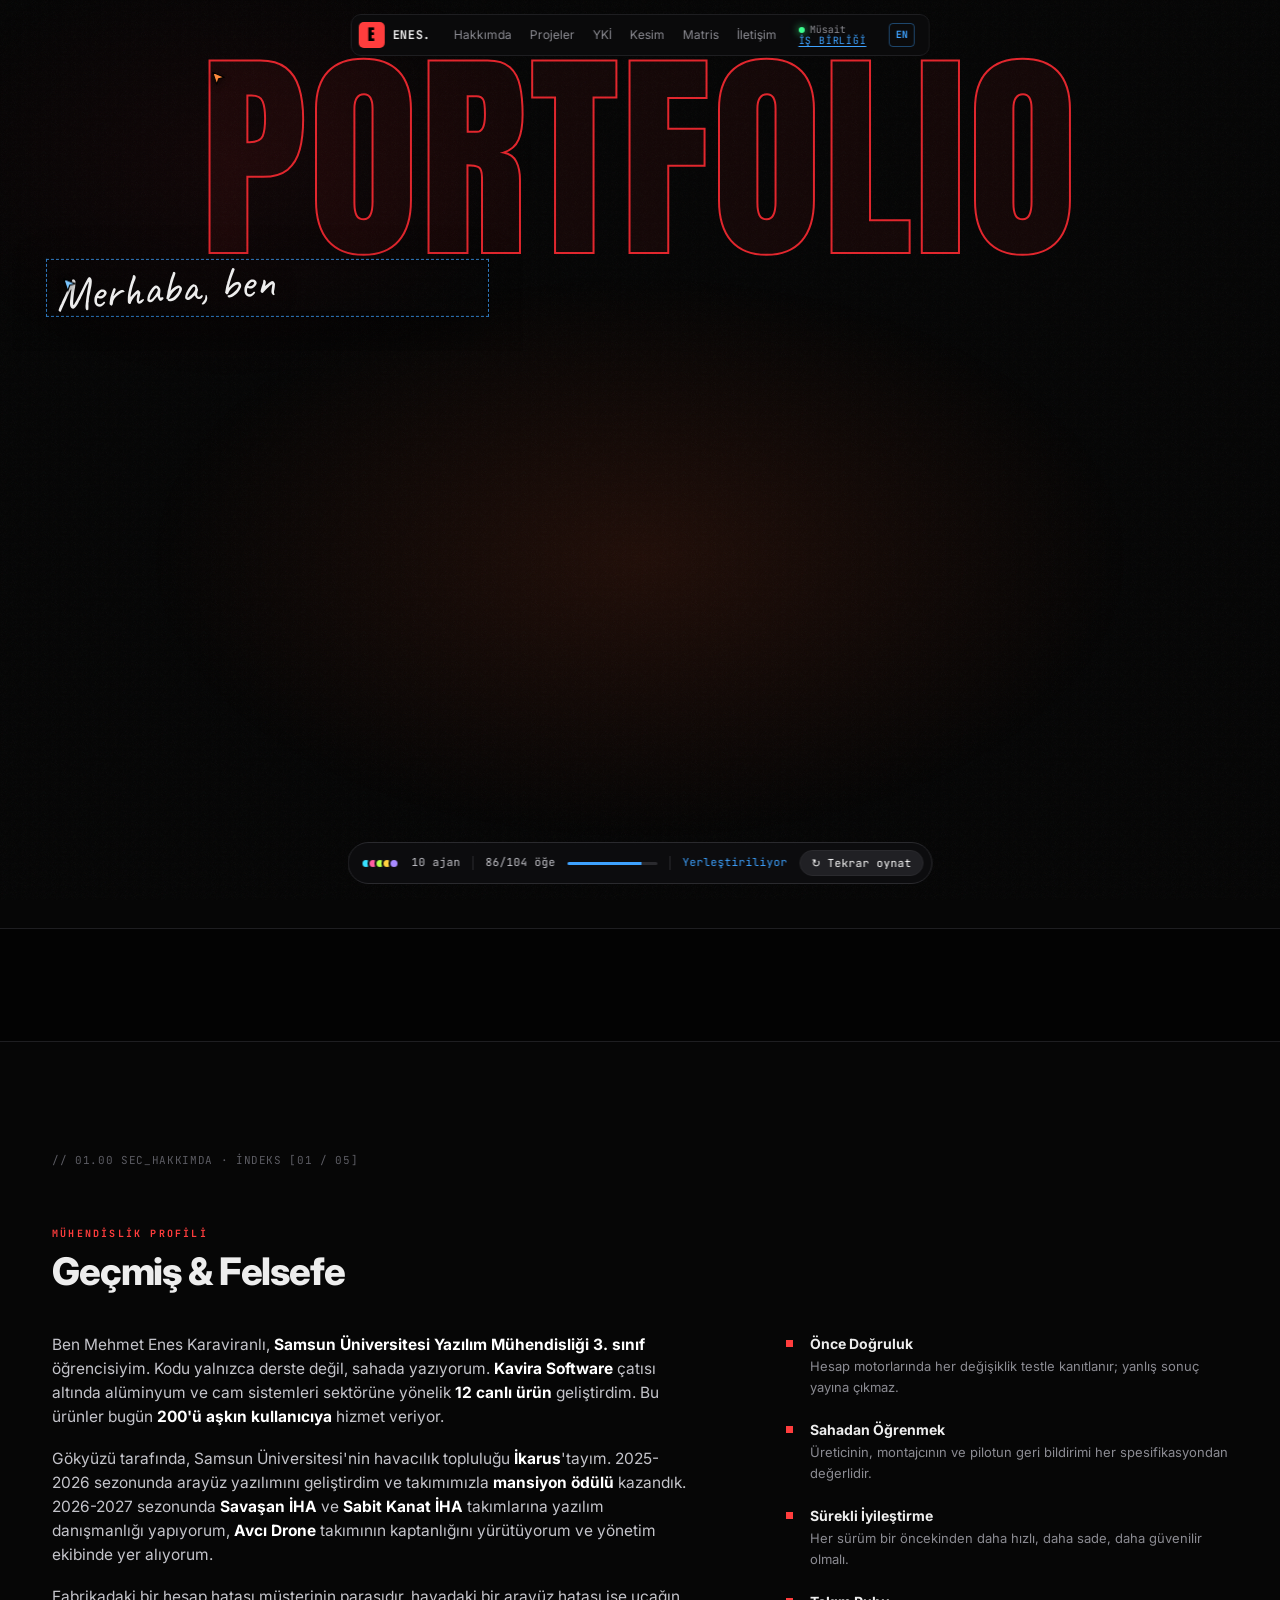
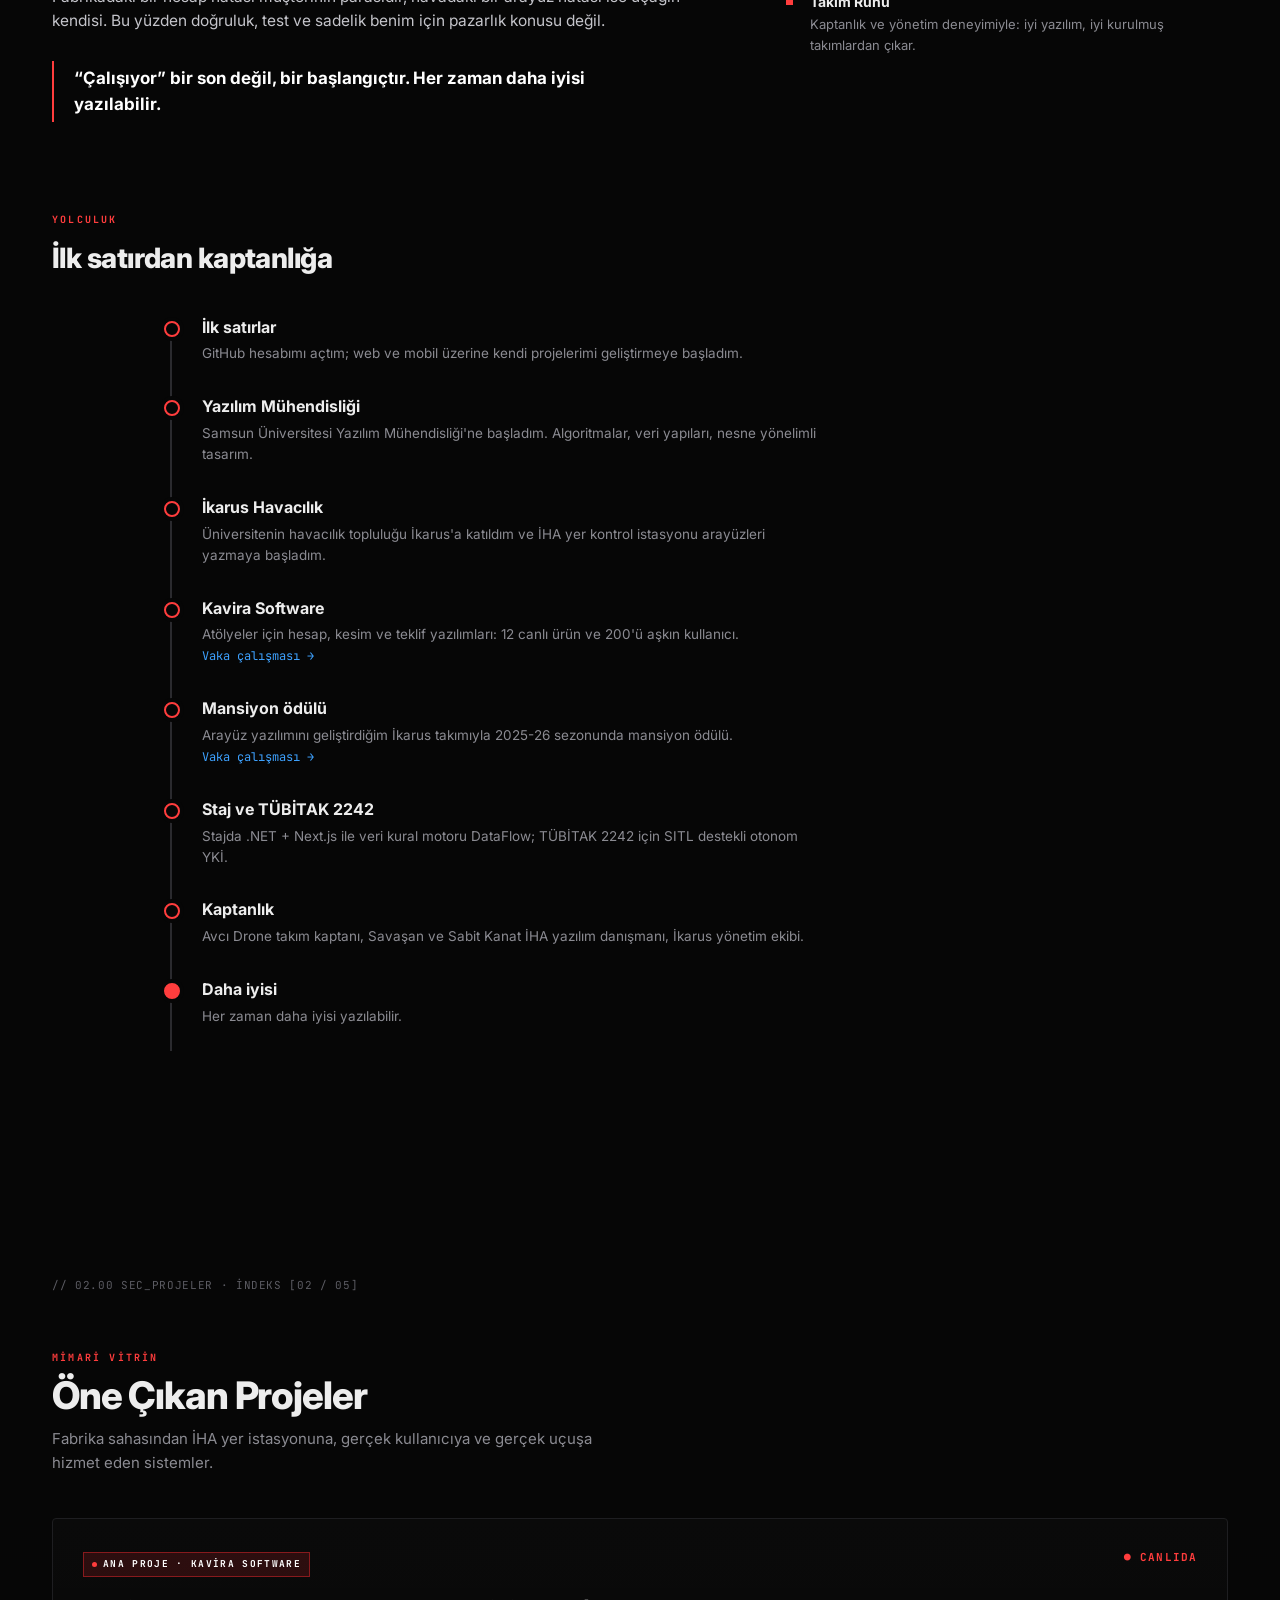
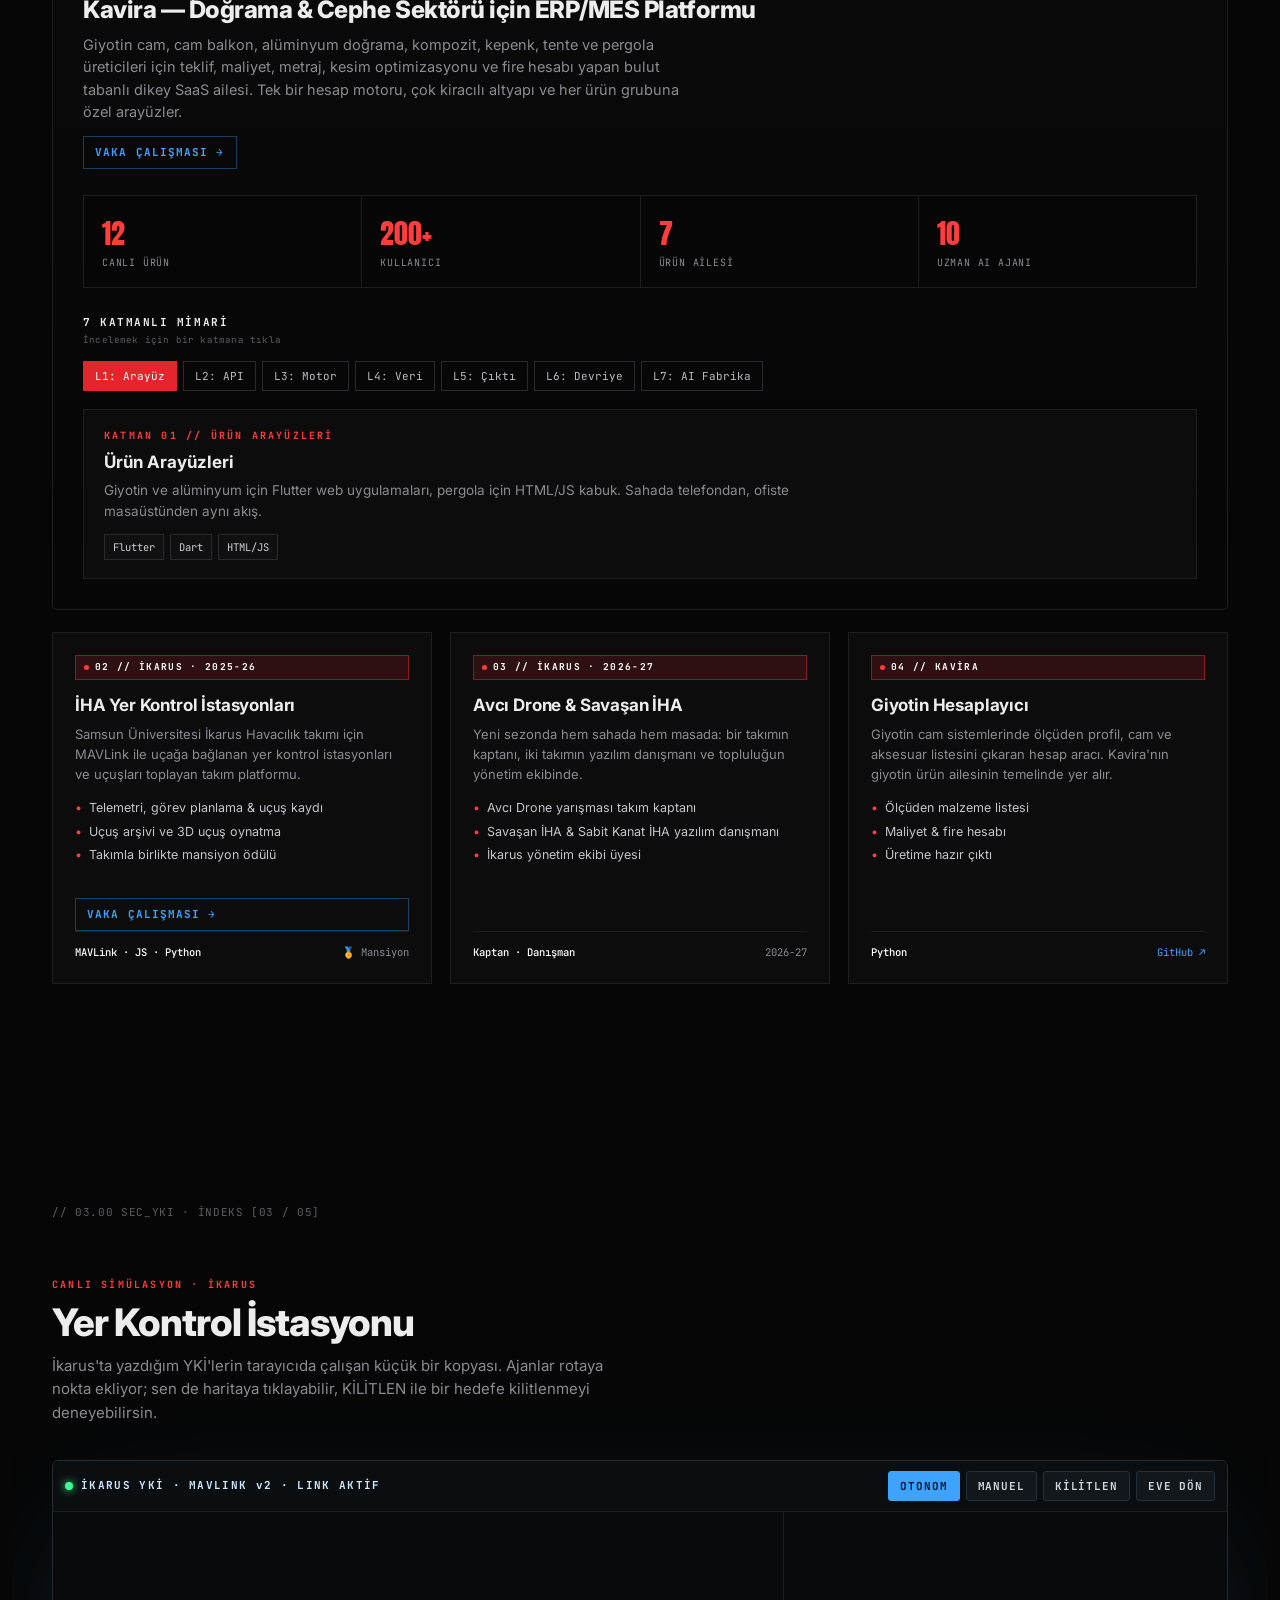
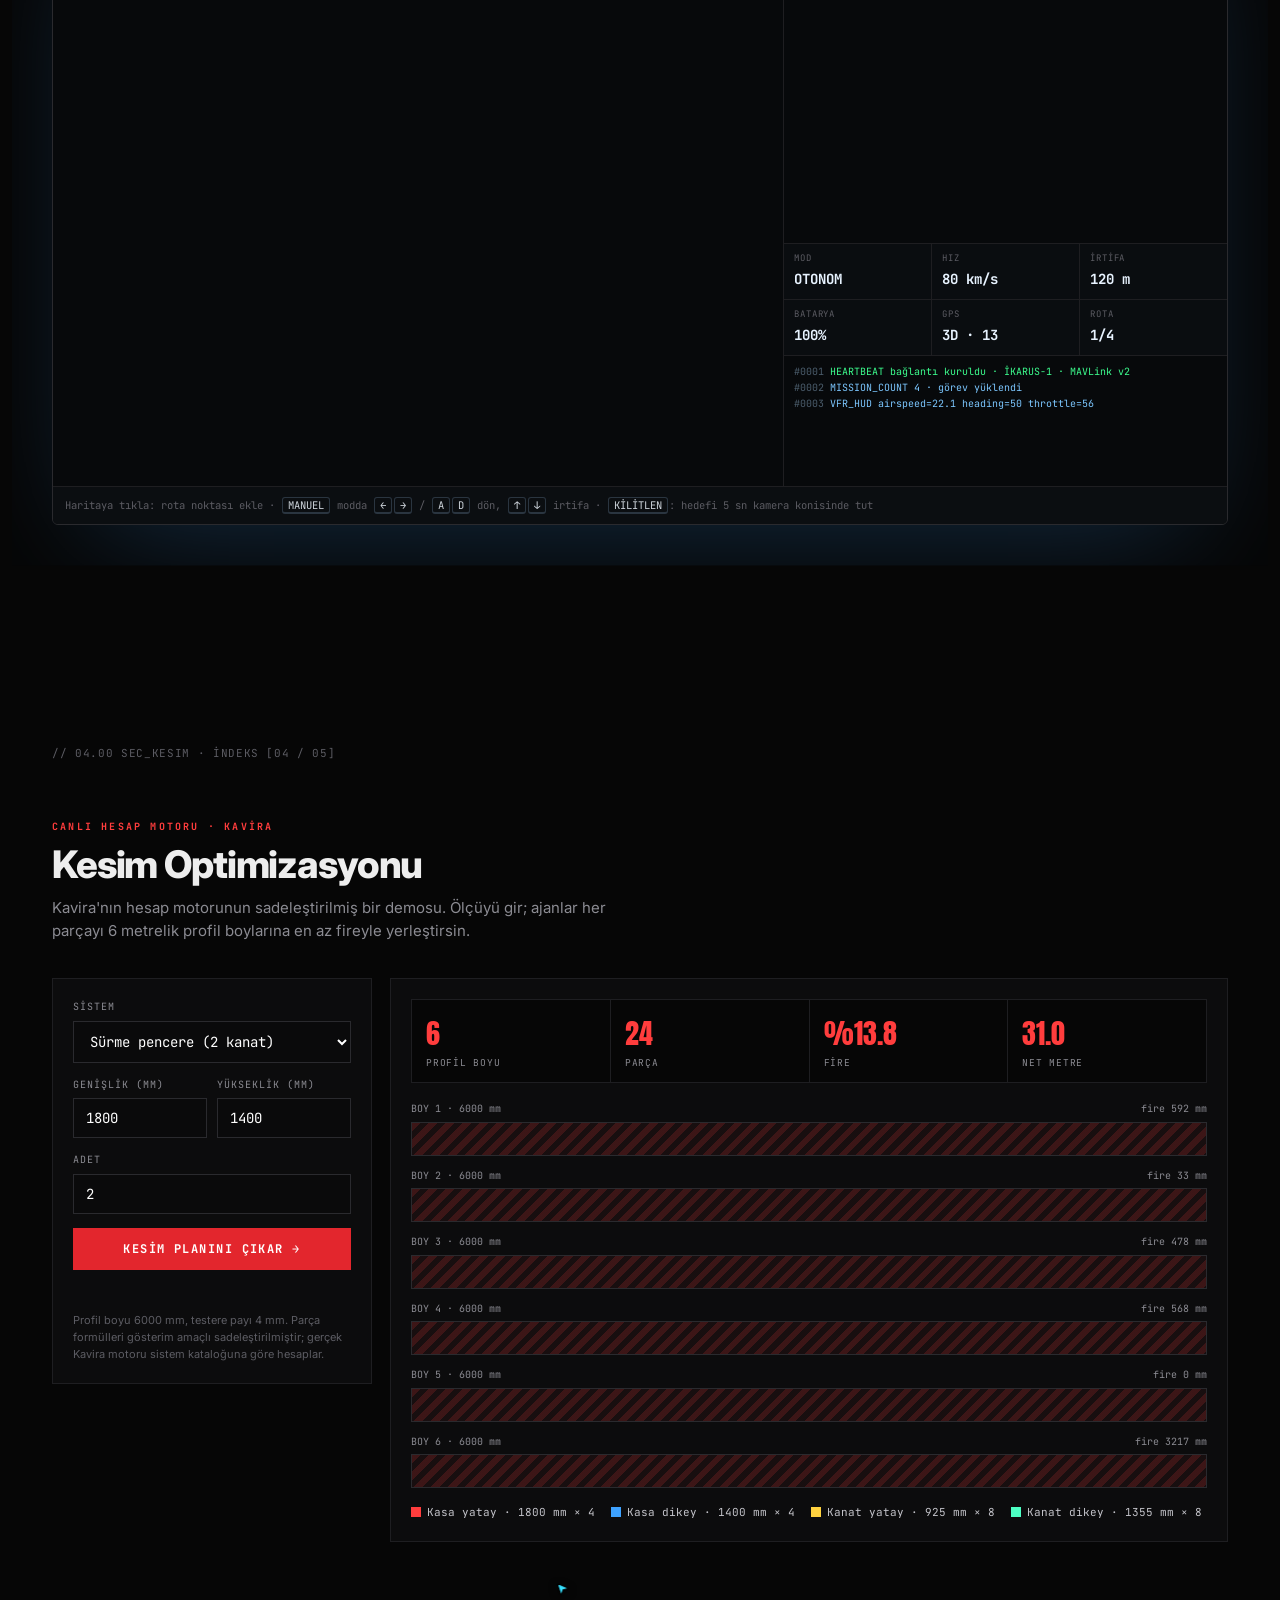
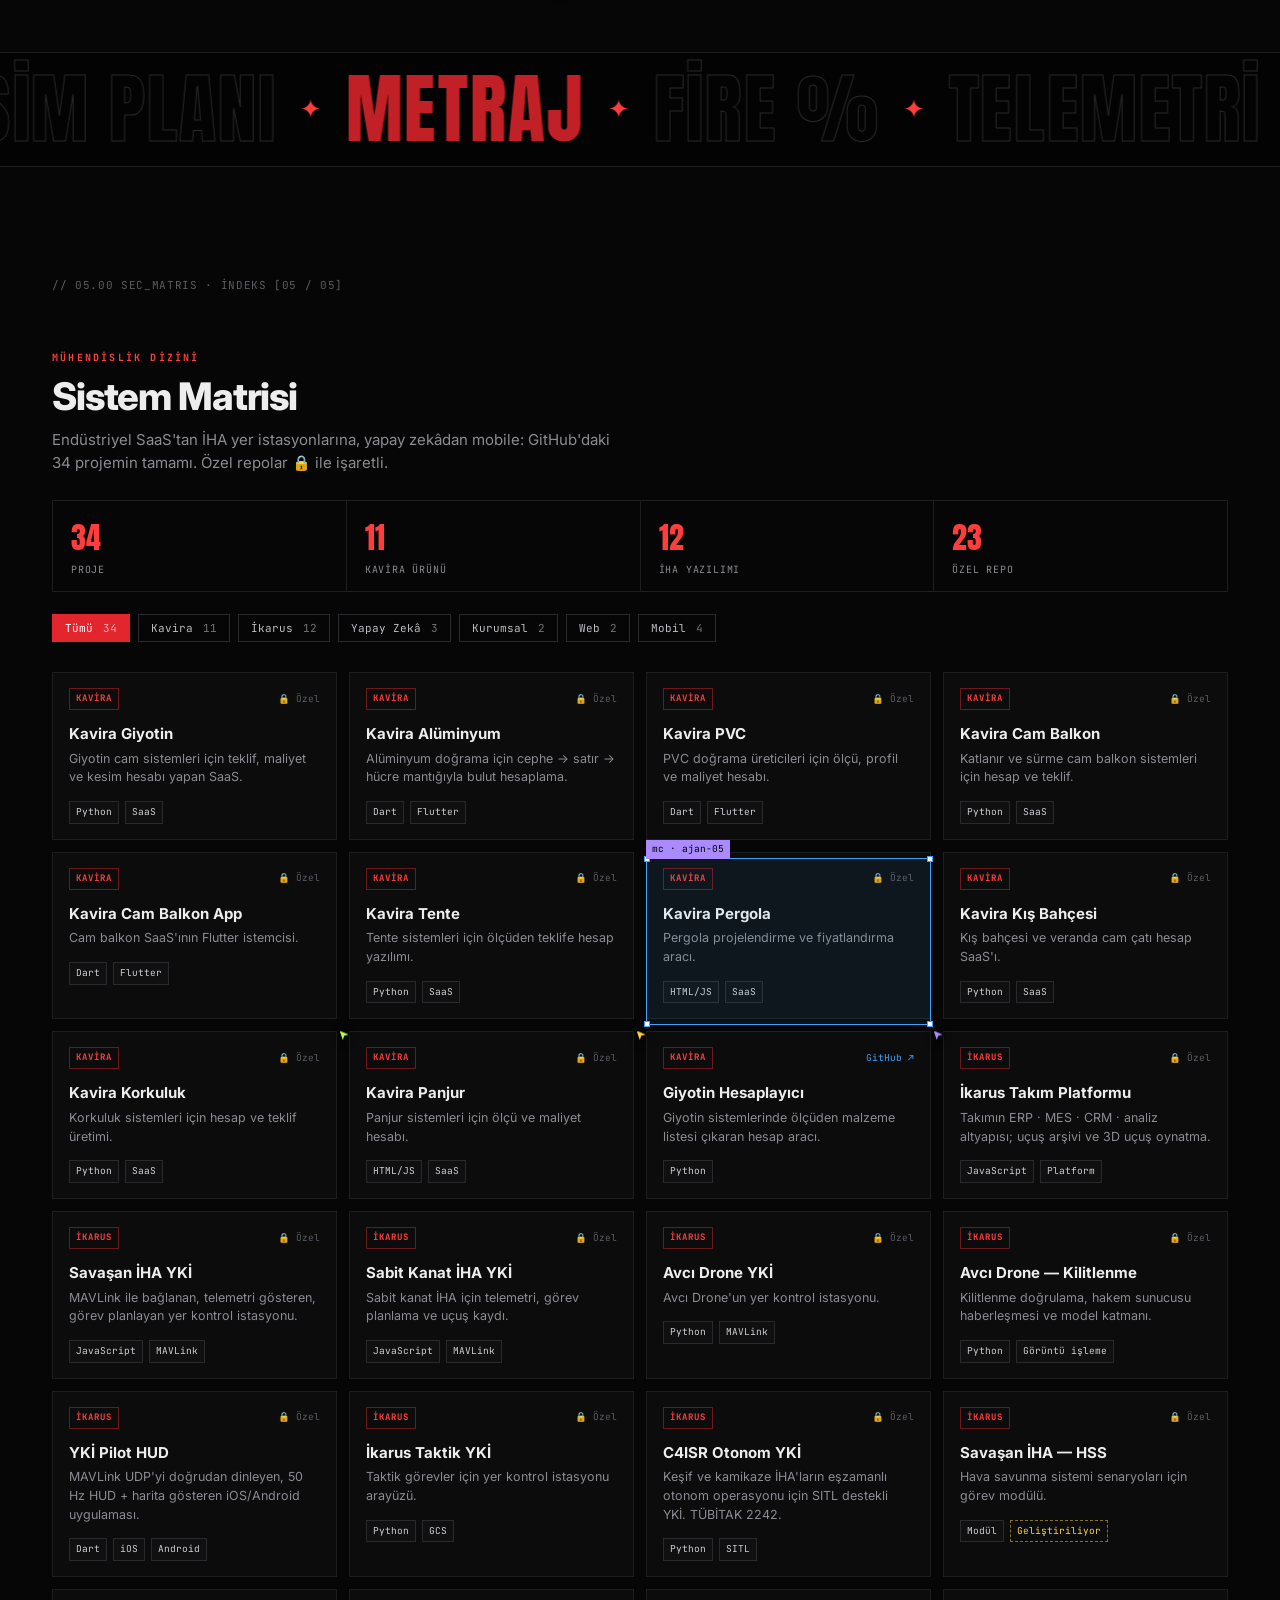
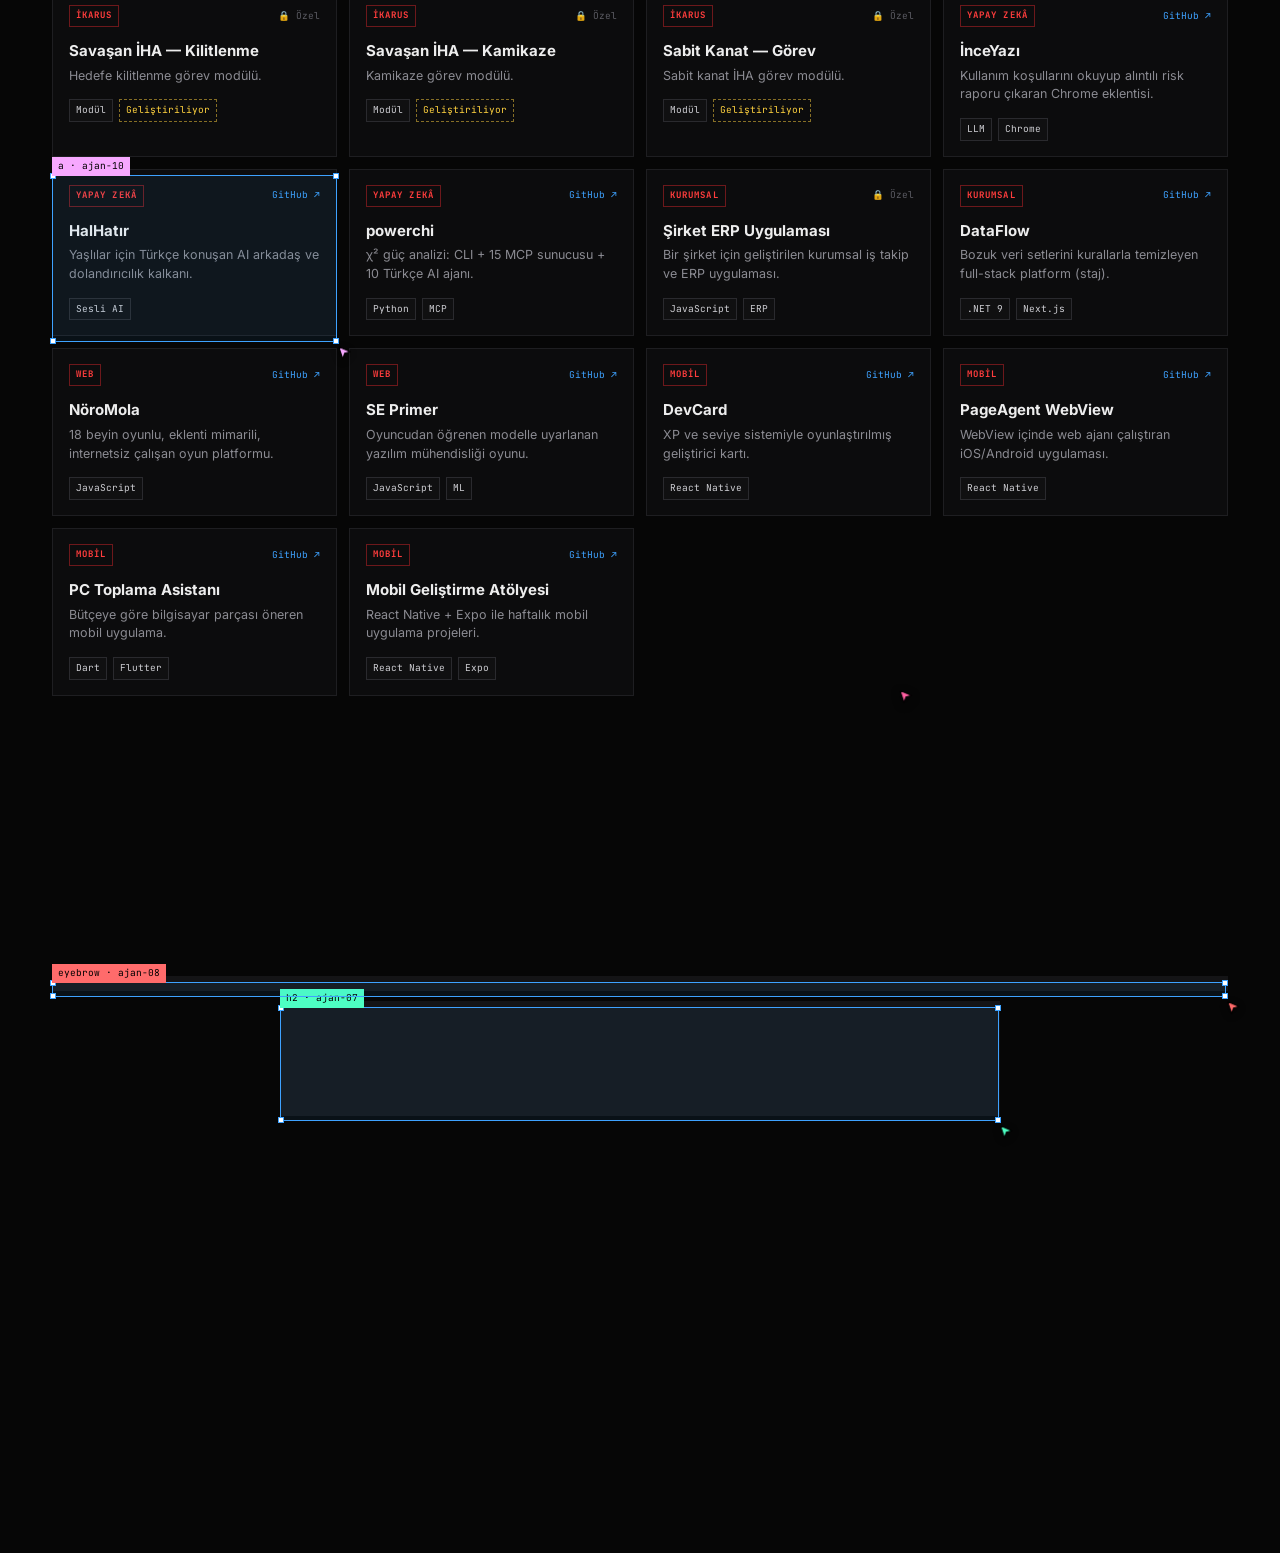
<file: index.html>
<!doctype html>
<html lang="tr">
<head>
<meta charset="utf-8">
<meta name="viewport" content="width=device-width,initial-scale=1">
<title>Mehmet Enes Karaviranlı — Yazılım Mühendisi</title>
<meta name="description" content="Mehmet Enes Karaviranlı — Yazılım Mühendisi. Kavira Software ERP/MES ürünleri, İkarus İHA arayüz yazılımları, mobil ve web uygulamaları.">
<link rel="canonical" href="https://eneskaraviranli.codes/">
<link rel="alternate" hreflang="tr" href="https://eneskaraviranli.codes/">
<link rel="alternate" hreflang="en" href="https://eneskaraviranli.codes/en/">
<link rel="alternate" hreflang="x-default" href="https://eneskaraviranli.codes/">
<meta name="author" content="Mehmet Enes Karaviranlı">
<meta name="robots" content="index, follow">
<meta property="og:type" content="profile">
<meta property="og:locale" content="tr_TR">
<meta property="og:site_name" content="Mehmet Enes Karaviranlı">
<meta property="og:title" content="Mehmet Enes Karaviranlı — Yazılım Mühendisi">
<meta property="og:description" content="Kavira Software ile 12 canlı ERP/MES ürünü, İkarus İHA yer kontrol istasyonları, mobil ve web uygulamaları.">
<meta property="og:url" content="https://eneskaraviranli.codes/">
<meta property="og:image" content="https://eneskaraviranli.codes/og-image.png">
<meta property="og:image:width" content="1200">
<meta property="og:image:height" content="630">
<meta property="og:image:alt" content="Mehmet Enes Karaviranlı — Yazılım Mühendisi portfolyosu">
<meta property="profile:first_name" content="Mehmet Enes">
<meta property="profile:last_name" content="Karaviranlı">
<meta name="twitter:card" content="summary_large_image">
<meta name="twitter:title" content="Mehmet Enes Karaviranlı — Yazılım Mühendisi">
<meta name="twitter:description" content="Kavira Software ile 12 canlı ERP/MES ürünü, İkarus İHA yer kontrol istasyonları, mobil ve web uygulamaları.">
<meta name="twitter:image" content="https://eneskaraviranli.codes/og-image.png">
<script type="application/ld+json">
{
  "@context": "https://schema.org",
  "@type": "ProfilePage",
  "url": "https://eneskaraviranli.codes/",
  "name": "Mehmet Enes Karaviranlı — Yazılım Mühendisi",
  "inLanguage": "tr",
  "mainEntity": {
    "@type": "Person",
    "name": "Mehmet Enes Karaviranlı",
    "alternateName": ["Enes Karaviranlı", "Enes"],
    "url": "https://eneskaraviranli.codes/",
    "image": "https://eneskaraviranli.codes/og-image.png",
    "jobTitle": "Yazılım Mühendisi",
    "email": "mailto:m.eneskaraviranli@gmail.com",
    "worksFor": { "@type": "Organization", "name": "Kavira Software" },
    "affiliation": [
      { "@type": "CollegeOrUniversity", "name": "Samsun Üniversitesi" },
      { "@type": "Organization", "name": "İkarus Havacılık" }
    ],
    "knowsAbout": ["Yazılım Mühendisliği", "ERP", "MES", "SaaS", "İHA Yer Kontrol İstasyonu", "MAVLink", "Python", "FastAPI", "Flutter", "React", "React Native", "TypeScript", "C#", ".NET", "Yapay Zekâ"],
    "sameAs": [
      "https://github.com/Karaviranli",
      "https://www.linkedin.com/in/enes-karaviranl%C4%B1/"
    ]
  }
}
</script>
<link rel="icon" href="favicon.svg" type="image/svg+xml">
<link rel="icon" href="favicon-32.png" sizes="32x32" type="image/png">
<link rel="apple-touch-icon" href="apple-touch-icon.png">
<meta name="theme-color" content="#060606">
<script>
  // Arama motoru ve önizleme botlarına animasyonsuz, tamamen açık sayfa göster
  window.__STATIC = /bot|crawl|spider|slurp|bingpreview|lighthouse|facebookexternalhit|whatsapp|telegram|discord|linkedin|twitter|embedly|quora|pinterest|vkshare|skype/i.test(navigator.userAgent);
  if (!window.__STATIC) document.documentElement.classList.add('js');
</script>
<link rel="preconnect" href="https://fonts.googleapis.com">
<link rel="preconnect" href="https://fonts.gstatic.com" crossorigin>
<link href="https://fonts.googleapis.com/css2?family=Anton&family=Caveat:wght@700&family=Inter:wght@400;500;600;700;800&family=JetBrains+Mono:wght@400;500;700&display=swap" rel="stylesheet">
<style id="css-boot">
/* Açılış sırasında da çalışması gereken stiller (ana CSS kapalıyken: ajanlar, durum çubuğu, perde) */
:root{--bg:#060606;--line:#1e1e21;--line2:#2a2a2e;--mute:#8b8b92;--dim:#5c5c63;--red:#ff3d3d;--red2:#e3262d;--blue:#3ea2ff;--green:#3dff8f;--mono:'JetBrains Mono',ui-monospace,monospace}
body{transition:background-color 1.1s ease,color 1.1s ease}
html.boot #codeport{display:none}
html.raw-fade main,html.raw-fade nav{opacity:0;transition:opacity .3s ease}
.ruler{display:none!important}
.grabbed{outline:1px dashed rgba(62,162,255,.75);outline-offset:5px;box-shadow:0 24px 60px rgba(0,0,0,.45)}
.status{transition:opacity .5s}.status.idle{opacity:.35}.status.idle:hover{opacity:1}
#curtain{position:fixed;left:0;right:0;bottom:0;top:0;background:#fff;z-index:50;pointer-events:none;display:none}
html.boot #curtain{display:block}
#curtain::before{content:"";position:absolute;left:0;right:0;top:-2px;height:2px;background:var(--blue);box-shadow:0 0 16px var(--blue)}
html.boot-blank #curtain::before{display:none}
#boot-term{position:fixed;left:16px;bottom:64px;z-index:72;font:500 12px/1.75 var(--mono);color:#333;pointer-events:none;white-space:pre;transition:opacity .8s ease .6s,color 1s,background-color 1s,border-color 1s;background:rgba(255,255,255,.94);border:1px solid #ddd;padding:8px 12px;border-radius:4px}
#boot-term:empty{display:none}
html:not(.boot) #boot-term{background:rgba(14,14,16,.9);border-color:#2a2a2e;opacity:0}
#boot-term .ok{color:#0a8a3a;font-weight:700}#boot-term .req{color:#1f6fd1;font-weight:700}
html:not(.boot) #boot-term{color:#c4c4ca}
html.boot-done #boot-term{opacity:0}
#agents{position:absolute;inset:0;pointer-events:none;z-index:60;overflow:hidden}
.agent{position:absolute;left:0;top:0;width:18px;height:18px;will-change:transform;filter:drop-shadow(0 2px 4px rgba(0,0,0,.55))}
.selbox{position:absolute;border:1px solid var(--blue);background:rgba(62,162,255,.07);transition:opacity .25s;pointer-events:none}
.selbox i{position:absolute;width:6px;height:6px;background:#fff;border:1px solid var(--blue)}
.selbox i:nth-child(1){left:-3px;top:-3px}.selbox i:nth-child(2){right:-3px;top:-3px}
.selbox i:nth-child(3){left:-3px;bottom:-3px}.selbox i:nth-child(4){right:-3px;bottom:-3px}
.selbox em{position:absolute;left:-1px;top:-19px;font-style:normal;font-family:var(--mono);font-size:9.5px;color:#fff;background:var(--blue);padding:2px 6px;white-space:nowrap}
.ripple{position:absolute;width:30px;height:30px;margin:-15px 0 0 -15px;border:2px solid;border-radius:50%;pointer-events:none;animation:rip .55s ease-out forwards}
.peer{position:absolute;left:0;top:0;z-index:61;pointer-events:none;will-change:transform;transition:opacity .5s;filter:drop-shadow(0 2px 6px rgba(0,0,0,.6))}
.peer em{position:absolute;left:15px;top:15px;font:700 9.5px/1 var(--mono);font-style:normal;color:#000;padding:3px 6px;border-radius:3px;white-space:nowrap}
.st-live{color:var(--green);font-weight:700}
@keyframes rip{from{transform:scale(.2);opacity:1}to{transform:scale(1.6);opacity:0}}
.status{position:fixed;left:50%;bottom:16px;transform:translateX(-50%);z-index:70;display:flex;align-items:center;gap:12px;
  font-family:var(--mono);font-size:11px;color:#c4c4ca;background:rgba(14,14,16,.88);backdrop-filter:blur(10px);-webkit-backdrop-filter:blur(10px);
  border:1px solid var(--line2);border-radius:999px;padding:7px 8px 7px 12px;white-space:nowrap}
.dots{display:flex}
.dots span{width:11px;height:11px;border-radius:50%;border:2px solid #0e0e10;margin-left:-4px}
.dots span:first-child{margin-left:0}
.bar{width:90px;height:3px;background:var(--line2);border-radius:3px;overflow:hidden}
.bar i{display:block;height:100%;width:0;background:var(--blue);transition:width .3s}
.st-state{color:var(--blue)}
.replay{font-family:var(--mono);font-size:11px;color:#fff;background:#202024;border:1px solid var(--line2);border-radius:999px;padding:5px 11px;cursor:pointer}
.sep{width:1px;height:14px;background:var(--line2)}
.caret{display:inline-block;width:2px;height:1.05em;background:var(--blue);vertical-align:-.15em;margin-left:1px;animation:blink .7s steps(1) infinite}
@keyframes blink{50%{opacity:.2}}
@media (max-width:700px){.status{font-size:10px;gap:8px}.status .bar,.status .sep.s2,.status .dots{display:none}#boot-term{font-size:10px;bottom:60px}}
@media (prefers-reduced-motion:reduce){#agents{display:none}}
</style>
<style id="css-main">
:root{
  --bg:#060606; --panel:#0c0c0d; --panel2:#111113; --line:#1e1e21; --line2:#2a2a2e;
  --text:#ededed; --mute:#8b8b92; --dim:#5c5c63;
  --red:#ff3d3d; --red2:#e3262d; --blue:#3ea2ff; --green:#3dff8f;
  --mono:'JetBrains Mono',ui-monospace,monospace; --sans:'Inter',system-ui,sans-serif;
  --cond:'Anton',Impact,sans-serif; --script:'Caveat',cursive;
}
*{box-sizing:border-box;margin:0;padding:0}
html{scroll-behavior:smooth;overflow-x:clip}
body{background:var(--bg);color:var(--text);font-family:var(--sans);line-height:1.55;position:relative;overflow-x:clip;-webkit-font-smoothing:antialiased}
body::before{content:"";position:fixed;inset:0;pointer-events:none;z-index:0;
  background:radial-gradient(55% 45% at 50% 62%,rgba(255,90,40,.11),transparent 70%),
             radial-gradient(35% 35% at 18% 18%,rgba(255,40,60,.05),transparent 70%)}
body::after{content:"";position:fixed;inset:0;pointer-events:none;z-index:0;opacity:.05;
  background-image:url("data:image/svg+xml,%3Csvg xmlns='http://www.w3.org/2000/svg' width='160' height='160'%3E%3Cfilter id='n'%3E%3CfeTurbulence baseFrequency='.9' numOctaves='2'/%3E%3C/filter%3E%3Crect width='100%25' height='100%25' filter='url(%23n)'/%3E%3C/svg%3E")}
a{color:inherit;text-decoration:none}
b,strong{color:#fff;font-weight:700}
.wrap{max-width:1240px;margin:0 auto;padding:0 32px;position:relative;z-index:1}
.mono{font-family:var(--mono)}

/* ---------- NAV ---------- */
nav{position:fixed;top:14px;left:50%;transform:translateX(-50%);z-index:50;display:flex;align-items:center;gap:22px;
  padding:7px 14px 7px 7px;background:rgba(12,12,13,.78);backdrop-filter:blur(12px);-webkit-backdrop-filter:blur(12px);
  border:1px solid var(--line);border-radius:10px;font-size:12px;white-space:nowrap}
.logo{display:flex;align-items:center;gap:8px;font-family:var(--mono);font-weight:700;letter-spacing:.06em}
.logo i{width:26px;height:26px;border-radius:5px;background:var(--red);display:grid;place-items:center;font-style:normal;font-family:var(--cond);font-size:15px;color:#000}
nav .links{display:flex;gap:18px;color:var(--mute)}
nav .links a:hover{color:#fff}
.avail{display:flex;flex-direction:column;line-height:1.1;font-family:var(--mono);font-size:10px}
.avail span{color:var(--mute);display:flex;align-items:center;gap:5px}
.avail span::before{content:"";width:6px;height:6px;border-radius:50%;background:var(--green);box-shadow:0 0 8px var(--green)}
.avail a{color:var(--blue);text-decoration:underline;text-underline-offset:2px;letter-spacing:.08em}

/* ---------- HERO ---------- */
.hero{position:relative;min-height:100vh;padding:78px 0 70px}
.giant{position:absolute;left:50%;top:58px;transform:translateX(-50%);font-family:var(--cond);font-size:clamp(84px,17.5vw,252px);
  line-height:.9;letter-spacing:.01em;color:rgba(227,38,45,.07);-webkit-text-stroke:2px var(--red2);white-space:nowrap;
  pointer-events:none;user-select:none;z-index:0}
.hero-grid{position:relative;z-index:1;display:grid;grid-template-columns:1.1fr .78fr .92fr;gap:40px;align-items:start;padding-top:clamp(130px,14.5vw,205px)}
.hello{font-family:var(--script);font-size:46px;line-height:1;transform:rotate(-4deg);display:inline-block;margin-left:4px;text-shadow:0 2px 20px rgba(0,0,0,.6)}
.name{display:block;width:max-content;margin:6px 0 18px;background:var(--red2);color:#fff;font-family:var(--cond);font-size:clamp(56px,6vw,82px);line-height:1;padding:8px 18px 6px;letter-spacing:.01em}
.role{display:inline-flex;align-items:center;gap:10px;font-family:var(--mono);font-size:11px;font-weight:700;letter-spacing:.12em;text-transform:uppercase;
  border:1px solid var(--line2);background:rgba(255,255,255,.02);padding:7px 12px}
.role::before{content:"";width:7px;height:7px;border-radius:50%;background:var(--red);box-shadow:0 0 10px var(--red)}
.lead{font-size:18px;color:#cfcfd4;max-width:470px;margin:30px 0 30px}
.btns{display:flex;flex-direction:column;align-items:flex-start;gap:12px}
.btn{font-family:var(--mono);font-size:12px;font-weight:700;letter-spacing:.14em;text-transform:uppercase;padding:13px 18px;border:1px solid transparent;cursor:pointer;transition:.2s}
.btn-blue{color:var(--blue);border-color:rgba(62,162,255,.35);background:rgba(62,162,255,.06)}
.btn-blue:hover{background:rgba(62,162,255,.15)}
.btn-ghost{color:#fff;background:#18181b;border-color:var(--line2)}
.btn-ghost:hover{border-color:#fff}
.stats{display:flex;gap:30px;margin-top:38px}
.stat b{font-family:var(--cond);font-size:30px;color:var(--red);font-weight:400;letter-spacing:.02em}
.stat small{display:block;font-family:var(--mono);font-size:10px;color:var(--mute);letter-spacing:.08em;text-transform:uppercase;margin-top:-2px}

.portrait{position:relative;margin-top:110px;aspect-ratio:4/5;background:var(--red2);overflow:hidden;box-shadow:0 30px 80px -20px rgba(227,38,45,.35)}
.portrait .ph{position:absolute;inset:0;display:grid;place-items:center;font-family:var(--cond);font-size:150px;color:rgba(0,0,0,.82);letter-spacing:-.02em}
.portrait img{position:absolute;inset:0;width:100%;height:100%;object-fit:cover;filter:grayscale(1) contrast(1.25) brightness(1.05);mix-blend-mode:multiply}
.portrait::after{content:"";position:absolute;inset:0;background:repeating-linear-gradient(0deg,rgba(0,0,0,.08) 0 1px,transparent 1px 3px);pointer-events:none}
.portrait canvas{position:absolute;inset:0;width:100%;height:100%;display:block;cursor:crosshair}
.badge{position:absolute;left:-10px;bottom:16px;z-index:2;font-family:var(--mono);font-size:10px;font-weight:700;letter-spacing:.12em;text-transform:uppercase;
  background:#0a0a0a;border:1px solid var(--red2);padding:6px 10px;display:flex;align-items:center;gap:7px}
.badge::before{content:"";width:6px;height:6px;border-radius:50%;background:var(--red);animation:blink 1.4s infinite}
@keyframes blink{50%{opacity:.2}}

.caps{margin-top:40px}
.cap{border-top:1px solid var(--line);padding:14px 0 16px}
.cap-h{display:flex;justify-content:space-between;font-family:var(--mono);font-size:10px;letter-spacing:.1em;text-transform:uppercase}
.cap-h span:first-child{color:var(--red);font-weight:700}
.cap-h span:last-child{color:var(--dim)}
.cap h3{font-size:16px;font-weight:700;margin:6px 0 3px;letter-spacing:-.01em}
.cap p{font-size:13px;color:var(--mute)}
.chips{display:flex;flex-wrap:wrap;gap:6px;margin-top:6px}
.chip{font-family:var(--mono);font-size:10.5px;color:#cfcfd4;border:1px solid var(--line2);padding:4px 8px;background:rgba(255,255,255,.015)}

/* ---------- SECTIONS ---------- */
section{position:relative;padding:110px 0}
.secidx{font-family:var(--mono);font-size:11px;color:var(--dim);letter-spacing:.06em;margin-bottom:56px}
.eyebrow{font-family:var(--mono);font-size:10px;font-weight:700;color:var(--red);letter-spacing:.22em;text-transform:uppercase;margin-bottom:10px}
h2{font-size:clamp(28px,3.2vw,38px);font-weight:800;letter-spacing:-.03em;line-height:1.1}
.sub{color:var(--mute);font-size:15px;max-width:560px;margin-top:10px}

.about{display:grid;grid-template-columns:1.5fr 1fr;gap:70px;margin-top:40px}
.about p{color:#c4c4ca;font-size:15.5px;margin-bottom:18px;max-width:640px}
blockquote{border-left:2px solid var(--red);padding:4px 0 4px 20px;margin-top:28px;font-size:17px;font-weight:700;color:#fff;max-width:600px}
.princ{display:flex;flex-direction:column;gap:22px}
.pr{display:grid;grid-template-columns:12px 1fr;gap:12px}
.pr::before{content:"";width:7px;height:7px;background:var(--red);margin-top:7px}
.pr h4{font-size:14px;font-weight:700}
.pr p{font-size:13px;color:var(--mute);margin:2px 0 0}

/* flagship */
.flag{margin-top:44px;border:1px solid var(--line);background:linear-gradient(180deg,rgba(255,255,255,.02),transparent);padding:30px;border-radius:4px}
.pill{display:inline-flex;align-items:center;gap:6px;font-family:var(--mono);font-size:9.5px;font-weight:700;letter-spacing:.14em;text-transform:uppercase;
  color:#fff;background:rgba(227,38,45,.16);border:1px solid rgba(227,38,45,.5);padding:4px 8px}
.pill::before{content:"";width:5px;height:5px;border-radius:50%;background:var(--red)}
.flag-top{display:flex;justify-content:space-between;gap:20px;align-items:flex-start}
.flag h3{font-size:24px;font-weight:800;letter-spacing:-.02em;margin:14px 0 6px}
.flag p.d{color:var(--mute);max-width:620px;font-size:14.5px}
.live{font-family:var(--mono);font-size:11px;color:var(--red);font-weight:700;letter-spacing:.1em}
.fstats{display:grid;grid-template-columns:repeat(4,1fr);gap:1px;background:var(--line);border:1px solid var(--line);margin:26px 0}
.fstats div{background:var(--bg);padding:16px 18px}
.fstats b{font-family:var(--cond);font-size:28px;color:var(--red);font-weight:400}
.fstats small{display:block;font-family:var(--mono);font-size:10px;color:var(--mute);text-transform:uppercase;letter-spacing:.08em}
.stack-h{font-family:var(--mono);font-size:11px;font-weight:700;letter-spacing:.14em}
.stack-h small{display:block;font-weight:400;color:var(--dim);letter-spacing:.02em;margin-top:2px}
.tabs{display:flex;flex-wrap:wrap;gap:6px;margin:14px 0 18px}
.tab{font-family:var(--mono);font-size:11px;color:#bdbdc3;background:transparent;border:1px solid var(--line2);padding:7px 11px;cursor:pointer;transition:.15s}
.tab:hover{border-color:#777;color:#fff}
.tab.on{background:var(--red2);border-color:var(--red2);color:#fff}
.layer{border:1px solid var(--line);background:var(--panel);padding:18px 20px}
.layer h4{font-size:17px;font-weight:700;margin:6px 0 4px}
.layer p{color:var(--mute);font-size:13.5px;max-width:760px}

.cards3{display:grid;grid-template-columns:repeat(3,1fr);gap:18px;margin-top:22px}
.pc{border:1px solid var(--line);background:var(--panel);padding:22px;display:flex;flex-direction:column;transition:border-color .2s,transform .2s}
.pc:hover{border-color:rgba(227,38,45,.6);transform:translateY(-2px)}
.pc h3{font-size:17px;font-weight:700;margin:12px 0 6px;letter-spacing:-.01em}
.pc p{font-size:13px;color:var(--mute)}
.pc ul{list-style:none;margin:14px 0 18px;font-size:12.5px;color:#c4c4ca}
.pc li{padding-left:14px;position:relative;margin-bottom:4px}
.pc li::before{content:"•";position:absolute;left:0;color:var(--red)}
.pc .ft{margin-top:auto;display:flex;justify-content:space-between;align-items:center;border-top:1px solid var(--line);padding-top:12px;font-family:var(--mono);font-size:10.5px;color:var(--mute)}
.pc .ft b{color:#fff;font-weight:500}

/* matrix */
.filters{display:flex;flex-wrap:wrap;gap:8px;margin:22px 0 30px}
.flt{font-family:var(--mono);font-size:11px;padding:6px 12px;border:1px solid var(--line2);background:transparent;color:#bdbdc3;cursor:pointer}
.flt.on{background:var(--red2);border-color:var(--red2);color:#fff}
.grid4{display:grid;grid-template-columns:repeat(4,1fr);gap:16px}
.mc{border:1px solid var(--line);background:var(--panel);padding:18px;transition:border-color .2s, opacity .3s}
.mc:hover{border-color:rgba(227,38,45,.6)}
.mc.hide{display:none}
a.mc{display:block;color:inherit}
.grid4{gap:12px}
.mc{padding:15px 16px}
.mc h4{font-size:14px;margin:12px 0 5px}
.mc p{font-size:12px;margin-bottom:12px;line-height:1.5}
.mc .chip{font-size:9.5px;padding:3px 6px}
.lock{font-family:var(--mono);font-size:9.5px;color:var(--dim)}
.gh{font-family:var(--mono);font-size:9.5px;color:var(--blue)}
.wip{font-family:var(--mono);font-size:9.5px;color:#ffd23f;border:1px dashed rgba(255,210,63,.5);padding:3px 6px}
.flt i{font-style:normal;opacity:.6;margin-left:3px}
.mstrip{display:grid;grid-template-columns:repeat(4,1fr);gap:1px;background:var(--line);border:1px solid var(--line);margin-top:26px}
.mstrip div{background:var(--bg);padding:14px 18px}
.mstrip b{font-family:var(--cond);font-size:30px;color:var(--red);font-weight:400}
.mstrip small{display:block;font-family:var(--mono);font-size:10px;color:var(--mute);text-transform:uppercase;letter-spacing:.08em}
@media (max-width:700px){.mstrip{grid-template-columns:1fr 1fr}}
.pc .ft a{color:var(--blue)}
.pc .ft a:hover{text-decoration:underline}
.mc-h{display:flex;justify-content:space-between;align-items:center}
.cat{font-family:var(--mono);font-size:9px;font-weight:700;letter-spacing:.12em;text-transform:uppercase;color:var(--red);border:1px solid rgba(227,38,45,.45);padding:3px 6px}
.yr{font-family:var(--mono);font-size:10px;color:var(--dim)}
.mc h4{font-size:15px;font-weight:700;margin:14px 0 6px;line-height:1.3}
.mc p{font-size:12.5px;color:var(--mute);margin-bottom:14px}

/* contact */
.contact{text-align:center;padding:170px 0 150px}
.contact h2{font-size:clamp(32px,4.4vw,52px);max-width:720px;margin:0 auto}
.contact .sub{margin:16px auto 0}
.mail-row{display:flex;justify-content:center;align-items:center;gap:14px;margin-top:34px;flex-wrap:wrap}
.mail{font-family:var(--mono);font-weight:700;font-size:15px}
.copy{font-family:var(--mono);font-size:11px;font-weight:700;letter-spacing:.06em;background:var(--red2);color:#fff;border:0;padding:10px 14px;cursor:pointer;display:flex;gap:7px;align-items:center}
.copy:hover{background:var(--red)}
.socials{display:flex;justify-content:center;gap:26px;margin-top:30px;font-family:var(--mono);font-size:12px;color:#c4c4ca;flex-wrap:wrap}
.socials a{display:flex;align-items:center;gap:7px}
.socials a:hover{color:#fff}
.socials svg{width:15px;height:15px}
footer{margin-top:70px;font-family:var(--mono);font-size:10.5px;color:var(--dim);line-height:1.8}

/* ---------- BUILD / AGENTS ---------- */
.js [data-b]{opacity:0;transform:translateY(6px);clip-path:inset(0 100% 0 0);transition:opacity .45s ease,transform .45s ease,clip-path .55s cubic-bezier(.6,0,.2,1)}
.js [data-b].built{opacity:1;transform:none;clip-path:inset(-40px -40px -40px -40px)}
.js .giant[data-b]{transform:translateX(-50%) translateY(6px)}
.js .giant[data-b].built{transform:translateX(-50%)}
#agents{position:absolute;inset:0;pointer-events:none;z-index:60;overflow:hidden}
.agent{position:absolute;left:0;top:0;width:18px;height:18px;will-change:transform;filter:drop-shadow(0 2px 4px rgba(0,0,0,.7))}
.selbox{position:absolute;border:1px solid var(--blue);background:rgba(62,162,255,.07);transition:opacity .25s}
.selbox i{position:absolute;width:6px;height:6px;background:#fff;border:1px solid var(--blue)}
.selbox i:nth-child(1){left:-3px;top:-3px}.selbox i:nth-child(2){right:-3px;top:-3px}
.selbox i:nth-child(3){left:-3px;bottom:-3px}.selbox i:nth-child(4){right:-3px;bottom:-3px}
.selbox em{position:absolute;left:-1px;top:-19px;font-style:normal;font-family:var(--mono);font-size:9.5px;color:#fff;background:var(--blue);padding:2px 6px;white-space:nowrap}

.status{position:fixed;left:50%;bottom:16px;transform:translateX(-50%);z-index:70;display:flex;align-items:center;gap:12px;
  font-family:var(--mono);font-size:11px;color:#c4c4ca;background:rgba(14,14,16,.88);backdrop-filter:blur(10px);-webkit-backdrop-filter:blur(10px);
  border:1px solid var(--line2);border-radius:999px;padding:7px 8px 7px 12px;white-space:nowrap}
.dots{display:flex}
.dots span{width:11px;height:11px;border-radius:50%;border:2px solid #0e0e10;margin-left:-4px}
.dots span:first-child{margin-left:0}
.bar{width:90px;height:3px;background:var(--line2);border-radius:3px;overflow:hidden}
.bar i{display:block;height:100%;width:0;background:var(--blue);transition:width .3s}
.st-state{color:var(--blue)}
.replay{font-family:var(--mono);font-size:11px;color:#fff;background:#202024;border:1px solid var(--line2);border-radius:999px;padding:5px 11px;cursor:pointer}
.replay:hover{border-color:#fff}
.sep{width:1px;height:14px;background:var(--line2)}

/* tel kafes (wireframe) aşaması */
.js [data-b]{transition:opacity .45s ease,transform .45s ease,clip-path .55s cubic-bezier(.6,0,.2,1),background-color .5s ease,color .5s ease}
.js [data-b].wire{opacity:1;transform:none;clip-path:none;background-color:rgba(150,150,162,.10)!important;color:transparent!important;
  -webkit-text-stroke-color:transparent!important;box-shadow:none!important;border-color:transparent!important;outline:none}
.js .giant[data-b].wire{transform:translateX(-50%)}
.js [data-b].wire *{visibility:hidden}
.caret{display:inline-block;width:2px;height:1.05em;background:var(--blue);vertical-align:-.15em;margin-left:1px;animation:blink .7s steps(1) infinite}
.js nav{opacity:0;transition:opacity .5s}
.js nav.on{opacity:1}

#canvas{position:fixed;inset:0;z-index:0;pointer-events:none;opacity:0;transition:opacity 1.1s ease;
  background:radial-gradient(70% 60% at 50% 45%,#3a3a3f,#26262a)}
#canvas.on{opacity:1}
#loader{position:fixed;left:50%;top:50%;transform:translate(-50%,-50%);z-index:65;display:flex;flex-direction:column;align-items:center;gap:12px;
  font-family:var(--mono);font-size:10px;color:var(--mute);letter-spacing:.08em;transition:opacity .45s,transform .45s;pointer-events:none}
#loader.off{opacity:0;transform:translate(-50%,-50%) scale(.85)}
.lbox{width:30px;height:30px;border:1px solid var(--line2);background:#131315;border-radius:6px;display:grid;place-items:center}
.lbox i{width:8px;height:8px;background:var(--red);border-radius:2px;animation:blink 1s infinite}
.cross{position:absolute;width:13px;height:13px;margin:-6px 0 0 -6px;pointer-events:none;animation:pop .28s cubic-bezier(.3,1.6,.5,1)}
.cross::before,.cross::after{content:"";position:absolute;background:#bfe0ff}
.cross::before{left:6px;top:0;width:1px;height:13px}.cross::after{top:6px;left:0;height:1px;width:13px}
@keyframes pop{from{transform:scale(0)}}

/* kaydırırken beliren cetveller */
.ruler{position:fixed;z-index:55;pointer-events:none;opacity:0;transition:opacity .35s;background-color:rgba(7,10,12,.88)}
html.scrolling .ruler{opacity:1}
#ruler-top{left:0;right:0;top:0;height:16px;border-bottom:1px solid rgba(40,200,220,.55);
  background-image:repeating-linear-gradient(90deg,rgba(40,200,220,.75) 0 1px,transparent 1px 10px),repeating-linear-gradient(90deg,rgba(40,200,220,1) 0 1px,transparent 1px 100px);
  background-size:100% 5px,100% 16px;background-repeat:repeat-x;background-position:0 100%,0 0}
#ruler-left{left:0;top:0;bottom:0;width:16px;border-right:1px solid rgba(40,200,220,.55);
  background-image:repeating-linear-gradient(180deg,rgba(40,200,220,.75) 0 1px,transparent 1px 10px),repeating-linear-gradient(180deg,rgba(40,200,220,1) 0 1px,transparent 1px 100px);
  background-size:5px 100%,16px 100%;background-repeat:repeat-y;background-position:100% 0,0 0}
.ruler span{position:absolute;font:500 8px/1 var(--mono);color:rgba(140,230,240,.95)}
#ruler-top span{top:2px;margin-left:3px}
#ruler-left span{left:2px;margin-top:3px;writing-mode:vertical-rl;transform:rotate(180deg)}
#guide{left:26px;top:0;bottom:0;width:1px;background:var(--red2)!important}
#ruler-mark{left:0;width:16px;height:4px;background:var(--red)!important;box-shadow:0 0 10px var(--red)}


.lang{font-family:var(--mono);font-size:10px;font-weight:700;color:var(--blue);text-decoration:none;border:1px solid rgba(62,162,255,.4);padding:3px 6px;border-radius:4px}
.lang:hover{background:rgba(62,162,255,.12)}

/* ---------- ZAMAN ÇİZELGESİ ---------- */
.tl-head{margin-top:90px}
.tl-title{font-size:clamp(22px,2.4vw,28px);font-weight:800;letter-spacing:-.02em}
.tl{position:relative;margin-top:34px;padding-left:150px}
.tl-line{position:absolute;left:118px;top:6px;bottom:6px;width:2px;background:var(--line2)}
.tl-line i{position:absolute;left:0;top:0;width:100%;height:0;background:linear-gradient(var(--red),var(--red2));box-shadow:0 0 12px var(--red)}
.tl-item{position:relative;display:flex;gap:0;padding:0 0 30px}
.tl-item::before{content:"";position:absolute;left:-38px;top:6px;width:12px;height:12px;border-radius:50%;background:var(--bg);border:2px solid var(--red);box-shadow:0 0 0 4px var(--bg)}
.tl-item.now::before{background:var(--red);animation:blink 1.4s infinite}
.tl-y{position:absolute;left:-150px;width:96px;text-align:right;font-family:var(--cond);font-size:24px;line-height:1;color:var(--red)}
.tl-item.now .tl-y{font-size:18px;color:var(--mute);padding-top:3px}
.tl-c h4{font-size:16px;font-weight:700;margin-bottom:4px}
.tl-c p{font-size:13.5px;color:var(--mute);max-width:620px;margin:0}
.tl-c a{color:var(--blue);font-family:var(--mono);font-size:12px;white-space:nowrap}
.case-link{display:inline-block;margin-top:12px;font-family:var(--mono);font-size:11px;font-weight:700;letter-spacing:.1em;color:var(--blue);border:1px solid rgba(62,162,255,.35);padding:7px 11px}
.case-link:hover{background:rgba(62,162,255,.12)}
@media (max-width:700px){.tl{padding-left:34px}.tl-line{left:6px}.tl-item::before{left:-34px}.tl-y{position:static;display:block;width:auto;text-align:left;font-size:20px;margin-bottom:6px}.tl-item{flex-direction:column}}

/* ---------- KAYAN BANTLAR ---------- */
.marquee{position:relative;z-index:1;overflow:hidden;border-top:1px solid var(--line);border-bottom:1px solid var(--line);padding:18px 0;background:rgba(0,0,0,.35)}
.mq-track{display:flex;align-items:center;width:max-content;will-change:transform;white-space:nowrap}
.mq-track span{font-family:var(--cond);font-size:clamp(40px,6vw,78px);line-height:1;letter-spacing:.02em;color:transparent;-webkit-text-stroke:1px rgba(255,255,255,.16);padding:0 24px}
.mq-track span.f{color:rgba(227,38,45,.85);-webkit-text-stroke:0}
.mq-track i{font-style:normal;color:var(--red);font-size:26px}
#scrollbar{position:fixed;left:0;top:0;height:2px;width:0;background:var(--red);z-index:58;box-shadow:0 0 10px var(--red);pointer-events:none}

/* ---------- YKİ ---------- */
.gcs{margin-top:36px;border:1px solid var(--line2);background:#07090b;border-radius:6px;overflow:hidden;position:relative;box-shadow:0 40px 120px -40px rgba(62,162,255,.25)}
.gcs-top{display:flex;flex-wrap:wrap;gap:10px;align-items:center;justify-content:space-between;padding:10px 12px;border-bottom:1px solid var(--line);background:#0b0e11}
.gcs-brand{font-family:var(--mono);font-size:11px;font-weight:700;letter-spacing:.12em;color:#cfe8ff;display:flex;align-items:center;gap:8px}
.gcs-brand::before{content:"";width:8px;height:8px;border-radius:50%;background:var(--green);box-shadow:0 0 8px var(--green);animation:blink 1.6s infinite}
.gcs-modes{display:flex;gap:6px;flex-wrap:wrap}
.gcs-btn{font-family:var(--mono);font-size:11px;font-weight:700;letter-spacing:.08em;color:#cfd6dd;background:#12171c;border:1px solid #243039;padding:7px 11px;cursor:pointer;border-radius:3px;transition:background .15s,border-color .15s,color .15s}
.gcs-btn:hover{border-color:#5b7183;color:#fff}
.gcs-btn.on{background:var(--blue);border-color:var(--blue);color:#001426}
.gcs-btn.lock.on{background:var(--red2);border-color:var(--red2);color:#fff}
.gcs-body{display:grid;grid-template-columns:1.65fr 1fr;min-height:460px}
.gcs-map{position:relative;border-right:1px solid var(--line);min-height:300px}
.gcs-map canvas,.gcs-pfd canvas{position:absolute;inset:0;width:100%;height:100%;display:block}
.gcs-map canvas{cursor:crosshair}
.gcs-side{display:flex;flex-direction:column;min-width:0}
.gcs-pfd{position:relative;aspect-ratio:4/3;border-bottom:1px solid var(--line)}
.gcs-tele{display:grid;grid-template-columns:repeat(3,1fr);gap:1px;background:var(--line);border-bottom:1px solid var(--line)}
.gcs-tele div{background:#0a0d10;padding:8px 10px}
.gcs-tele small{display:block;font-family:var(--mono);font-size:9px;color:var(--dim);letter-spacing:.1em}
.gcs-tele b{font-family:var(--mono);font-size:14px;color:#e8f3ff;font-weight:700}
.gcs-log{flex:1;min-height:130px;font-family:var(--mono);font-size:10px;line-height:1.6;padding:8px 10px;color:#7f98ad;overflow:hidden;white-space:nowrap}
.gcs-log .k{color:#7cc7ff}.gcs-log .w{color:#ffd23f}.gcs-log .r{color:#ff6b6b}.gcs-log .g{color:#3dff8f}.gcs-log .d{color:#4b5d6c}
.gcs-hint{font-family:var(--mono);font-size:10.5px;color:var(--dim);padding:9px 12px;border-top:1px solid var(--line);background:#0b0e11;line-height:1.9}
.gcs-hint kbd{font-family:var(--mono);border:1px solid #2a3540;border-bottom-width:2px;padding:0 5px;border-radius:3px;color:#cfd6dd;margin:0 1px}
.gcs-toast{position:absolute;left:50%;top:62px;transform:translate(-50%,-10px);opacity:0;transition:.3s;font-family:var(--mono);font-weight:700;font-size:12px;letter-spacing:.1em;background:var(--red2);color:#fff;padding:10px 16px;z-index:3;pointer-events:none;box-shadow:0 10px 40px rgba(227,38,45,.5);white-space:nowrap}
.gcs-toast.on{opacity:1;transform:translate(-50%,0)}
.gcs-toast.ok{background:#12a454;box-shadow:0 10px 40px rgba(18,164,84,.45)}

/* ---------- KESİM ---------- */
.kesim{display:grid;grid-template-columns:320px 1fr;gap:18px;margin-top:36px;align-items:start}
.k-form{border:1px solid var(--line);background:var(--panel);padding:20px;display:flex;flex-direction:column;gap:14px}
.k-form label{font-family:var(--mono);font-size:10px;color:var(--mute);letter-spacing:.1em;text-transform:uppercase;display:flex;flex-direction:column;gap:6px}
.k-form input,.k-form select{font-family:var(--mono);font-size:14px;color:#fff;background:#0a0a0b;border:1px solid var(--line2);padding:10px 12px;outline:none;border-radius:0;width:100%}
.k-form input:focus,.k-form select:focus{border-color:var(--red)}
.k-row{display:grid;grid-template-columns:1fr 1fr;gap:10px}
.k-go{font-family:var(--mono);font-weight:700;font-size:12px;letter-spacing:.12em;text-transform:uppercase;background:var(--red2);color:#fff;border:0;padding:13px;cursor:pointer}
.k-go:hover{background:var(--red)}
.k-note{font-size:11px;color:var(--dim);line-height:1.55}
.k-err{font-family:var(--mono);font-size:11px;color:#ff8080;min-height:14px}
.k-out{border:1px solid var(--line);background:var(--panel);padding:20px;min-width:0}
.k-stats{display:grid;grid-template-columns:repeat(4,1fr);gap:1px;background:var(--line);border:1px solid var(--line);margin-bottom:18px}
.k-stats div{background:var(--bg);padding:12px 14px}
.k-stats b{font-family:var(--cond);font-size:28px;color:var(--red);font-weight:400}
.k-stats small{display:block;font-family:var(--mono);font-size:9.5px;color:var(--mute);letter-spacing:.08em;text-transform:uppercase}
.k-bars{display:flex;flex-direction:column;gap:12px}
.kbar-h{display:flex;justify-content:space-between;font-family:var(--mono);font-size:10px;color:var(--mute);margin-bottom:5px}
.kbar-t{position:relative;height:34px;background:repeating-linear-gradient(135deg,rgba(255,61,61,.2) 0 6px,rgba(255,61,61,.05) 6px 12px);border:1px solid var(--line2)}
.kp{position:absolute;top:0;bottom:0;display:flex;align-items:center;justify-content:center;font-family:var(--mono);font-size:10px;font-weight:700;color:#0a0a0a;overflow:hidden;white-space:nowrap;box-shadow:inset -2px 0 0 #060606;transition:opacity .3s,transform .4s cubic-bezier(.3,1.6,.5,1)}
.kp.pend{opacity:0;transform:scaleY(.15)}
.k-legend{display:flex;flex-wrap:wrap;gap:8px 16px;margin-top:16px;font-family:var(--mono);font-size:11px;color:#c4c4ca}
.k-legend i{display:inline-block;width:10px;height:10px;margin-right:6px;vertical-align:-1px}
@media (max-width:1020px){.gcs-body{grid-template-columns:1fr}.gcs-pfd{aspect-ratio:auto;height:300px}.gcs-map{min-height:340px;border-right:0;border-bottom:1px solid var(--line)}.kesim{grid-template-columns:1fr}.k-stats{grid-template-columns:1fr 1fr}}
@media (max-width:700px){.gcs-tele{grid-template-columns:1fr 1fr}.gcs-pfd{height:240px}.gcs-map{min-height:260px}}

/* ---------- RESPONSIVE ---------- */
@media (max-width:1020px){
  .hero-grid{grid-template-columns:1fr 1fr}
  .caps{grid-column:1/-1;margin-top:10px}
  .portrait{margin-top:40px;max-width:340px}
  .about{grid-template-columns:1fr;gap:40px}
  .cards3{grid-template-columns:1fr 1fr}
  .grid4{grid-template-columns:1fr 1fr}
  .fstats{grid-template-columns:1fr 1fr}
}
@media (max-width:700px){
  .wrap{padding:0 16px}
  nav{gap:12px}
  nav .links{display:none}
  .giant{top:66px}
  .hero-grid{grid-template-columns:1fr;padding-top:22vw;gap:10px}
  .portrait{margin:30px 0 0;max-width:340px}
  .cards3,.grid4{grid-template-columns:1fr}
  .flag{padding:20px}
  .flag-top{flex-direction:column}
  section{padding:80px 0}
  .stats{gap:22px;flex-wrap:wrap}
  .status{font-size:10px;gap:8px}
  .status .bar,.status .sep.s2,.status .dots{display:none}
  .replay{padding:5px 9px}
}
@media (prefers-reduced-motion:reduce){
  html{scroll-behavior:auto}
  .js [data-b]{opacity:1;transform:none;clip-path:none;transition:none}
  .js .giant[data-b]{transform:translateX(-50%)}
  #agents{display:none}
}
</style>
<script>
  // Açılış: ana CSS'i kapat, sayfa çıplak HTML olarak başlasın (ajanlar CSS'i sonra "uygular")
  window.__BOOT = document.documentElement.classList.contains('js') && !matchMedia('(prefers-reduced-motion: reduce)').matches;
  if (window.__BOOT) { document.getElementById('css-main').media = 'not all'; document.documentElement.classList.add('boot', 'boot-blank'); }
</script>
</head>
<body>

<div id="curtain" aria-hidden="true"></div>
<div id="boot-term" aria-hidden="true"></div>
<div id="agents" aria-hidden="true"></div>
<div id="scrollbar" aria-hidden="true"></div>
<div class="ruler" id="ruler-top" aria-hidden="true"></div>
<div class="ruler" id="ruler-left" aria-hidden="true"></div>
<div class="ruler" id="guide" aria-hidden="true"></div>
<div class="ruler" id="ruler-mark" aria-hidden="true"></div>

<!-- NAV -->
<nav>
  <a href="#top" class="logo" data-b><i>E</i>ENES.</a>
  <div class="links" data-b>
    <a href="#hakkimda">Hakkımda</a><a href="#projeler">Projeler</a><a href="#yki">YKİ</a><a href="#kesim">Kesim</a><a href="#matris">Matris</a><a href="#iletisim">İletişim</a>
  </div>
  <div class="avail" data-b><span>Müsait</span><a href="#iletisim">İŞ BİRLİĞİ</a></div>
  <a class="lang" href="en/" hreflang="en" data-b>EN</a>
</nav>

<main id="top">
<!-- HERO -->
<header class="hero" data-sec>
  <div class="giant" data-b>PORTFOLIO</div>
  <div class="wrap hero-grid">
    <div>
      <div data-b><span class="hello">Merhaba, ben</span></div>
      <h1 class="name" data-b>ENES.</h1>
      <div class="role" data-b>Yazılım Mühendisi · Kavira Software</div>
      <p class="lead" data-b>Fabrikadan gökyüzüne yazılım geliştiriyorum. <b>ERP/MES sistemleri</b>, <b>İHA yer istasyonu arayüzleri</b> ve <b>mobil &amp; web uygulamaları</b>; 12 canlı üründe 200'ü aşkın kullanıcıya hizmet ediyor.</p>
      <div class="btns" data-b>
        <a href="#iletisim" class="btn btn-blue">İletişime geç →</a>
        <a href="#projeler" class="btn btn-ghost">Projeleri keşfet</a>
      </div>
      <div class="stats" data-b>
        <div class="stat"><b>12</b><small>Canlı ürün</small></div>
        <div class="stat"><b>200+</b><small>Kullanıcı</small></div>
        <div class="stat"><b>Mansiyon</b><small>İkarus 2025-26</small></div>
      </div>
    </div>

    <div>
      <div class="portrait" data-b>
        <canvas id="codeport" role="img" aria-label="Mehmet Enes Karaviranlı'nın kod karakterleriyle çizilmiş portresi"></canvas>
        <div class="badge">Sistem aktif</div>
      </div>
    </div>

    <div class="caps">
      <div class="cap" data-b>
        <div class="cap-h"><span>01.</span><span>Endüstri</span></div>
        <h3>ERP &amp; MES Sistemleri</h3>
        <p>Teklif, maliyet, metraj ve kesim optimizasyonundan üretim hattına uzanan uçtan uca işletme yazılımları.</p>
      </div>
      <div class="cap" data-b>
        <div class="cap-h"><span>02.</span><span>Havacılık</span></div>
        <h3>İHA Arayüz Geliştirme</h3>
        <p>Savaşan, sabit kanat ve avcı İHA'lar için yer istasyonu ve görev arayüzü yazılımları.</p>
      </div>
      <div class="cap" data-b>
        <div class="cap-h"><span>03.</span><span>Ürün</span></div>
        <h3>Uygulama Geliştirme</h3>
        <p>iOS, Android ve web için fikirden mağazaya, uçtan uca uygulamalar.</p>
      </div>
      <div class="cap" data-b>
        <div class="chips">
          <span class="chip">Python</span><span class="chip">FastAPI</span><span class="chip">SQLAlchemy</span><span class="chip">Dart</span>
          <span class="chip">Flutter</span><span class="chip">TypeScript</span><span class="chip">JavaScript</span><span class="chip">React</span>
          <span class="chip">Next.js</span><span class="chip">React Native</span><span class="chip">Expo</span><span class="chip">C#</span>
          <span class="chip">.NET</span><span class="chip">EF Core</span><span class="chip">Java</span><span class="chip">SQL</span>
          <span class="chip">SQLite</span><span class="chip">Node.js</span><span class="chip">HTML/CSS</span><span class="chip">Git</span>
          <span class="chip">MAVLink</span><span class="chip">SITL</span><span class="chip">MCP</span><span class="chip">AI Ajanları</span>
        </div>
      </div>
    </div>
  </div>
</header>

<div class="marquee" data-sec data-dir="1" aria-hidden="true"><div class="mq-in" data-b><div class="mq-track"><span>ERP</span><i>✦</i><span class="f">MES</span><i>✦</i><span>MAVLINK</span><i>✦</i><span>FLUTTER</span><i>✦</i><span class="f">FASTAPI</span><i>✦</i><span>REACT</span><i>✦</i><span>İHA</span><i>✦</i><span class="f">YKİ</span><i>✦</i><span>SAAS</span><i>✦</i><span>AI AJANLARI</span><i>✦</i></div></div></div>

<!-- ABOUT -->
<section id="hakkimda" data-sec>
  <div class="wrap">
    <div class="secidx" data-b>// 01.00 SEC_HAKKIMDA · İNDEKS [01 / 05]</div>
    <div class="eyebrow" data-b>Mühendislik profili</div>
    <h2 data-b>Geçmiş &amp; Felsefe</h2>
    <div class="about">
      <div>
        <p data-b>Ben Mehmet Enes Karaviranlı, <b>Samsun Üniversitesi Yazılım Mühendisliği 3. sınıf</b> öğrencisiyim. Kodu yalnızca derste değil, sahada yazıyorum. <b>Kavira Software</b> çatısı altında alüminyum ve cam sistemleri sektörüne yönelik <b>12 canlı ürün</b> geliştirdim. Bu ürünler bugün <b>200'ü aşkın kullanıcıya</b> hizmet veriyor.</p>
        <p data-b>Gökyüzü tarafında, Samsun Üniversitesi'nin havacılık topluluğu <b>İkarus</b>'tayım. 2025-2026 sezonunda arayüz yazılımını geliştirdim ve takımımızla <b>mansiyon ödülü</b> kazandık. 2026-2027 sezonunda <b>Savaşan İHA</b> ve <b>Sabit Kanat İHA</b> takımlarına yazılım danışmanlığı yapıyorum, <b>Avcı Drone</b> takımının kaptanlığını yürütüyorum ve yönetim ekibinde yer alıyorum.</p>
        <p data-b>Fabrikadaki bir hesap hatası müşterinin parasıdır, havadaki bir arayüz hatası ise uçağın kendisi. Bu yüzden doğruluk, test ve sadelik benim için pazarlık konusu değil.</p>
        <blockquote data-b>“Çalışıyor” bir son değil, bir başlangıçtır. Her zaman daha iyisi yazılabilir.</blockquote>
      </div>
      <div class="princ">
        <div class="pr" data-b><div><h4>Önce Doğruluk</h4><p>Hesap motorlarında her değişiklik testle kanıtlanır; yanlış sonuç yayına çıkmaz.</p></div></div>
        <div class="pr" data-b><div><h4>Sahadan Öğrenmek</h4><p>Üreticinin, montajcının ve pilotun geri bildirimi her spesifikasyondan değerlidir.</p></div></div>
        <div class="pr" data-b><div><h4>Sürekli İyileştirme</h4><p>Her sürüm bir öncekinden daha hızlı, daha sade, daha güvenilir olmalı.</p></div></div>
        <div class="pr" data-b><div><h4>Takım Ruhu</h4><p>Kaptanlık ve yönetim deneyimiyle: iyi yazılım, iyi kurulmuş takımlardan çıkar.</p></div></div>
      </div>
    </div>

    <div class="tl-head">
      <div class="eyebrow" data-b>Yolculuk</div>
      <h3 class="tl-title" data-b>İlk satırdan kaptanlığa</h3>
    </div>
    <div class="tl" id="tl">
      <div class="tl-line" aria-hidden="true"><i id="tl-fill"></i></div>
      <div class="tl-item" data-b><span class="tl-y">2023</span><div class="tl-c"><h4>İlk satırlar</h4><p>GitHub hesabımı açtım; web ve mobil üzerine kendi projelerimi geliştirmeye başladım.</p></div></div>
      <div class="tl-item" data-b><span class="tl-y">2024</span><div class="tl-c"><h4>Yazılım Mühendisliği</h4><p>Samsun Üniversitesi Yazılım Mühendisliği'ne başladım. Algoritmalar, veri yapıları, nesne yönelimli tasarım.</p></div></div>
      <div class="tl-item" data-b><span class="tl-y">2025</span><div class="tl-c"><h4>İkarus Havacılık</h4><p>Üniversitenin havacılık topluluğu İkarus'a katıldım ve İHA yer kontrol istasyonu arayüzleri yazmaya başladım.</p></div></div>
      <div class="tl-item" data-b><span class="tl-y">2026</span><div class="tl-c"><h4>Kavira Software</h4><p>Atölyeler için hesap, kesim ve teklif yazılımları: 12 canlı ürün ve 200'ü aşkın kullanıcı. <a href="kavira.html">Vaka çalışması →</a></p></div></div>
      <div class="tl-item" data-b><span class="tl-y">2026</span><div class="tl-c"><h4>Mansiyon ödülü</h4><p>Arayüz yazılımını geliştirdiğim İkarus takımıyla 2025-26 sezonunda mansiyon ödülü. <a href="ikarus.html">Vaka çalışması →</a></p></div></div>
      <div class="tl-item" data-b><span class="tl-y">2026</span><div class="tl-c"><h4>Staj ve TÜBİTAK 2242</h4><p>Stajda .NET + Next.js ile veri kural motoru DataFlow; TÜBİTAK 2242 için SITL destekli otonom YKİ.</p></div></div>
      <div class="tl-item" data-b><span class="tl-y">2026–27</span><div class="tl-c"><h4>Kaptanlık</h4><p>Avcı Drone takım kaptanı, Savaşan ve Sabit Kanat İHA yazılım danışmanı, İkarus yönetim ekibi.</p></div></div>
      <div class="tl-item now" data-b><span class="tl-y">Sırada</span><div class="tl-c"><h4>Daha iyisi</h4><p>Her zaman daha iyisi yazılabilir.</p></div></div>
    </div>
  </div>
</section>

<!-- FLAGSHIP -->
<section id="projeler" data-sec>
  <div class="wrap">
    <div class="secidx" data-b>// 02.00 SEC_PROJELER · İNDEKS [02 / 05]</div>
    <div class="eyebrow" data-b>Mimari vitrin</div>
    <h2 data-b>Öne Çıkan Projeler</h2>
    <p class="sub" data-b>Fabrika sahasından İHA yer istasyonuna, gerçek kullanıcıya ve gerçek uçuşa hizmet eden sistemler.</p>

    <div class="flag" data-b>
      <div class="flag-top">
        <div>
          <span class="pill">Ana proje · Kavira Software</span>
          <h3>Kavira — Doğrama &amp; Cephe Sektörü için ERP/MES Platformu</h3>
          <p class="d">Giyotin cam, cam balkon, alüminyum doğrama, kompozit, kepenk, tente ve pergola üreticileri için teklif, maliyet, metraj, kesim optimizasyonu ve fire hesabı yapan bulut tabanlı dikey SaaS ailesi. Tek bir hesap motoru, çok kiracılı altyapı ve her ürün grubuna özel arayüzler.</p>
          <a class="case-link" href="kavira.html">VAKA ÇALIŞMASI →</a>
        </div>
        <span class="live">● CANLIDA</span>
      </div>
      <div class="fstats">
        <div><b>12</b><small>Canlı ürün</small></div>
        <div><b>200+</b><small>Kullanıcı</small></div>
        <div><b>7</b><small>Ürün ailesi</small></div>
        <div><b>10</b><small>Uzman AI ajanı</small></div>
      </div>
      <div class="stack-h">7 KATMANLI MİMARİ<small>İncelemek için bir katmana tıkla</small></div>
      <div class="tabs" id="tabs"></div>
      <div class="layer" id="layer"></div>
    </div>

    <div class="cards3">
      <article class="pc" data-b>
        <span class="pill">02 // İkarus · 2025-26</span>
        <h3>İHA Yer Kontrol İstasyonları</h3>
        <p>Samsun Üniversitesi İkarus Havacılık takımı için MAVLink ile uçağa bağlanan yer kontrol istasyonları ve uçuşları toplayan takım platformu.</p>
        <ul><li>Telemetri, görev planlama &amp; uçuş kaydı</li><li>Uçuş arşivi ve 3D uçuş oynatma</li><li>Takımla birlikte mansiyon ödülü</li></ul>
        <a class="case-link" href="ikarus.html">VAKA ÇALIŞMASI →</a>
        <div class="ft"><b>MAVLink · JS · Python</b><span>🏅 Mansiyon</span></div>
      </article>
      <article class="pc" data-b>
        <span class="pill">03 // İkarus · 2026-27</span>
        <h3>Avcı Drone &amp; Savaşan İHA</h3>
        <p>Yeni sezonda hem sahada hem masada: bir takımın kaptanı, iki takımın yazılım danışmanı ve topluluğun yönetim ekibinde.</p>
        <ul><li>Avcı Drone yarışması takım kaptanı</li><li>Savaşan İHA &amp; Sabit Kanat İHA yazılım danışmanı</li><li>İkarus yönetim ekibi üyesi</li></ul>
        <div class="ft"><b>Kaptan · Danışman</b><span>2026-27</span></div>
      </article>
      <article class="pc" data-b>
        <span class="pill">04 // Kavira</span>
        <h3>Giyotin Hesaplayıcı</h3>
        <p>Giyotin cam sistemlerinde ölçüden profil, cam ve aksesuar listesini çıkaran hesap aracı. Kavira'nın giyotin ürün ailesinin temelinde yer alır.</p>
        <ul><li>Ölçüden malzeme listesi</li><li>Maliyet &amp; fire hesabı</li><li>Üretime hazır çıktı</li></ul>
        <div class="ft"><b>Python</b><a href="https://github.com/Karaviranli/giyotin_hesaplayici" target="_blank" rel="noopener">GitHub ↗</a></div>
      </article>
    </div>
  </div>
</section>

<!-- YKİ SİMÜLATÖRÜ -->
<section id="yki" data-sec>
  <div class="wrap">
    <div class="secidx" data-b>// 03.00 SEC_YKI · İNDEKS [03 / 05]</div>
    <div class="eyebrow" data-b>Canlı simülasyon · İkarus</div>
    <h2 data-b>Yer Kontrol İstasyonu</h2>
    <p class="sub" data-b>İkarus'ta yazdığım YKİ'lerin tarayıcıda çalışan küçük bir kopyası. Ajanlar rotaya nokta ekliyor; sen de haritaya tıklayabilir, KİLİTLEN ile bir hedefe kilitlenmeyi deneyebilirsin.</p>
    <div class="gcs" id="gcs" data-b>
      <div class="gcs-top">
        <div class="gcs-brand">İKARUS YKİ · MAVLINK v2 · LINK AKTİF</div>
        <div class="gcs-modes">
          <button class="gcs-btn on" data-mode="OTONOM">OTONOM</button>
          <button class="gcs-btn" data-mode="MANUEL">MANUEL</button>
          <button class="gcs-btn lock" data-mode="KİLİT">KİLİTLEN</button>
          <button class="gcs-btn" data-mode="RTL">EVE DÖN</button>
        </div>
      </div>
      <div class="gcs-body">
        <div class="gcs-map"><canvas id="gcs-map" aria-label="İHA görev haritası"></canvas></div>
        <div class="gcs-side">
          <div class="gcs-pfd"><canvas id="gcs-pfd" aria-label="Birincil uçuş göstergesi"></canvas></div>
          <div class="gcs-tele">
            <div><small>MOD</small><b data-t="mod">OTONOM</b></div>
            <div><small>HIZ</small><b data-t="hiz">79 km/s</b></div>
            <div><small>İRTİFA</small><b data-t="alt">120 m</b></div>
            <div><small>BATARYA</small><b data-t="bat">100%</b></div>
            <div><small>GPS</small><b data-t="gps">3D · 14</b></div>
            <div><small>ROTA</small><b data-t="wp">1/4</b></div>
          </div>
          <div class="gcs-log" id="gcs-log"></div>
        </div>
      </div>
      <div class="gcs-hint">Haritaya tıkla: rota noktası ekle · <kbd>MANUEL</kbd> modda <kbd>←</kbd><kbd>→</kbd> / <kbd>A</kbd><kbd>D</kbd> dön, <kbd>↑</kbd><kbd>↓</kbd> irtifa · <kbd>KİLİTLEN</kbd>: hedefi 5 sn kamera konisinde tut</div>
      <div class="gcs-toast" id="gcs-toast"></div>
    </div>
  </div>
</section>

<!-- KESİM DEMOSU -->
<section id="kesim" data-sec>
  <div class="wrap">
    <div class="secidx" data-b>// 04.00 SEC_KESIM · İNDEKS [04 / 05]</div>
    <div class="eyebrow" data-b>Canlı hesap motoru · Kavira</div>
    <h2 data-b>Kesim Optimizasyonu</h2>
    <p class="sub" data-b>Kavira'nın hesap motorunun sadeleştirilmiş bir demosu. Ölçüyü gir; ajanlar her parçayı 6 metrelik profil boylarına en az fireyle yerleştirsin.</p>
    <div class="kesim">
      <form class="k-form" id="k-form" data-b>
        <label>Sistem<select id="k-sis"><option value="surme">Sürme pencere (2 kanat)</option><option value="giyotin">Giyotin cam (3 kanat)</option><option value="sabit">Sabit pencere</option></select></label>
        <div class="k-row"><label>Genişlik (mm)<input id="k-w" type="number" value="1800" min="400" max="6000" step="10"></label><label>Yükseklik (mm)<input id="k-h" type="number" value="1400" min="400" max="3500" step="10"></label></div>
        <label>Adet<input id="k-n" type="number" value="2" min="1" max="20"></label>
        <button class="k-go" type="submit">Kesim planını çıkar →</button>
        <div class="k-err" id="k-err" role="alert"></div>
        <div class="k-note">Profil boyu 6000 mm, testere payı 4 mm. Parça formülleri gösterim amaçlı sadeleştirilmiştir; gerçek Kavira motoru sistem kataloğuna göre hesaplar.</div>
      </form>
      <div class="k-out" data-b>
        <div class="k-stats">
          <div><b data-k="boy">0</b><small>Profil boyu</small></div>
          <div><b data-k="parca">0</b><small>Parça</small></div>
          <div><b data-k="fire">%0</b><small>Fire</small></div>
          <div><b data-k="metre">0</b><small>Net metre</small></div>
        </div>
        <div class="k-bars" id="k-bars"></div>
        <div class="k-legend" id="k-legend"></div>
      </div>
    </div>
  </div>
</section>

<div class="marquee" data-sec data-dir="-1" aria-hidden="true"><div class="mq-in" data-b><div class="mq-track"><span>KESİM PLANI</span><i>✦</i><span class="f">METRAJ</span><i>✦</i><span>FİRE %</span><i>✦</i><span>TELEMETRİ</span><i>✦</i><span class="f">KİLİTLENME</span><i>✦</i><span>OTONOM</span><i>✦</i><span>TEKLİF</span><i>✦</i><span class="f">ROTA</span><i>✦</i></div></div></div>

<!-- MATRIX -->
<section id="matris" data-sec>
  <div class="wrap">
    <div class="secidx" data-b>// 05.00 SEC_MATRIS · İNDEKS [05 / 05]</div>
    <div class="eyebrow" data-b>Mühendislik dizini</div>
    <h2 data-b>Sistem Matrisi</h2>
    <p class="sub" data-b>Endüstriyel SaaS'tan İHA yer istasyonlarına, yapay zekâdan mobile: GitHub'daki 34 projemin tamamı. Özel repolar 🔒 ile işaretli.</p>
    <div class="mstrip" data-b><div><b>34</b><small>Proje</small></div><div><b>11</b><small>Kavira ürünü</small></div><div><b>12</b><small>İHA yazılımı</small></div><div><b>23</b><small>Özel repo</small></div></div>
    <div class="filters" id="filters" data-b>
      <button class="flt on" data-f="all">Tümü <i>34</i></button>
      <button class="flt" data-f="kavira">Kavira <i>11</i></button>
      <button class="flt" data-f="ikarus">İkarus <i>12</i></button>
      <button class="flt" data-f="ai">Yapay Zekâ <i>3</i></button>
      <button class="flt" data-f="kurumsal">Kurumsal <i>2</i></button>
      <button class="flt" data-f="web">Web <i>2</i></button>
      <button class="flt" data-f="mobil">Mobil <i>4</i></button>
    </div>
    <div class="grid4">
      <div class="mc" data-c="kavira" data-b><div class="mc-h"><span class="cat">Kavira</span><span class="lock">🔒 Özel</span></div><h4>Kavira Giyotin</h4><p>Giyotin cam sistemleri için teklif, maliyet ve kesim hesabı yapan SaaS.</p><div class="chips"><span class="chip">Python</span><span class="chip">SaaS</span></div></div>
      <div class="mc" data-c="kavira" data-b><div class="mc-h"><span class="cat">Kavira</span><span class="lock">🔒 Özel</span></div><h4>Kavira Alüminyum</h4><p>Alüminyum doğrama için cephe → satır → hücre mantığıyla bulut hesaplama.</p><div class="chips"><span class="chip">Dart</span><span class="chip">Flutter</span></div></div>
      <div class="mc" data-c="kavira" data-b><div class="mc-h"><span class="cat">Kavira</span><span class="lock">🔒 Özel</span></div><h4>Kavira PVC</h4><p>PVC doğrama üreticileri için ölçü, profil ve maliyet hesabı.</p><div class="chips"><span class="chip">Dart</span><span class="chip">Flutter</span></div></div>
      <div class="mc" data-c="kavira" data-b><div class="mc-h"><span class="cat">Kavira</span><span class="lock">🔒 Özel</span></div><h4>Kavira Cam Balkon</h4><p>Katlanır ve sürme cam balkon sistemleri için hesap ve teklif.</p><div class="chips"><span class="chip">Python</span><span class="chip">SaaS</span></div></div>
      <div class="mc" data-c="kavira" data-b><div class="mc-h"><span class="cat">Kavira</span><span class="lock">🔒 Özel</span></div><h4>Kavira Cam Balkon App</h4><p>Cam balkon SaaS&#x27;ının Flutter istemcisi.</p><div class="chips"><span class="chip">Dart</span><span class="chip">Flutter</span></div></div>
      <div class="mc" data-c="kavira" data-b><div class="mc-h"><span class="cat">Kavira</span><span class="lock">🔒 Özel</span></div><h4>Kavira Tente</h4><p>Tente sistemleri için ölçüden teklife hesap yazılımı.</p><div class="chips"><span class="chip">Python</span><span class="chip">SaaS</span></div></div>
      <div class="mc" data-c="kavira" data-b><div class="mc-h"><span class="cat">Kavira</span><span class="lock">🔒 Özel</span></div><h4>Kavira Pergola</h4><p>Pergola projelendirme ve fiyatlandırma aracı.</p><div class="chips"><span class="chip">HTML/JS</span><span class="chip">SaaS</span></div></div>
      <div class="mc" data-c="kavira" data-b><div class="mc-h"><span class="cat">Kavira</span><span class="lock">🔒 Özel</span></div><h4>Kavira Kış Bahçesi</h4><p>Kış bahçesi ve veranda cam çatı hesap SaaS&#x27;ı.</p><div class="chips"><span class="chip">Python</span><span class="chip">SaaS</span></div></div>
      <div class="mc" data-c="kavira" data-b><div class="mc-h"><span class="cat">Kavira</span><span class="lock">🔒 Özel</span></div><h4>Kavira Korkuluk</h4><p>Korkuluk sistemleri için hesap ve teklif üretimi.</p><div class="chips"><span class="chip">Python</span><span class="chip">SaaS</span></div></div>
      <div class="mc" data-c="kavira" data-b><div class="mc-h"><span class="cat">Kavira</span><span class="lock">🔒 Özel</span></div><h4>Kavira Panjur</h4><p>Panjur sistemleri için ölçü ve maliyet hesabı.</p><div class="chips"><span class="chip">HTML/JS</span><span class="chip">SaaS</span></div></div>
      <a class="mc" data-c="kavira" data-b href="https://github.com/Karaviranli/giyotin_hesaplayici" target="_blank" rel="noopener"><div class="mc-h"><span class="cat">Kavira</span><span class="gh">GitHub ↗</span></div><h4>Giyotin Hesaplayıcı</h4><p>Giyotin sistemlerinde ölçüden malzeme listesi çıkaran hesap aracı.</p><div class="chips"><span class="chip">Python</span></div></a>
      <div class="mc" data-c="ikarus" data-b><div class="mc-h"><span class="cat">İkarus</span><span class="lock">🔒 Özel</span></div><h4>İkarus Takım Platformu</h4><p>Takımın ERP · MES · CRM · analiz altyapısı; uçuş arşivi ve 3D uçuş oynatma.</p><div class="chips"><span class="chip">JavaScript</span><span class="chip">Platform</span></div></div>
      <div class="mc" data-c="ikarus" data-b><div class="mc-h"><span class="cat">İkarus</span><span class="lock">🔒 Özel</span></div><h4>Savaşan İHA YKİ</h4><p>MAVLink ile bağlanan, telemetri gösteren, görev planlayan yer kontrol istasyonu.</p><div class="chips"><span class="chip">JavaScript</span><span class="chip">MAVLink</span></div></div>
      <div class="mc" data-c="ikarus" data-b><div class="mc-h"><span class="cat">İkarus</span><span class="lock">🔒 Özel</span></div><h4>Sabit Kanat İHA YKİ</h4><p>Sabit kanat İHA için telemetri, görev planlama ve uçuş kaydı.</p><div class="chips"><span class="chip">JavaScript</span><span class="chip">MAVLink</span></div></div>
      <div class="mc" data-c="ikarus" data-b><div class="mc-h"><span class="cat">İkarus</span><span class="lock">🔒 Özel</span></div><h4>Avcı Drone YKİ</h4><p>Avcı Drone&#x27;un yer kontrol istasyonu.</p><div class="chips"><span class="chip">Python</span><span class="chip">MAVLink</span></div></div>
      <div class="mc" data-c="ikarus" data-b><div class="mc-h"><span class="cat">İkarus</span><span class="lock">🔒 Özel</span></div><h4>Avcı Drone — Kilitlenme</h4><p>Kilitlenme doğrulama, hakem sunucusu haberleşmesi ve model katmanı.</p><div class="chips"><span class="chip">Python</span><span class="chip">Görüntü işleme</span></div></div>
      <div class="mc" data-c="ikarus" data-b><div class="mc-h"><span class="cat">İkarus</span><span class="lock">🔒 Özel</span></div><h4>YKİ Pilot HUD</h4><p>MAVLink UDP&#x27;yi doğrudan dinleyen, 50 Hz HUD + harita gösteren iOS/Android uygulaması.</p><div class="chips"><span class="chip">Dart</span><span class="chip">iOS</span><span class="chip">Android</span></div></div>
      <div class="mc" data-c="ikarus" data-b><div class="mc-h"><span class="cat">İkarus</span><span class="lock">🔒 Özel</span></div><h4>İkarus Taktik YKİ</h4><p>Taktik görevler için yer kontrol istasyonu arayüzü.</p><div class="chips"><span class="chip">Python</span><span class="chip">GCS</span></div></div>
      <div class="mc" data-c="ikarus" data-b><div class="mc-h"><span class="cat">İkarus</span><span class="lock">🔒 Özel</span></div><h4>C4ISR Otonom YKİ</h4><p>Keşif ve kamikaze İHA&#x27;ların eşzamanlı otonom operasyonu için SITL destekli YKİ. TÜBİTAK 2242.</p><div class="chips"><span class="chip">Python</span><span class="chip">SITL</span></div></div>
      <div class="mc" data-c="ikarus" data-b><div class="mc-h"><span class="cat">İkarus</span><span class="lock">🔒 Özel</span></div><h4>Savaşan İHA — HSS</h4><p>Hava savunma sistemi senaryoları için görev modülü.</p><div class="chips"><span class="chip">Modül</span><span class="wip">Geliştiriliyor</span></div></div>
      <div class="mc" data-c="ikarus" data-b><div class="mc-h"><span class="cat">İkarus</span><span class="lock">🔒 Özel</span></div><h4>Savaşan İHA — Kilitlenme</h4><p>Hedefe kilitlenme görev modülü.</p><div class="chips"><span class="chip">Modül</span><span class="wip">Geliştiriliyor</span></div></div>
      <div class="mc" data-c="ikarus" data-b><div class="mc-h"><span class="cat">İkarus</span><span class="lock">🔒 Özel</span></div><h4>Savaşan İHA — Kamikaze</h4><p>Kamikaze görev modülü.</p><div class="chips"><span class="chip">Modül</span><span class="wip">Geliştiriliyor</span></div></div>
      <div class="mc" data-c="ikarus" data-b><div class="mc-h"><span class="cat">İkarus</span><span class="lock">🔒 Özel</span></div><h4>Sabit Kanat — Görev</h4><p>Sabit kanat İHA görev modülü.</p><div class="chips"><span class="chip">Modül</span><span class="wip">Geliştiriliyor</span></div></div>
      <a class="mc" data-c="ai" data-b href="https://github.com/Karaviranli/inceyazi" target="_blank" rel="noopener"><div class="mc-h"><span class="cat">Yapay Zekâ</span><span class="gh">GitHub ↗</span></div><h4>İnceYazı</h4><p>Kullanım koşullarını okuyup alıntılı risk raporu çıkaran Chrome eklentisi.</p><div class="chips"><span class="chip">LLM</span><span class="chip">Chrome</span></div></a>
      <a class="mc" data-c="ai" data-b href="https://github.com/Karaviranli/halhatir" target="_blank" rel="noopener"><div class="mc-h"><span class="cat">Yapay Zekâ</span><span class="gh">GitHub ↗</span></div><h4>HalHatır</h4><p>Yaşlılar için Türkçe konuşan AI arkadaş ve dolandırıcılık kalkanı.</p><div class="chips"><span class="chip">Sesli AI</span></div></a>
      <a class="mc" data-c="ai" data-b href="https://github.com/Karaviranli/yzm301-chi2-teardown" target="_blank" rel="noopener"><div class="mc-h"><span class="cat">Yapay Zekâ</span><span class="gh">GitHub ↗</span></div><h4>powerchi</h4><p>χ² güç analizi: CLI + 15 MCP sunucusu + 10 Türkçe AI ajanı.</p><div class="chips"><span class="chip">Python</span><span class="chip">MCP</span></div></a>
      <div class="mc" data-c="kurumsal" data-b><div class="mc-h"><span class="cat">Kurumsal</span><span class="lock">🔒 Özel</span></div><h4>Şirket ERP Uygulaması</h4><p>Bir şirket için geliştirilen kurumsal iş takip ve ERP uygulaması.</p><div class="chips"><span class="chip">JavaScript</span><span class="chip">ERP</span></div></div>
      <a class="mc" data-c="kurumsal" data-b href="https://github.com/Karaviranli/AKO-Staj-Proje-1" target="_blank" rel="noopener"><div class="mc-h"><span class="cat">Kurumsal</span><span class="gh">GitHub ↗</span></div><h4>DataFlow</h4><p>Bozuk veri setlerini kurallarla temizleyen full-stack platform (staj).</p><div class="chips"><span class="chip">.NET 9</span><span class="chip">Next.js</span></div></a>
      <a class="mc" data-c="web" data-b href="https://github.com/Karaviranli/noromola" target="_blank" rel="noopener"><div class="mc-h"><span class="cat">Web</span><span class="gh">GitHub ↗</span></div><h4>NöroMola</h4><p>18 beyin oyunlu, eklenti mimarili, internetsiz çalışan oyun platformu.</p><div class="chips"><span class="chip">JavaScript</span></div></a>
      <a class="mc" data-c="web" data-b href="https://github.com/Karaviranli/yzm301-se-primer" target="_blank" rel="noopener"><div class="mc-h"><span class="cat">Web</span><span class="gh">GitHub ↗</span></div><h4>SE Primer</h4><p>Oyuncudan öğrenen modelle uyarlanan yazılım mühendisliği oyunu.</p><div class="chips"><span class="chip">JavaScript</span><span class="chip">ML</span></div></a>
      <a class="mc" data-c="mobil" data-b href="https://github.com/Karaviranli/devcard" target="_blank" rel="noopener"><div class="mc-h"><span class="cat">Mobil</span><span class="gh">GitHub ↗</span></div><h4>DevCard</h4><p>XP ve seviye sistemiyle oyunlaştırılmış geliştirici kartı.</p><div class="chips"><span class="chip">React Native</span></div></a>
      <a class="mc" data-c="mobil" data-b href="https://github.com/Karaviranli/pageagent-webview-app" target="_blank" rel="noopener"><div class="mc-h"><span class="cat">Mobil</span><span class="gh">GitHub ↗</span></div><h4>PageAgent WebView</h4><p>WebView içinde web ajanı çalıştıran iOS/Android uygulaması.</p><div class="chips"><span class="chip">React Native</span></div></a>
      <a class="mc" data-c="mobil" data-b href="https://github.com/Karaviranli/pc-toplama-asistani" target="_blank" rel="noopener"><div class="mc-h"><span class="cat">Mobil</span><span class="gh">GitHub ↗</span></div><h4>PC Toplama Asistanı</h4><p>Bütçeye göre bilgisayar parçası öneren mobil uygulama.</p><div class="chips"><span class="chip">Dart</span><span class="chip">Flutter</span></div></a>
      <a class="mc" data-c="mobil" data-b href="https://github.com/Karaviranli/MobilUygulamaGelistirme" target="_blank" rel="noopener"><div class="mc-h"><span class="cat">Mobil</span><span class="gh">GitHub ↗</span></div><h4>Mobil Geliştirme Atölyesi</h4><p>React Native + Expo ile haftalık mobil uygulama projeleri.</p><div class="chips"><span class="chip">React Native</span><span class="chip">Expo</span></div></a>
    </div>
  </div>
</section>

<!-- CONTACT -->
<section id="iletisim" class="contact" data-sec>
  <div class="wrap">
    <div class="eyebrow" data-b>Doğrudan bağlantı</div>
    <h2 id="cta" data-b>Birlikte Olağanüstü Bir Şey İnşa Edelim.</h2>
    <p class="sub" data-b>ERP/MES projeleri, İHA yazılımları, mobil &amp; web ürünler, staj ve iş birliği fırsatları için yazabilirsin.</p>
    <div class="mail-row" data-b>
      <span class="mail" id="mail">m.eneskaraviranli@gmail.com</span>
      <button class="copy" id="copy"><svg width="12" height="12" viewBox="0 0 24 24" fill="none" stroke="currentColor" stroke-width="2.4"><rect x="9" y="9" width="12" height="12" rx="2"/><path d="M5 15V5a2 2 0 0 1 2-2h10"/></svg><span>E-postayı kopyala</span></button>
    </div>
    <div class="socials" data-b>
      <a href="https://github.com/Karaviranli" target="_blank" rel="noopener"><svg width="15" height="15" viewBox="0 0 24 24" fill="currentColor"><path d="M12 .5a12 12 0 0 0-3.8 23.4c.6.1.8-.3.8-.6v-2c-3.3.7-4-1.6-4-1.6-.6-1.4-1.4-1.8-1.4-1.8-1-.7.1-.7.1-.7 1.2.1 1.8 1.2 1.8 1.2 1 1.8 2.8 1.3 3.5 1 .1-.8.4-1.3.7-1.6-2.7-.3-5.5-1.3-5.5-6 0-1.2.5-2.3 1.3-3.1-.2-.4-.6-1.6.1-3.2 0 0 1-.3 3.3 1.2a11.5 11.5 0 0 1 6 0C17.3 4.7 18.3 5 18.3 5c.7 1.6.2 2.8.1 3.2.8.8 1.3 1.9 1.3 3.1 0 4.6-2.8 5.6-5.5 5.9.4.4.8 1.1.8 2.2v3.3c0 .3.2.7.8.6A12 12 0 0 0 12 .5z"/></svg>github.com/Karaviranli</a>
      <a href="https://www.linkedin.com/in/enes-karaviranl%C4%B1/" target="_blank" rel="noopener"><svg width="15" height="15" viewBox="0 0 24 24" fill="currentColor"><path d="M20.4 20.5h-3.6v-5.6c0-1.3 0-3-1.8-3s-2.1 1.4-2.1 2.9v5.7H9.3V9h3.4v1.6c.5-.9 1.6-1.8 3.4-1.8 3.6 0 4.3 2.4 4.3 5.5v6.2zM5.3 7.4a2.1 2.1 0 1 1 0-4.2 2.1 2.1 0 0 1 0 4.2zM7.1 20.5H3.5V9h3.6v11.5zM22.2 0H1.8C.8 0 0 .8 0 1.7v20.6c0 .9.8 1.7 1.8 1.7h20.4c1 0 1.8-.8 1.8-1.7V1.7C24 .8 23.2 0 22.2 0z"/></svg>in/enes-karaviranlı</a>
      <a href="mailto:m.eneskaraviranli@gmail.com"><svg width="15" height="15" viewBox="0 0 24 24" fill="none" stroke="currentColor" stroke-width="2"><rect x="2" y="4" width="20" height="16" rx="2"/><path d="m22 6-10 7L2 6"/></svg>E-posta gönder</a>
    </div>
    <footer data-b>© 2026 Mehmet Enes Karaviranlı · Tüm sistemler çalışıyor<br>Samsun Üniversitesi · Yazılım Mühendisliği</footer>
  </div>
</section>
</main>

<!-- STATUS BAR -->
<div class="status" id="status" aria-live="polite">
  <div class="dots" id="dots"></div>
  <span id="st-agents">8 ajan</span>
  <span class="sep"></span>
  <span id="st-count">0/0 öğe</span>
  <div class="bar"><i id="st-bar"></i></div>
  <span class="sep s2"></span>
  <span class="st-state" id="st-state">Başlatılıyor</span>
  <button class="replay" id="replay">↻ Tekrar oynat</button>
</div>

<script>
/* ---------- 7 katman sekmeleri ---------- */
const LAYERS = [
  ['L1: Arayüz', 'Ürün Arayüzleri', 'Giyotin ve alüminyum için Flutter web uygulamaları, pergola için HTML/JS kabuk. Sahada telefondan, ofiste masaüstünden aynı akış.', ['Flutter','Dart','HTML/JS']],
  ['L2: API', 'Backend & Yetki', 'FastAPI uçları, kimlik doğrulama ve rol tabanlı yetki. Her firmanın verisi çok kiracılı izolasyonla birbirinden ayrı.', ['FastAPI','Python','Multi-tenant']],
  ['L3: Motor', 'Hesap Motoru', 'Maliyet, metraj, kesim optimizasyonu, fire ve katalog: ürünün fikri mülkiyeti bu katmanda. Yanlış hesap müşterinin parasıdır, bu yüzden her değişiklik testle kanıtlanır.', ['Optimizasyon','Test','Katalog']],
  ['L4: Veri', 'Veri Katmanı', 'SQLAlchemy modelleri, kontrollü migration akışı ve firma bazlı katalog/fiyat verisi.', ['SQLAlchemy','SQL','Migration']],
  ['L5: Çıktı', 'Belge Üretimi', 'Tek tıkla PDF teklif, Excel kesim listesi ve üretime hazır iş emirleri: ERP’den MES’e köprü.', ['PDF','Excel','İş emri']],
  ['L6: Devriye', 'Gözetim & Güvenlik', 'Ürünlerin sağlığı, sertifikalar, disk/kaynak durumu ve sessiz hatalar sürekli taranır. KVKK uyumu tasarımın parçası.', ['Monitoring','KVKK','Güvenlik']],
  ['L7: AI Fabrika', 'AI Ajan Fabrikası', 'Yönetici, backend, frontend, hesap motoru, test, devriye, SEO, marka, analiz ve keşif: 10 uzman AI ajanının paralel çalıştığı geliştirme hattı.', ['AI Ajanları','Claude Code','SEO']],
];
const tabs = document.getElementById('tabs'), layerEl = document.getElementById('layer');
function showLayer(i){
  [...tabs.children].forEach((t,j)=>t.classList.toggle('on', j===i));
  const [, title, desc, tech] = LAYERS[i];
  layerEl.innerHTML = `<div class="eyebrow" style="margin:0">Katman 0${i+1} // ${title}</div>
    <h4>${title}</h4><p>${desc}</p><div class="chips" style="margin-top:12px">${tech.map(t=>`<span class="chip">${t}</span>`).join('')}</div>`;
}
LAYERS.forEach((l,i)=>{ const b=document.createElement('button'); b.className='tab'; b.textContent=l[0]; b.onclick=()=>showLayer(i); tabs.append(b); });
showLayer(0);

/* ---------- Sekme başlığı: durmadan yazılıp silinir ---------- */
(() => {
  const PHRASES = [
    'Enes Karaviranlı',
    'Yazılım Mühendisi',
    'ERP & MES Sistemleri',
    'İHA Yer İstasyonları',
    '12 Canlı Ürün · 200+ Kullanıcı',
    'Kavira Software',
    'İkarus · Avcı Drone Kaptanı',
    'eneskaraviranli.codes',
  ];
  const AWAY = ['👋 Geri gel…', '⚠ Derleme yarım kaldı', '🚀 Seni bekliyorum'];
  let i = 0, n = 0, dir = 1, awayIdx = 0, timer, holdUntil = 0;
  const caret = () => (Date.now() / 450 | 0) % 2 ? '▍' : ' ';
  function step() {
    const p = PHRASES[i];
    if (Date.now() < holdUntil) { document.title = '> ' + p + caret(); timer = setTimeout(step, 450); return; } // beklerken imleç yanıp söner
    n += dir;
    let wait = dir > 0 ? 75 + Math.random() * 60 : 28;
    if (n >= p.length) { n = p.length; dir = -1; holdUntil = Date.now() + 1900; wait = 450; }
    else if (n <= 0) { n = 0; dir = 1; i = (i + 1) % PHRASES.length; wait = 350; }
    document.title = '> ' + p.slice(0, n) + caret();
    timer = setTimeout(step, wait);
  }
  // botlarda ve "hareketi azalt" açıkken başlık sabit kalır
  if (window.__STATIC || matchMedia('(prefers-reduced-motion: reduce)').matches) return;
  document.addEventListener('visibilitychange', () => {
    clearTimeout(timer);
    if (document.hidden) { document.title = AWAY[awayIdx++ % AWAY.length]; }
    else { document.title = '> ' + PHRASES[i].slice(0, n); timer = setTimeout(step, 400); }
  });
  step();
})();

/* ---------- Matris filtresi ---------- */
document.getElementById('filters').addEventListener('click', e=>{
  const b = e.target.closest('.flt'); if(!b) return;
  document.querySelectorAll('.flt').forEach(x=>x.classList.toggle('on', x===b));
  const f = b.dataset.f;
  document.querySelectorAll('.mc').forEach(c=>c.classList.toggle('hide', f!=='all' && c.dataset.c!==f));
});

/* ---------- E-posta kopyala ---------- */
document.getElementById('copy').addEventListener('click', async e=>{
  const span = e.currentTarget.querySelector('span');
  try { await navigator.clipboard.writeText(document.getElementById('mail').textContent); span.textContent='Kopyalandı ✓'; }
  catch { span.textContent='Kopyalanamadı'; }
  setTimeout(()=>span.textContent='E-postayı kopyala', 1800);
});

/* ---------- Ajan imleçleri: sayfayı sıfırdan canlı inşa eder ----------
   Açılış: boş beyaz sayfa → çıplak HTML (tarayıcı varsayılanı) → style.css gelir,
   her öğe çıplak HTML'deki yerinde kalır ve ajanlar onları sürükleyerek gerçek yerine taşır.
   Aşağıdaki bölümler ekrana girdikçe tel kafes + daktilo ile inşa edilir. */
(() => {
  const $ = id => document.getElementById(id);
  const root = document.documentElement;
  const reduce = window.__STATIC || matchMedia('(prefers-reduced-motion: reduce)').matches;
  const items = [...document.querySelectorAll('[data-b]')];
  const status = $('status'), nav = document.querySelector('nav');
  const cssMain = $('css-main'), curtain = $('curtain'), term = $('boot-term');
  // Diğer bölümler (YKİ, kesim) boştaki ajanlara iş verebilir; animasyonsuz modda iş anında yapılır
  window.agentJob = (getPoint, onArrive) => { try { onArrive(); } catch (e) {} };
  if (reduce || !window.__BOOT) {
    items.forEach(i => i.classList.add('built')); nav.classList.add('on');
    if (reduce) status.style.display = 'none';
    if (reduce) return;
  }
  if ('scrollRestoration' in history) history.scrollRestoration = 'manual';
  scrollTo(0, 0);

  /* ---- cetveller ---- */
  const rTop = $('ruler-top'), rLeft = $('ruler-left'), rMark = $('ruler-mark');
  for (let x = 0; x < 4000; x += 100) { const s = document.createElement('span'); s.style.left = x + 'px'; s.textContent = x; rTop.append(s); }
  const leftLabels = [];
  for (let k = 0; k < 24; k++) { const s = document.createElement('span'); rLeft.append(s); leftLabels.push(s); }
  let scrollTimer;
  function updateRuler() {
    const y = scrollY;
    rLeft.style.backgroundPosition = `100% ${-y}px, 0 ${-y}px`;
    const base = Math.floor(y / 100) * 100;
    leftLabels.forEach((s, k) => { const v = base + k * 100; s.style.top = (v - y) + 'px'; s.textContent = v; });
    const max = document.documentElement.scrollHeight - innerHeight;
    rMark.style.top = (max > 0 ? (y / max) * (innerHeight - 4) : 0) + 'px';
  }
  addEventListener('scroll', () => {
    root.classList.add('scrolling');
    clearTimeout(scrollTimer);
    scrollTimer = setTimeout(() => root.classList.remove('scrolling'), 650);
    updateRuler();
  }, { passive: true });
  updateRuler();

  /* ---- ajanlar ---- */
  const COLORS = ['#38e1ff','#ff5fa2','#b4ff4d','#ffd23f','#a98bff','#ff8a3d','#4dffc3','#ff6b6b','#7cc7ff','#f7a8ff'];
  const MOBILE = innerWidth < 700;
  const N = MOBILE ? 6 : 10;
  const VISIBLE_IDLE = MOBILE ? 3 : 4;
  const layer = $('agents');
  const heroItems = [...document.querySelectorAll('nav [data-b], .hero [data-b]')];
  const TYPED = 'h2,.secidx,.eyebrow';
  $('dots').innerHTML = COLORS.slice(0, 5).map(c => `<span style="background:${c}"></span>`).join('');
  $('st-agents').textContent = N + ' ajan';

  // daktilo efekti için orijinal metinleri sakla
  const texts = new Map();
  items.forEach(el => {
    if (!el.matches(TYPED) || heroItems.includes(el)) return;
    const nodes = [], w = document.createTreeWalker(el, NodeFilter.SHOW_TEXT); let n;
    while ((n = w.nextNode())) if (n.nodeValue.trim()) nodes.push([n, n.nodeValue]);
    if (nodes.length) texts.set(el, nodes);
  });

  const TAG = el => el.tagName === 'DIV' || el.tagName === 'ARTICLE' || el.tagName === 'FORM'
    ? (el.className.split(' ')[0] || el.tagName.toLowerCase()) : el.tagName.toLowerCase();

  const agents = [];
  for (let i = 0; i < N; i++) {
    const el = document.createElement('div');
    el.className = 'agent';
    const c = COLORS[i % COLORS.length];
    el.innerHTML = `<svg viewBox="0 0 18 18" width="15" height="15"><path d="M2 1.5 L16 7.5 L9.2 9.2 L7 16 Z" fill="${c}" stroke="#000" stroke-width="1.3" stroke-linejoin="round"/></svg>`;
    layer.append(el);
    // ekranın kenarlarından içeri süzülerek gelsinler
    const side = i % 4;
    const x0 = side === 0 ? -30 : side === 1 ? innerWidth + 30 : Math.random() * innerWidth;
    const y0 = side === 2 ? -30 : side === 3 ? innerHeight + 30 : Math.random() * innerHeight;
    agents.push({ el, i, color: c, x: x0, y: y0, tx: x0, ty: y0, task: null, next: 0, op: 0, seed: Math.random() * 100 });
  }

  let queue = [], queued = new Set(), dragQ = [], jobs = [], built = 0, t0 = 0, doneAt = null;
  let dragging = 0, nextDrag = 0; // aynı anda en çok 3 öğe taşınır
  const queuedAt = new Map();
  let stage = 'blank', stageT = performance.now(), termStep = 0;
  const total = items.length;

  window.agentJob = (getPoint, onArrive) => {
    if (stage !== 'build' || jobs.length > 60) { try { onArrive(); } catch (e) {} return; }
    jobs.push({ getPoint, onArrive });
  };

  function enqueue(list) {
    list.forEach(el => { if (!queued.has(el) && !el.classList.contains('built')) { queued.add(el); queue.push(el); queuedAt.set(el, performance.now()); } });
  }
  const io = new IntersectionObserver(entries => {
    entries.forEach(en => { if (en.isIntersecting) enqueue([...en.target.querySelectorAll('[data-b]')]); });
  }, { rootMargin: '0px 0px -12% 0px' });
  const sections = [...document.querySelectorAll('[data-sec]')];

  function docRect(el) {
    const r = el.getBoundingClientRect();
    return { x: r.left + scrollX, y: r.top + scrollY, w: r.width, h: r.height };
  }

  function makeBox(a, el, r, label) {
    const b = document.createElement('div');
    b.className = 'selbox';
    b.style.left = r.x + 'px'; b.style.top = r.y + 'px'; b.style.width = '0px'; b.style.height = '0px';
    b.innerHTML = `<i></i><i></i><i></i><i></i><em style="background:${a.color};color:#000">${label || TAG(el)} · ajan-${String(a.i + 1).padStart(2, '0')}</em>`;
    layer.append(b);
    return b;
  }

  function ripple(x, y, color) {
    const r = document.createElement('div');
    r.className = 'ripple'; r.style.left = x + 'px'; r.style.top = y + 'px'; r.style.borderColor = color;
    layer.append(r); setTimeout(() => r.remove(), 600);
  }

  function writeText(nodes, count, caret) {
    let left = count, cur = null;
    for (const [n, v] of nodes) {
      if (left >= v.length) { n.nodeValue = v; left -= v.length; cur = n; }
      else if (left > 0) { n.nodeValue = v.slice(0, left); left = 0; cur = n; }
      else { n.nodeValue = ''; if (!cur) cur = n; }
    }
    if (cur && caret) cur.parentNode.insertBefore(caret, cur.nextSibling);
  }

  /* ---- açılış terminali ---- */
  function termLine(html) {
    const d = document.createElement('div'); d.innerHTML = html; term.append(d);
  }
  const TERM = [
    [60,   () => termLine('<span class="req">›</span> GET / HTTP/2 · eneskaraviranli.codes')],
    [300,  () => termLine(`<span class="ok">‹ 200</span> index.html · ${Math.round(document.documentElement.outerHTML.length / 1024)} KB`)],
    [560,  () => termLine(`<span class="req">›</span> HTML ayrıştırılıyor · ${document.getElementsByTagName('*').length} düğüm`)],
    [1300, () => termLine('<span class="req">›</span> GET /style.css')],
    [1500, () => termLine(`<span class="ok">‹ 200</span> style.css · ${Math.round(cssMain.textContent.length / 1024)} KB`)],
    [1700, () => termLine('<span class="req">›</span> CSS uygulanıyor · ajanlar yerleştiriyor…')],
  ];

  /* ---- CSS'i aç: FLIP — öğeler çıplak HTML'deki yerinde kalsın, ajanlar taşısın ---- */
  function applyCss(now) {
    const first = heroItems.map(el => el.getBoundingClientRect());
    cssMain.media = 'all';
    root.classList.remove('boot', 'boot-blank', 'raw-fade');
    nav.classList.add('on');
    heroItems.forEach(el => { el.style.transition = 'none'; el.classList.add('built'); });
    void document.body.offsetHeight; // yeni yerleşimi hesaplat
    heroItems.forEach((el, k) => {
      const base = el.classList.contains('giant') ? ' translateX(-50%)' : '';
      el.style.transform = base; // ölçüm için sade hal
      const last = el.getBoundingClientRect();
      const fy = Math.max(-60, Math.min(innerHeight + 40, first[k].top));
      el.__drag = { dx: first[k].left - last.left, dy: fy - last.top, base };
      el.style.transform = `translate(${el.__drag.dx}px,${el.__drag.dy}px)${base}`;
      el.style.opacity = '0';
    });
    dragQ = heroItems.slice();
    stage = 'build'; stageT = now; t0 = now; doneAt = null;
    sections.forEach(s => io.observe(s));
  }

  function skipIntro() {
    if (root.classList.contains('boot-done')) return;
    if (stage !== 'build') { curtain.style.top = (innerHeight + 4) + 'px'; applyCss(performance.now()); }
    const moving = agents.filter(a => a.task && a.task.drag && a.task.phase !== 'hold');
    dragQ.concat(moving.map(a => a.task.el)).forEach(el => {
      el.style.transform = ''; el.style.opacity = ''; el.classList.remove('grabbed'); delete el.__drag; built++;
    });
    moving.forEach(a => { a.task = null; });
    dragQ = []; dragging = 0;
  }
  ['wheel', 'touchstart', 'keydown', 'pointerdown'].forEach(ev => addEventListener(ev, e => {
    if (e.target && e.target.closest && e.target.closest('#replay')) return;
    skipIntro();
  }, { passive: true }));

  function ctaTarget() {
    const cta = $('cta'), r = cta.getBoundingClientRect();
    if (r.bottom < 0 || r.top > innerHeight) return null;
    const cx = MOBILE ? innerWidth / 2 : Math.min(r.right + 110, innerWidth - 120);
    return { cx: cx + scrollX, cy: r.top + r.height / 2 + scrollY, R: MOBILE ? 46 : 66 };
  }

  function updateStatus(now) {
    $('st-count').textContent = `${built}/${total} öğe`;
    $('st-bar').style.width = (built / total * 100) + '%';
    let s;
    if (stage === 'blank') s = 'Boş sayfa';
    else if (stage === 'html') s = 'HTML yükleniyor';
    else if (stage === 'raw') s = 'CSS bekleniyor';
    else if (dragQ.length || agents.some(a => a.task && a.task.drag)) s = 'Yerleştiriliyor';
    else if (built >= total) { if (!doneAt) doneAt = now; s = `Tamamlandı · ${((doneAt - t0) / 1000).toFixed(1)}sn`; }
    else if (agents.some(a => a.task) || queue.length) s = 'İnşa ediliyor';
    else s = 'Kaydırmayı bekliyor';
    $('st-state').textContent = s;
    status.classList.toggle('idle', s === 'Kaydırmayı bekliyor' || s.startsWith('Tamamlandı'));
  }

  const ease = p => p < .5 ? 4 * p * p * p : 1 - Math.pow(-2 * p + 2, 3) / 2;
  const easeOut = p => 1 - Math.pow(1 - p, 4);
  let lastStatus = 0;

  function bootTick(now) {
    const t = now - stageT;
    while (termStep < TERM.length && t >= TERM[termStep][0]) TERM[termStep++][1]();
    if (stage === 'blank' && t >= 500) { stage = 'html'; root.classList.remove('boot-blank'); }
    if (stage === 'html') {
      // beyaz perde yukarıdan aşağı çekilir: çıplak HTML satır satır "yüklenir"
      const p = Math.min(1, (t - 500) / 800);
      curtain.style.top = (ease(p) * (innerHeight + 4)) + 'px';
      if (p >= 1) stage = 'raw';
    }
    if (stage === 'raw' && t >= 1450) root.classList.add('raw-fade'); // çıplak HTML yumuşakça söner
    if (stage === 'raw' && t >= 1700) applyCss(now);
    const scanY = stage === 'html' ? parseFloat(curtain.style.top) || 0 : null;
    for (const a of agents) {
      if (scanY !== null) {
        // perdeyle birlikte aşağı inen tarayıcı sırası
        a.tx = (a.i + .5) / N * innerWidth + Math.sin(now * .003 + a.seed) * 12;
        a.ty = scanY + scrollY - 6 + Math.cos(now * .004 + a.seed) * 5;
        a.x += (a.tx - a.x) * .2; a.y += (a.ty - a.y) * .2;
      } else if (stage === 'raw') {
        // çıplak HTML'deki öğelerin üzerine dağılıp bekler
        const el = heroItems[a.i % heroItems.length], r = el.getBoundingClientRect();
        a.tx = r.left + scrollX + 6 + (a.i % 3) * 7; a.ty = r.top + scrollY + 6;
        a.x += (a.tx - a.x) * .1; a.y += (a.ty - a.y) * .1;
      } else {
        if (now > a.next) {
          a.tx = innerWidth * (.15 + Math.random() * .7); a.ty = innerHeight * (.1 + Math.random() * .4);
          a.next = now + 500 + Math.random() * 800;
        }
        a.x += (a.tx - a.x) * .05; a.y += (a.ty - a.y) * .05;
      }
      a.op += (1 - a.op) * .06;
      a.el.style.transform = `translate(${a.x}px,${a.y}px)`;
      a.el.style.opacity = a.op.toFixed(3);
    }
  }

  function tick(now) {
    if (stage !== 'build') {
      bootTick(now);
      if (now - lastStatus > 120) { updateStatus(now); lastStatus = now; }
      return requestAnimationFrame(tick);
    }
    if (TERM.length > termStep) while (termStep < TERM.length) TERM[termStep++][1]();
    if (!dragQ.length && !agents.some(a => a.task && a.task.drag) && !root.classList.contains('boot-done')) {
      root.classList.add('boot-done'); heroItems.forEach(el => { el.style.transition = ''; });
    }

    // Kaydırırken bekletme: ekrandaki öğe 500 ms'den uzun sırada kaldıysa ya da ekranın üstünden geçildiyse ajansız hemen göster
    if (queue.length) {
      queue = queue.filter(el => {
        const r = el.getBoundingClientRect();
        const passed = r.bottom < -40;
        const waited = r.top < innerHeight && r.bottom > 0 && now - (queuedAt.get(el) || now) > 500;
        if (passed || waited) { el.classList.add('built'); built++; return false; }
        return true;
      });
    }
    const ring = (queue.length || dragQ.length || jobs.length) ? null : ctaTarget();
    let freeIdx = 0;
    for (const a of agents) {
      if (!a.task && dragQ.length && dragging < 6 && now >= nextDrag) {
        const el = dragQ.shift(); dragging++; nextDrag = now + 110;
        a.task = { el, drag: true, phase: 'grab', t: now };
      } else if (!a.task && queue.length) {
        let k = queue.findIndex(e => { const q = e.getBoundingClientRect(); return q.top < innerHeight && q.bottom > 0; });
        const el = queue.splice(k < 0 ? 0 : k, 1)[0], r = docRect(el);
        a.task = { el, r, phase: 'go', t: now + Math.random() * 50 };
        a.tx = r.x; a.ty = r.y;
      } else if (!a.task && jobs.length) {
        const j = jobs.shift(), p = j.getPoint && j.getPoint();
        if (p) a.task = { phase: 'job', j, p, t: now }; else { try { j.onArrive(); } catch (e) {} }
      }
      const tk = a.task;
      let wantOp = 1;
      if (tk) {
        if (tk.phase === 'grab') {
          // öğenin şu anki (çıplak HTML'deki) köşesine git
          const r = tk.el.getBoundingClientRect();
          a.tx = r.left + scrollX + 10; a.ty = r.top + scrollY + 10;
          a.x += (a.tx - a.x) * .32; a.y += (a.ty - a.y) * .32;
          if (Math.hypot(a.tx - a.x, a.ty - a.y) < 6 || now - tk.t > 300) {
            const d = tk.el.__drag, box = docRect(tk.el);
            tk.last = { x: box.x - d.dx, y: box.y - d.dy };
            tk.el.classList.add('grabbed');
            tk.el.style.transition = 'opacity .3s ease';
            tk.el.style.opacity = '1';
            tk.phase = 'drag'; tk.t = now; tk.dur = 380 + Math.min(220, Math.hypot(d.dx, d.dy) * .18);
          }
        } else if (tk.phase === 'drag') {
          const d = tk.el.__drag, p = Math.min(1, (now - tk.t) / tk.dur), e = easeOut(p);
          const cx = d.dx * (1 - e), cy = d.dy * (1 - e);
          tk.el.style.transform = `translate(${cx}px,${cy}px)${d.base}`;
          a.x = tk.last.x + cx + 10; a.y = tk.last.y + cy + 10;
          if (p === 1) {
            tk.el.style.transform = ''; tk.el.style.opacity = ''; tk.el.classList.remove('grabbed');
            delete tk.el.__drag; built++; dragging--;
            ripple(a.x, a.y, a.color);
            tk.phase = 'hold'; tk.t = now;
          }
        } else if (tk.phase === 'job') {
          a.x += (tk.p.x - a.x) * .16; a.y += (tk.p.y - a.y) * .16;
          if (Math.hypot(tk.p.x - a.x, tk.p.y - a.y) < 3 || now - tk.t > 1100) {
            ripple(tk.p.x, tk.p.y, a.color);
            try { tk.j.onArrive(); } catch (e) {}
            a.task = null; a.next = now + 300;
          }
        } else if (tk.phase === 'go') {
          if (now >= tk.t) { a.x += (a.tx - a.x) * .28; a.y += (a.ty - a.y) * .28; }
          if (Math.hypot(a.tx - a.x, a.ty - a.y) < 6 || now - tk.t > 450) {
            tk.r = docRect(tk.el); a.x = tk.r.x; a.y = tk.r.y;
            tk.box = makeBox(a, tk.el, tk.r); tk.phase = 'draw'; tk.t = now;
          }
        } else if (tk.phase === 'draw') {
          const p = Math.min(1, (now - tk.t) / 190), e = 1 - Math.pow(1 - p, 3);
          const w = tk.r.w * e, h = tk.r.h * e;
          tk.box.style.width = w + 'px'; tk.box.style.height = h + 'px';
          a.x = tk.r.x + w; a.y = tk.r.y + h;
          if (p > .35 && !tk.el.classList.contains('wire')) tk.el.classList.add('wire');
          if (p === 1) { tk.phase = 'wire'; tk.t = now; }
        } else if (tk.phase === 'wire') {
          if (now - tk.t > 80) {
            const el = tk.el;
            el.classList.remove('wire'); el.classList.add('built'); built++;
            if (texts.has(el)) {
              const nodes = texts.get(el);
              tk.len = nodes.reduce((s, [, v]) => s + v.length, 0);
              tk.dur = Math.max(180, Math.min(480, tk.len * 9));
              el.style.minHeight = tk.r.h + 'px';
              tk.caret = document.createElement('span'); tk.caret.className = 'caret';
              writeText(nodes, 0, tk.caret);
              tk.box.querySelector('em').textContent = 'yazıyor…';
              tk.phase = 'type';
            } else tk.phase = 'paint';
            tk.t = now;
          }
        } else if (tk.phase === 'type') {
          const p = Math.min(1, (now - tk.t) / tk.dur);
          writeText(texts.get(tk.el), Math.floor(p * tk.len), tk.caret);
          const cr = tk.caret.getBoundingClientRect();
          a.x += (cr.left + scrollX + 4 - a.x) * .35; a.y += (cr.bottom + scrollY - 2 - a.y) * .35;
          if (p === 1) { tk.caret.remove(); writeText(texts.get(tk.el), tk.len, null); tk.el.style.minHeight = ''; tk.phase = 'hold'; tk.t = now; }
        } else if (tk.phase === 'paint') {
          if (now - tk.t > 90) { tk.phase = 'hold'; tk.t = now; }
        } else if (tk.phase === 'hold') {
          if (now - tk.t > 120) {
            const b = tk.box; if (b) { b.style.opacity = 0; setTimeout(() => b.remove(), 260); }
            a.task = null; a.next = 0;
          }
        }
      } else if (ring) {
        // iletişim bölümünde hilal şeklinde dönen sürü
        const k = freeIdx++;
        const th = now * .0011;
        const phi = th - k * .085;
        const R = ring.R + 9 * Math.sin(k * 1.3 + now * .003);
        a.tx = ring.cx + Math.cos(phi) * R + Math.sin(now * .004 + a.seed) * 4;
        a.ty = ring.cy + Math.sin(phi) * R * .95 + Math.cos(now * .0035 + a.seed) * 4;
        a.x += (a.tx - a.x) * .09; a.y += (a.ty - a.y) * .09;
      } else {
        if (now > a.next) {
          a.tx = innerWidth * (.08 + Math.random() * .84) + scrollX;
          a.ty = scrollY + innerHeight * (.12 + Math.random() * .76);
          a.next = now + 1400 + Math.random() * 2400;
        }
        a.x += (a.tx - a.x) * .025; a.y += (a.ty - a.y) * .025;
        if (a.i >= VISIBLE_IDLE) wantOp = 0;
      }
      a.op += (wantOp - a.op) * .08;
      a.el.style.transform = `translate(${a.x}px,${a.y}px)`;
      a.el.style.opacity = a.op.toFixed(3);
    }
    if (now - lastStatus > 120) { updateStatus(now); lastStatus = now; }
    requestAnimationFrame(tick);
  }

  $('replay').addEventListener('click', () => {
    io.disconnect();
    agents.forEach(a => { if (a.task) { a.task.box && a.task.box.remove(); a.task.caret && a.task.caret.remove(); } a.task = null; });
    layer.querySelectorAll('.selbox,.ripple').forEach(b => b.remove());
    texts.forEach(nodes => nodes.forEach(([n, v]) => n.nodeValue = v));
    items.forEach(i => { i.classList.remove('built', 'wire', 'grabbed'); i.style.minHeight = ''; i.style.transform = ''; i.style.transition = ''; i.style.opacity = ''; delete i.__drag; });
    nav.classList.remove('on');
    queue = []; queued = new Set(); dragQ = []; jobs = []; built = 0; termStep = 0; dragging = 0; nextDrag = 0; queuedAt.clear();
    term.innerHTML = ''; curtain.style.top = '0px';
    cssMain.media = 'not all';
    root.classList.remove('boot-done', 'raw-fade'); root.classList.add('boot', 'boot-blank');
    window.scrollTo({ top: 0, behavior: 'instant' });
    stage = 'blank'; stageT = performance.now();
  });

  requestAnimationFrame(tick);
})();
</script>
<script>const PORTRAIT_SRC="[data-uri]";</script>
<script>
/* ---------- Kod karakterleriyle çizilmiş portre ---------- */
(() => {
  const card = document.querySelector('.portrait');
  const cv = document.getElementById('codeport');
  if (!card || !cv) return;
  const ctx = cv.getContext('2d');
  const reduce = window.__STATIC || matchMedia('(prefers-reduced-motion: reduce)').matches;
  const CODE = (`const enes={ad:"Mehmet Enes Karaviranlı",rol:"Yazılım Mühendisi",okul:"Samsun Üniversitesi",sınıf:3};
function build(){return kavira.deploy({ürün:12,kullanıcı:"200+"});}
while(true){ikarus.fly();if(!yeterliMi(kod))iyileştir(kod);}
class İHA extends Arayüz{telemetri(){return this.veri.map(v=>v.filtrele());}}
import{erp,mes,kesim,metraj}from"@kavira/motor";export default enes;
async function avcıDrone(){await takım.kaptan(enes);return"görev tamam";}`).replace(/\s+/g, '');
  const GLYPH = '01{}[]<>/\\=+*;:#$%&@!?λΣΔ<>/_';
  const rnd = s => s[(Math.random() * s.length) | 0];

  let data = null, cells = [], W = 0, H = 0, dpr = 1, fs = 7, cw = 4, lh = 7, rows = 0;
  let revealStart = null, offset = 0, lastFlow = 0, lastDraw = 0, visible = true;
  const ptr = { x: -999, y: -999, on: false };

  const img = new Image();
  img.onload = () => {
    const oc = document.createElement('canvas'); oc.width = img.width; oc.height = img.height;
    const o = oc.getContext('2d'); o.drawImage(img, 0, 0);
    data = { w: img.width, h: img.height, px: o.getImageData(0, 0, img.width, img.height).data };
    (document.fonts ? document.fonts.ready : Promise.resolve()).then(layout);
  };
  img.src = PORTRAIT_SRC;

  function sample(u, v) {
    // 2x2 ortalama: daha yumuşak ton
    let l = 0, a = 0;
    for (const [du, dv] of [[0, 0], [.5, 0], [0, .5], [.5, .5]]) {
      const x = Math.min(data.w - 1, Math.max(0, ((u + du * cw / W) * data.w) | 0));
      const y = Math.min(data.h - 1, Math.max(0, ((v + dv * lh / H) * data.h) | 0));
      const i = (y * data.w + x) * 4; l += data.px[i]; a += data.px[i + 3];
    }
    return [l / 4 / 255, a / 4 / 255];
  }

  function layout() {
    if (!data) return;
    if (document.documentElement.classList.contains('boot')) return; // çıplak HTML aşamasında çizme; CSS gelince ResizeObserver tekrar çağırır
    const r = card.getBoundingClientRect();
    if (!r.width) return;
    W = r.width; H = r.height; dpr = Math.min(2, devicePixelRatio || 1);
    cv.width = Math.round(W * dpr); cv.height = Math.round(H * dpr);
    fs = Math.max(5, Math.min(7.5, W / 52));
    cw = fs * 0.6; lh = fs * 1.02;
    const cols = Math.ceil(W / cw); rows = Math.ceil(H / lh);
    cells = [];
    for (let y = 0; y < rows; y++) for (let x = 0; x < cols; x++) {
      const [lum, a] = sample(x * cw / W, y * lh / H);
      cells.push({ x: x * cw, y: y * lh, row: y, k: y * cols + x, lum, a, g: 0, gch: '' });
    }
    draw(performance.now(), true);
  }

  function style(c) {
    // kırmızı zemin üzerinde iki tonlu: koyu bölgeler siyah, açık bölgeler açık pembe
    if (c.a < .12) return [0, .08];
    const t = c.lum;
    if (t < .46) return [0, (.3 + (.46 - t) / .46 * .7) * c.a];
    return [1, (.28 + (t - .46) / .54 * .72) * c.a];
  }

  function draw(now, force) {
    if (!cells.length) return;
    ctx.setTransform(dpr, 0, 0, dpr, 0, 0);
    ctx.clearRect(0, 0, W, H);
    ctx.font = `700 ${fs}px "JetBrains Mono", ui-monospace, monospace`;
    ctx.textBaseline = 'top';
    const p = reduce ? 1 : revealStart === null ? 0 : Math.min(1, (now - revealStart) / 1700);
    const front = p * (rows + 10);
    const R2 = 46 * 46;
    // kodun altında, kırmızıyla çarpılan hafif fotoğraf katmanı (yüzü tanınır kılar)
    ctx.fillStyle = '#e3262d'; ctx.fillRect(0, 0, W, H);
    if (front > 0) {
      ctx.save(); ctx.beginPath(); ctx.rect(0, 0, W, Math.min(H, (front - 9) * lh)); ctx.clip();
      ctx.globalCompositeOperation = 'multiply'; ctx.globalAlpha = .5; ctx.drawImage(img, 0, 0, W, H);
      ctx.restore();
    }
    const groups = [[], [], []]; // 0: siyah, 1: açık, 2: tarama/işaretçi parlaması
    for (const c of cells) {
      if (c.row > front) continue;
      let ch = CODE[(c.k + offset) % CODE.length];
      let [tone, al] = style(c);
      if (c.row > front - 9 && p < 1) { ch = rnd(GLYPH); tone = 2; al = .55 + .45 * (1 - (front - c.row) / 9); }
      else if (c.g > now) { ch = c.gch; tone = c.a > .12 ? 2 : tone; al = Math.max(al, .7); }
      if (ptr.on) {
        const dx = c.x - ptr.x, dy = c.y - ptr.y, d2 = dx * dx + dy * dy;
        if (d2 < R2 && c.a > .12) { const f = 1 - d2 / R2; if (Math.random() < f * .6) ch = rnd(GLYPH); tone = 2; al = Math.max(al, .35 + .65 * f); }
      }
      if (al < .02) continue;
      groups[tone].push(c.x, c.y, al, ch);
    }
    const colors = ['#0a0a0a', '#ffe9e9', '#ffffff'];
    for (let g = 0; g < 3; g++) {
      const arr = groups[g]; if (!arr.length) continue;
      ctx.fillStyle = colors[g];
      if (g === 2) { ctx.shadowColor = 'rgba(255,255,255,.8)'; ctx.shadowBlur = 6; }
      for (let i = 0; i < arr.length; i += 4) { ctx.globalAlpha = arr[i + 2]; ctx.fillText(arr[i + 3], arr[i], arr[i + 1]); }
      ctx.shadowBlur = 0;
    }
    ctx.globalAlpha = 1;
  }

  function loop(now) {
    requestAnimationFrame(loop);
    if (!visible || !cells.length) return;
    if (revealStart === null && card.classList.contains('built')) revealStart = now;
    if (revealStart !== null && !reduce && !card.classList.contains('built')) { revealStart = null; ctx.clearRect(0, 0, cv.width, cv.height); } // "Tekrar oynat"
    if (revealStart === null && !reduce) return;
    const revealing = revealStart !== null && now - revealStart < 1800;
    if (!revealing && !ptr.on && now - lastDraw < 66) return; // boşta ~15 fps
    if (now - lastFlow > 420 && !reduce) { offset++; lastFlow = now; }
    if (!reduce) for (let i = 0; i < 2; i++) { const c = cells[(Math.random() * cells.length) | 0]; if (c.a > .12) { c.g = now + 140 + Math.random() * 200; c.gch = rnd(GLYPH); } }
    lastDraw = now;
    draw(now);
  }

  card.addEventListener('pointermove', e => { const r = cv.getBoundingClientRect(); ptr.x = e.clientX - r.left; ptr.y = e.clientY - r.top; ptr.on = true; });
  card.addEventListener('pointerleave', () => { ptr.on = false; });
  new IntersectionObserver(es => { visible = es[0].isIntersecting; }).observe(card);
  if ('ResizeObserver' in window) new ResizeObserver(() => layout()).observe(card);
  if (reduce) revealStart = 0;
  requestAnimationFrame(loop);
})();
</script>
<script src="js/gcs.js"></script>
<script src="js/kesim.js"></script>
<script src="js/fx.js"></script>
<script src="js/live.js"></script>
</body>
</html>
</file>
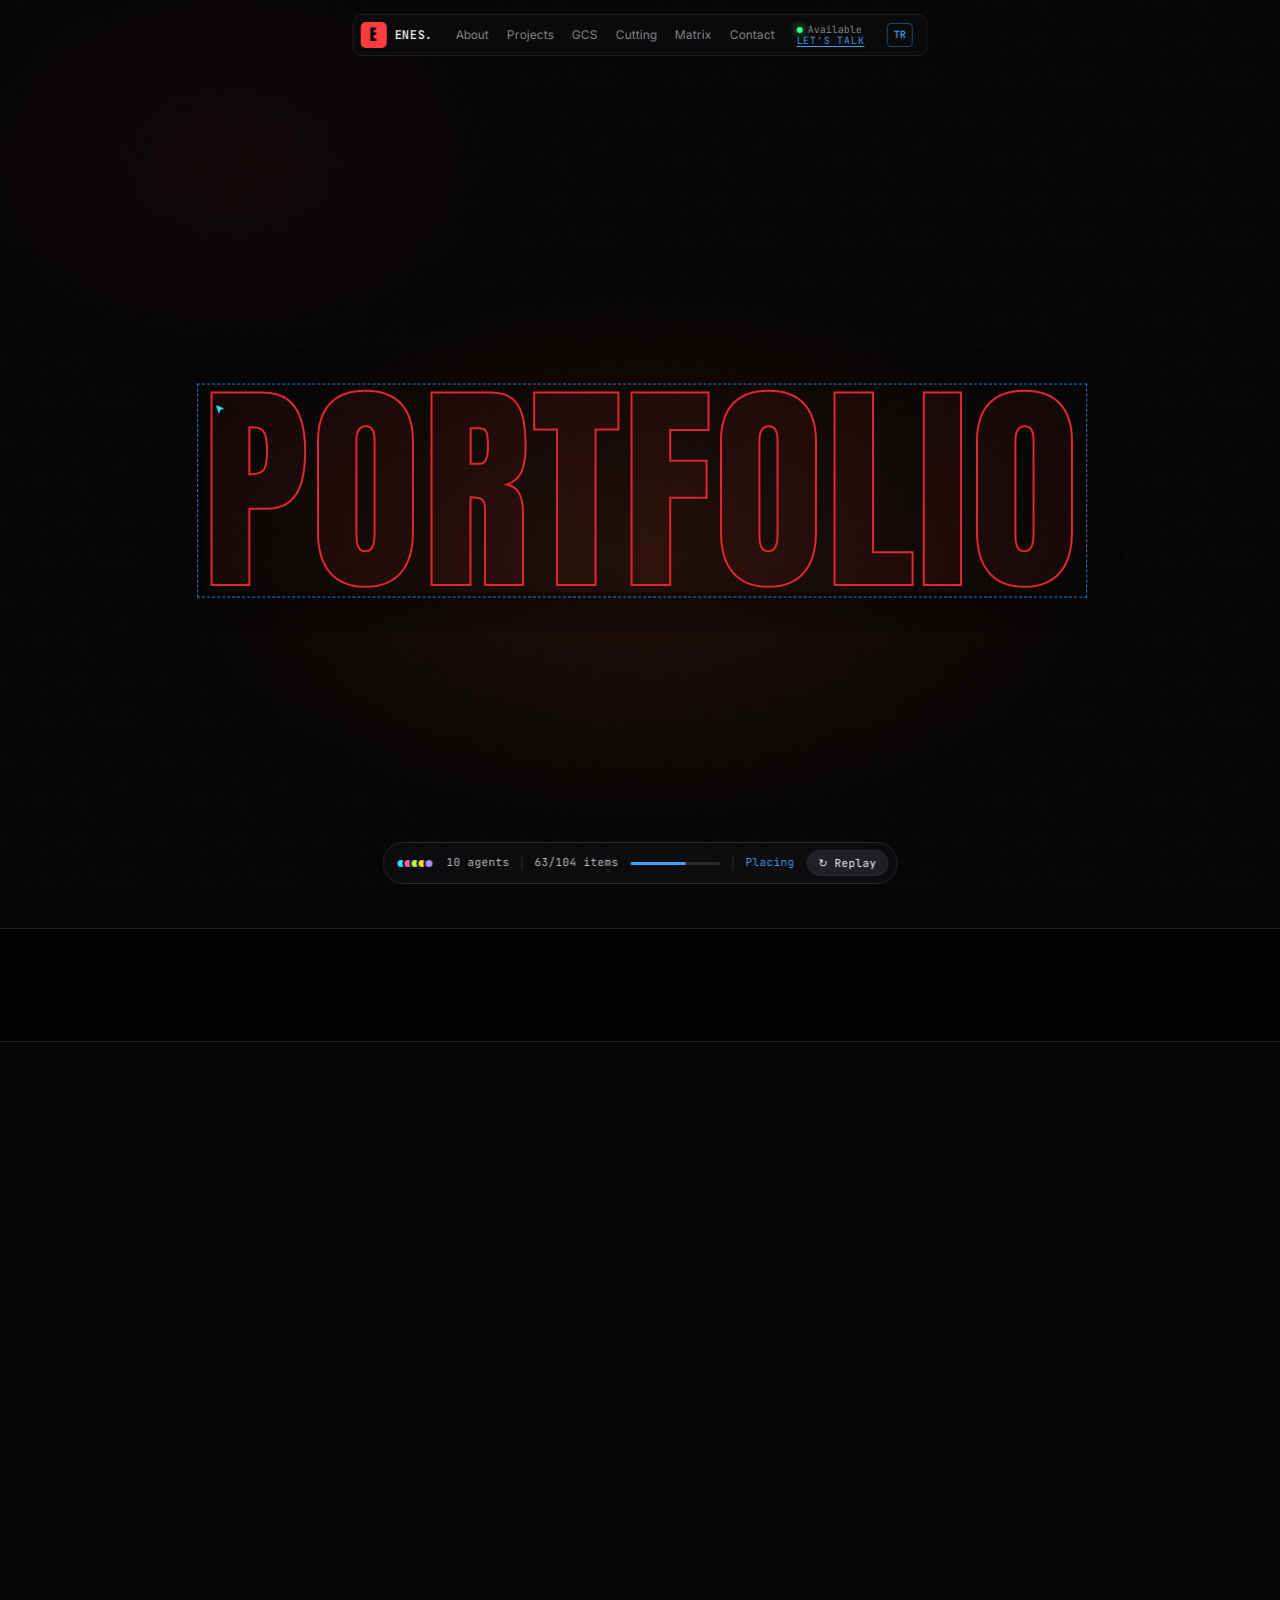
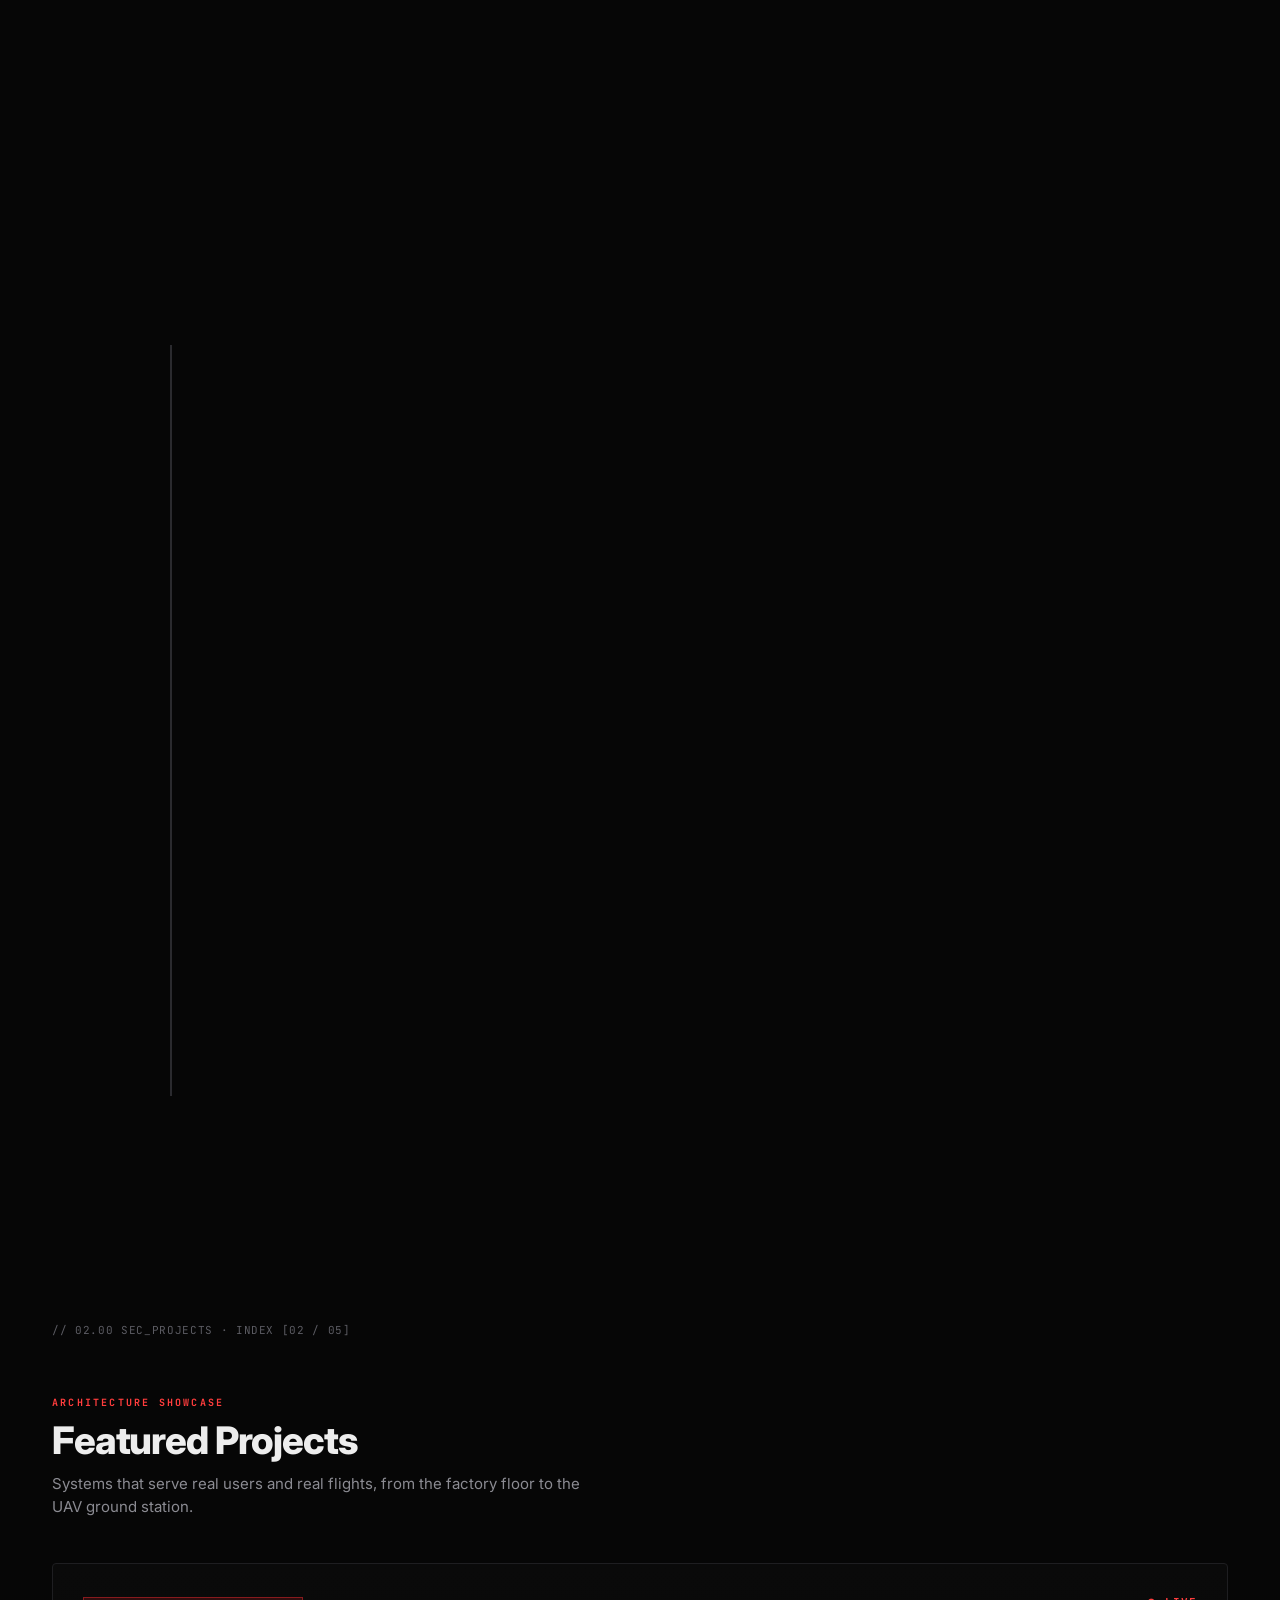
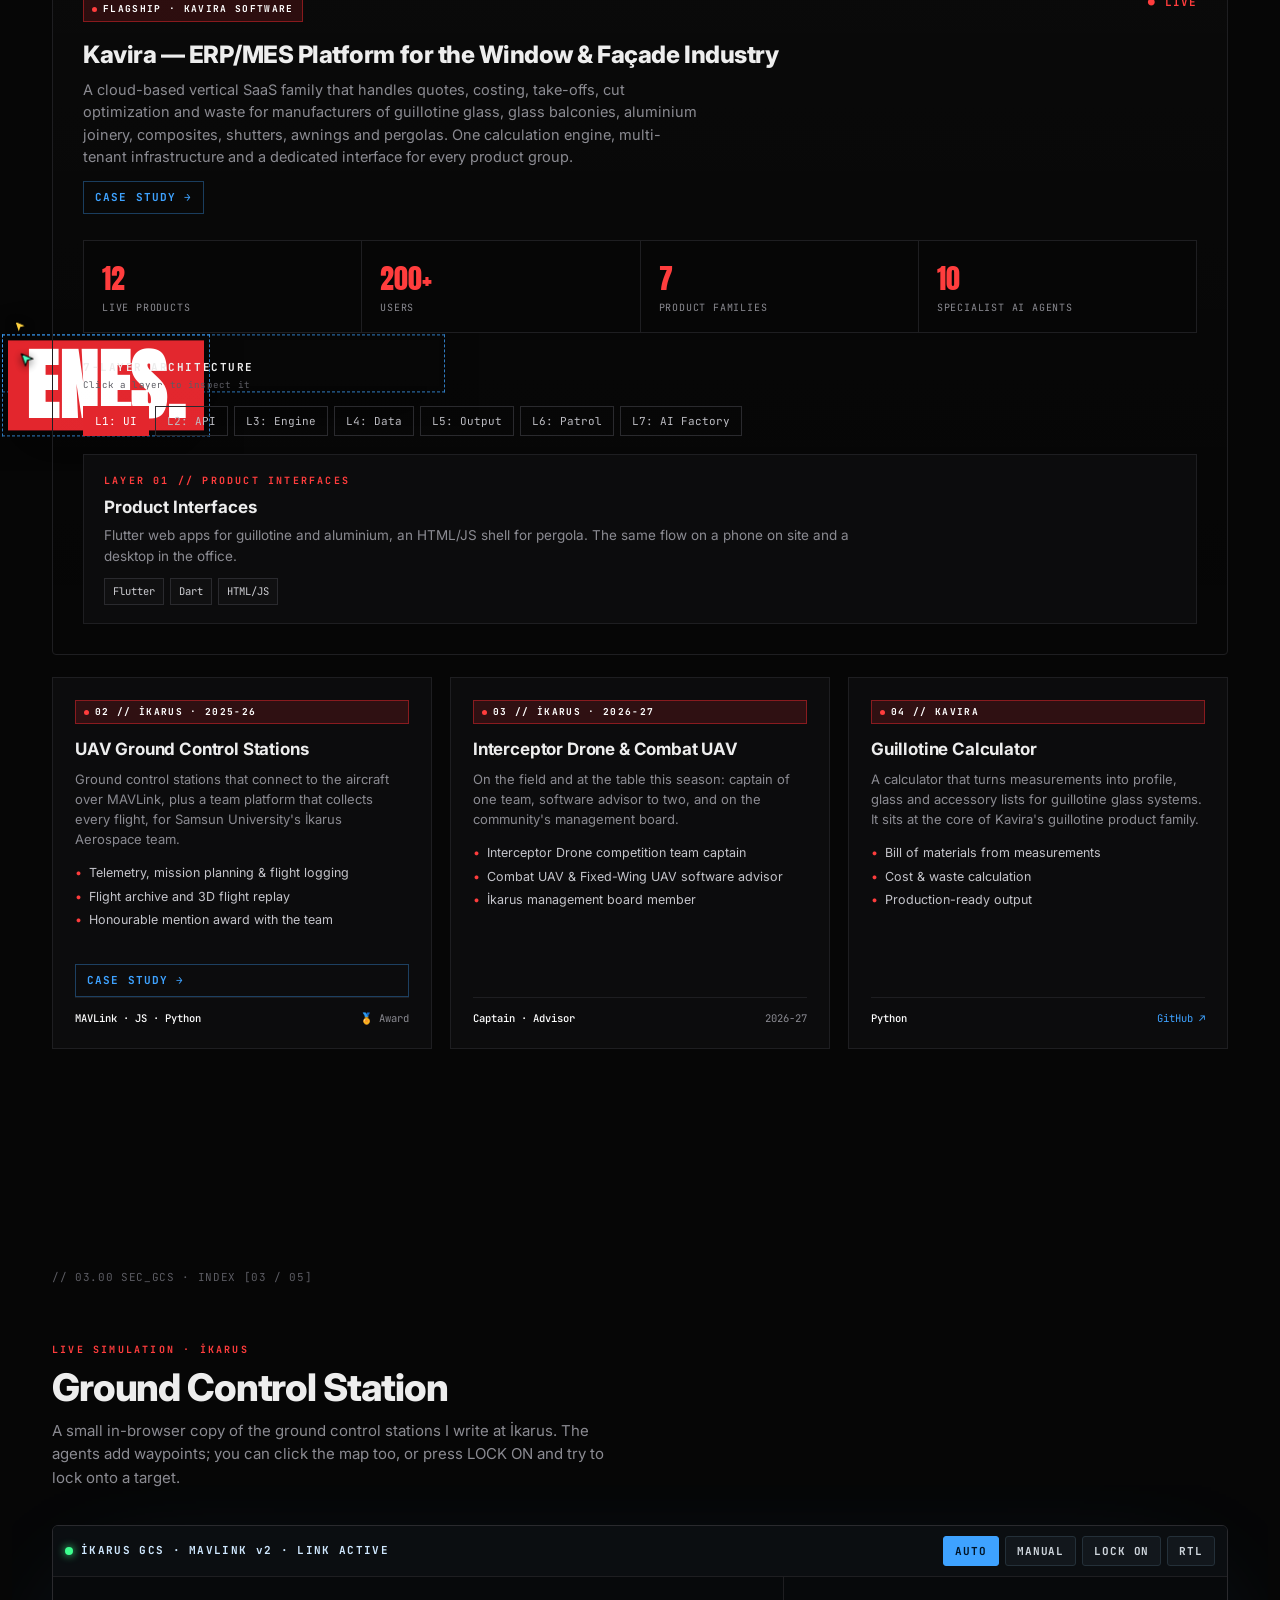
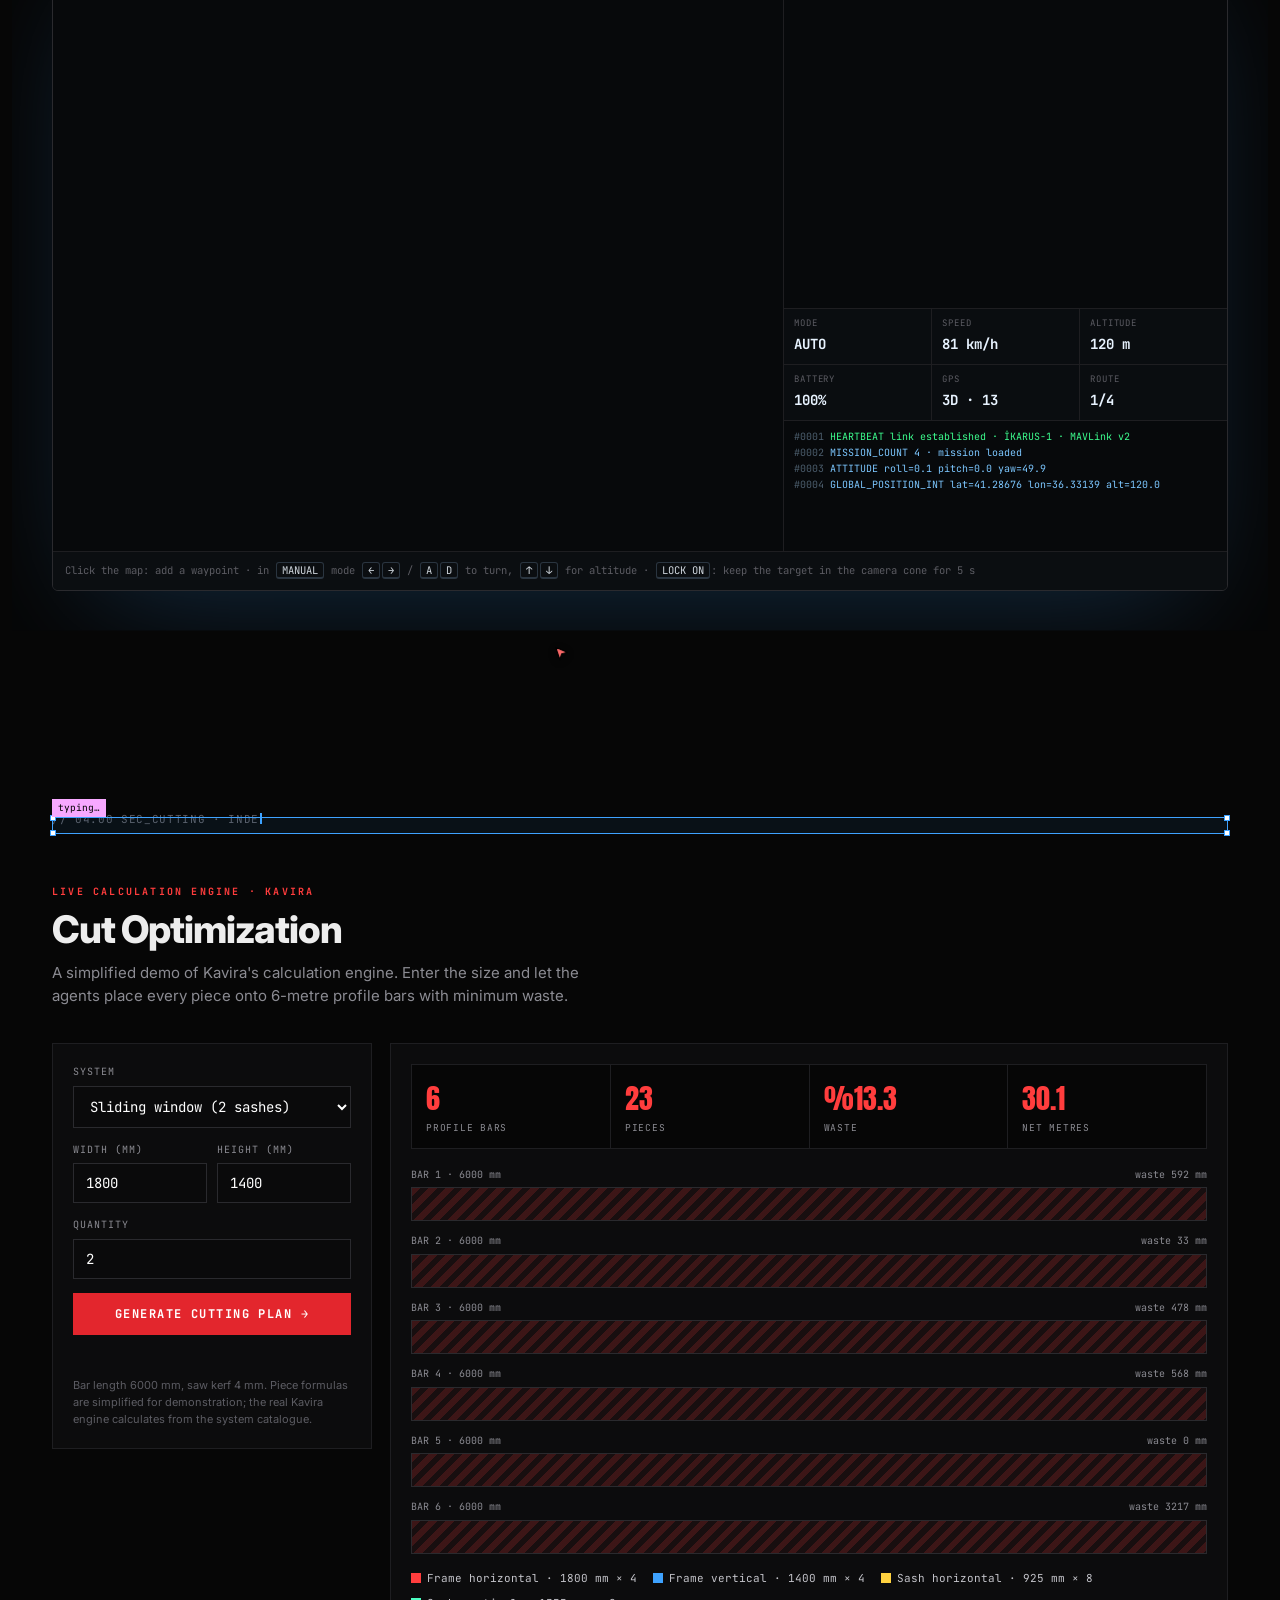
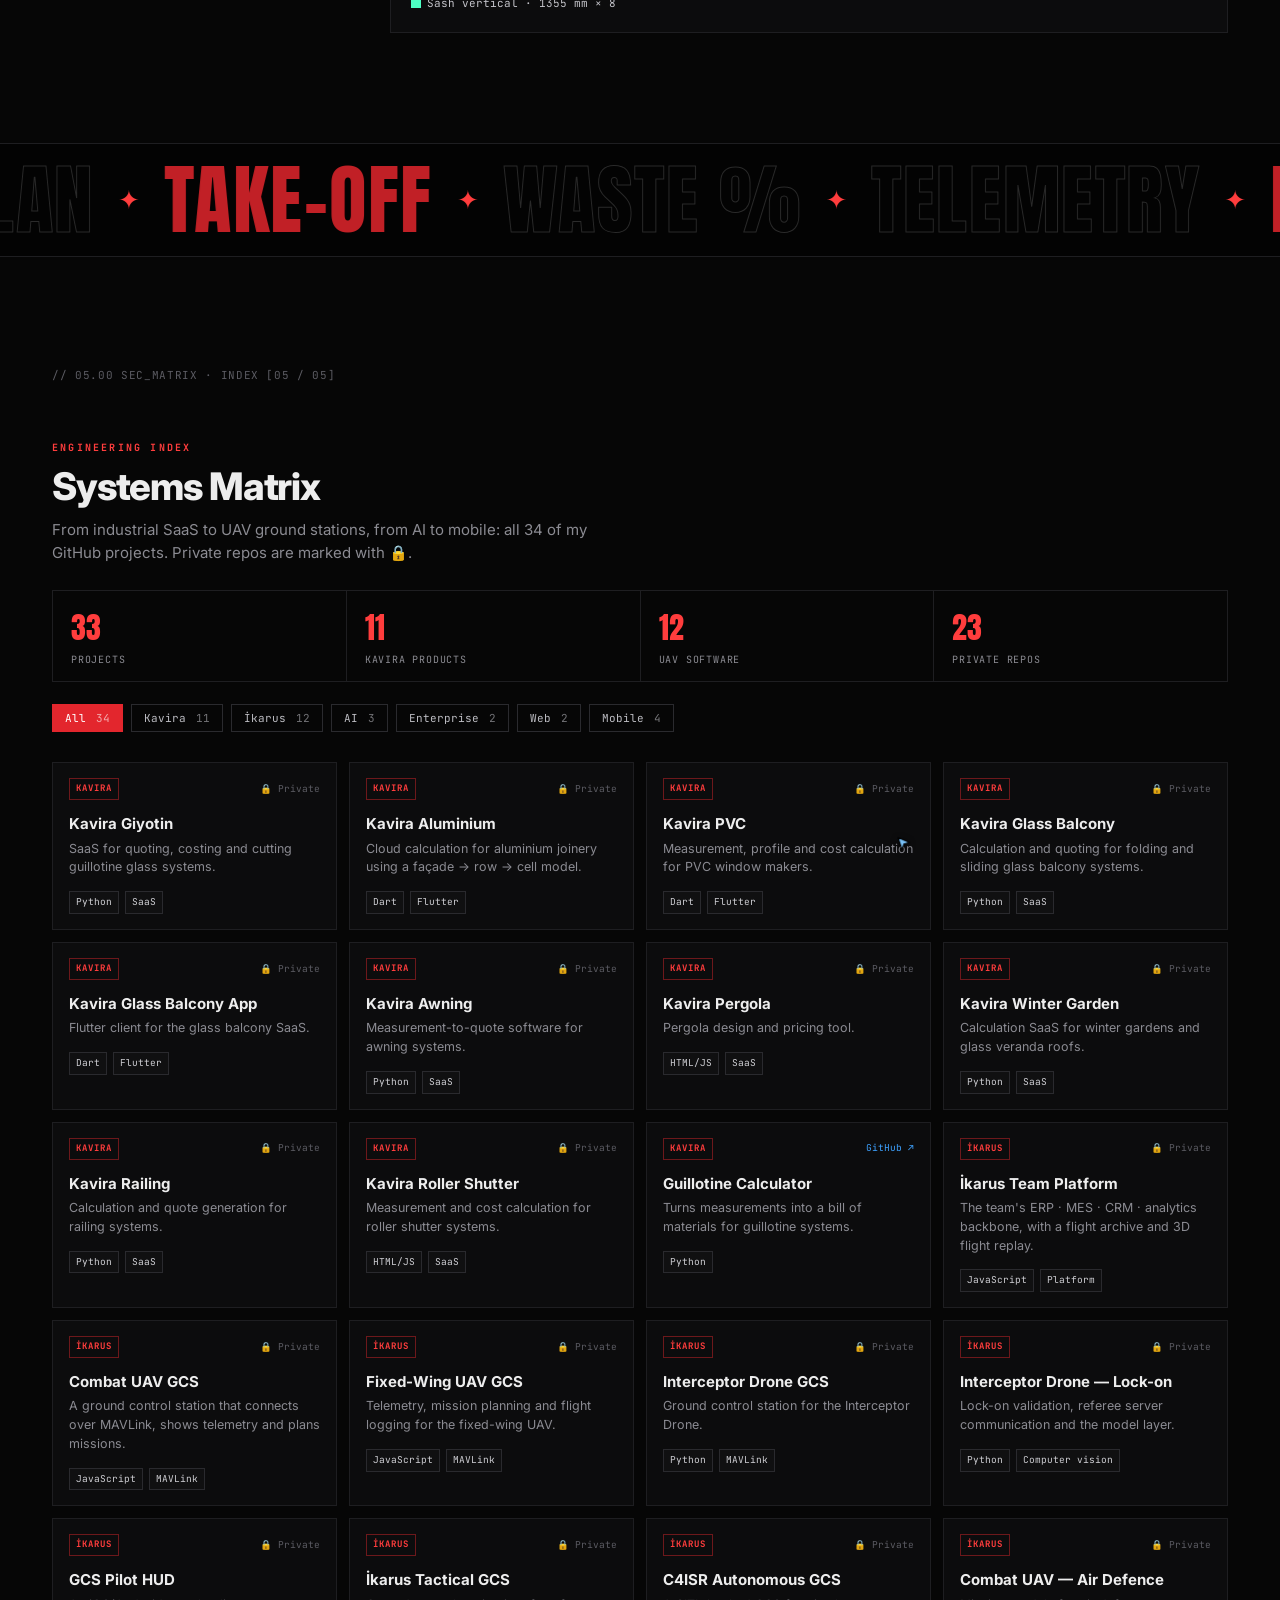
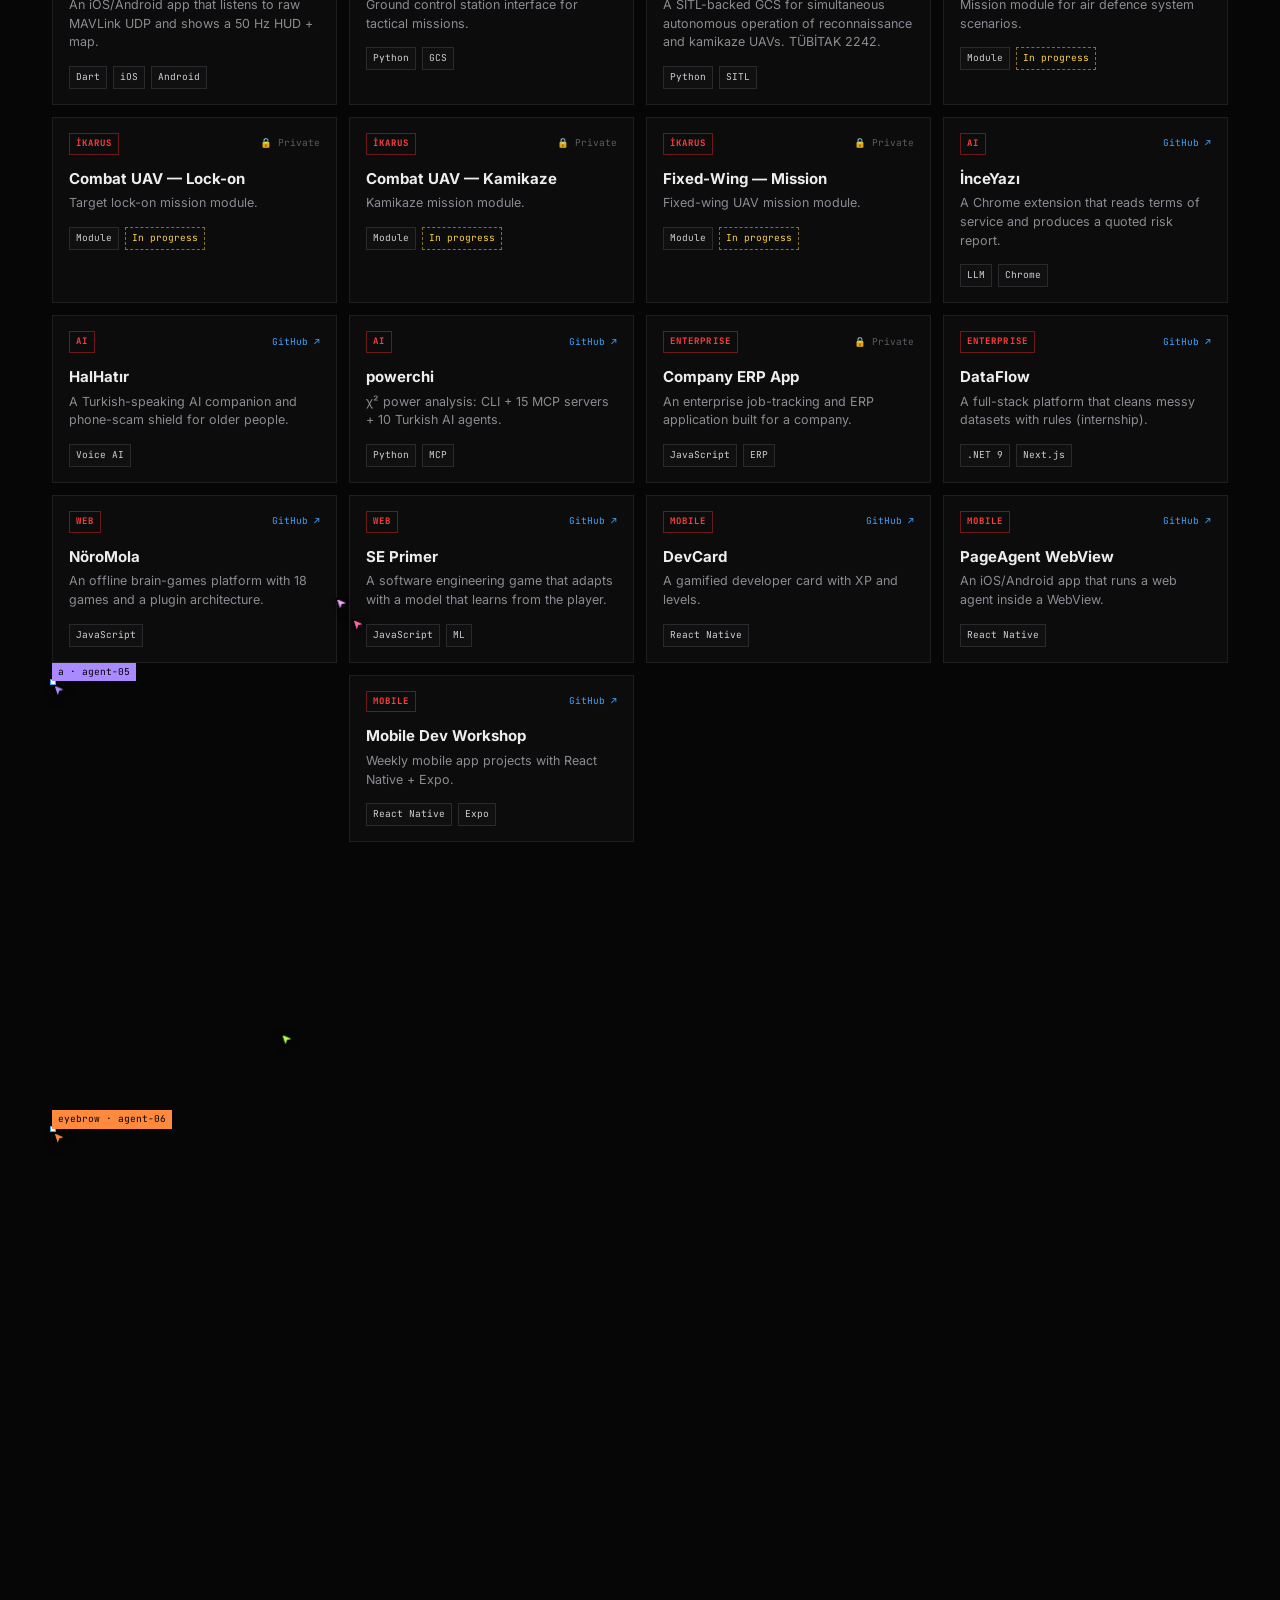
<file: en/index.html>
<!doctype html>
<html lang="en">
<head>
<meta charset="utf-8">
<meta name="viewport" content="width=device-width,initial-scale=1">
<title>Mehmet Enes Karaviranlı — Software Engineer</title>
<meta name="description" content="Mehmet Enes Karaviranlı — Software Engineer. Kavira Software ERP/MES products, İkarus UAV ground control software, mobile and web apps.">
<link rel="canonical" href="https://eneskaraviranli.codes/en/">
<link rel="alternate" hreflang="tr" href="https://eneskaraviranli.codes/">
<link rel="alternate" hreflang="en" href="https://eneskaraviranli.codes/en/">
<link rel="alternate" hreflang="x-default" href="https://eneskaraviranli.codes/">
<meta name="author" content="Mehmet Enes Karaviranlı">
<meta name="robots" content="index, follow">
<meta property="og:type" content="profile">
<meta property="og:locale" content="en_US">
<meta property="og:site_name" content="Mehmet Enes Karaviranlı">
<meta property="og:title" content="Mehmet Enes Karaviranlı — Software Engineer">
<meta property="og:description" content="12 live ERP/MES products at Kavira Software, İkarus UAV ground control stations, mobile and web apps.">
<meta property="og:url" content="https://eneskaraviranli.codes/en/">
<meta property="og:image" content="https://eneskaraviranli.codes/og-image.png">
<meta property="og:image:width" content="1200">
<meta property="og:image:height" content="630">
<meta property="og:image:alt" content="Mehmet Enes Karaviranlı — Software Engineer portfolio">
<meta property="profile:first_name" content="Mehmet Enes">
<meta property="profile:last_name" content="Karaviranlı">
<meta name="twitter:card" content="summary_large_image">
<meta name="twitter:title" content="Mehmet Enes Karaviranlı — Software Engineer">
<meta name="twitter:description" content="12 live ERP/MES products at Kavira Software, İkarus UAV ground control stations, mobile and web apps.">
<meta name="twitter:image" content="https://eneskaraviranli.codes/og-image.png">
<script type="application/ld+json">
{
  "@context": "https://schema.org",
  "@type": "ProfilePage",
  "url": "https://eneskaraviranli.codes/en/",
  "name": "Mehmet Enes Karaviranlı — Software Engineer",
  "inLanguage": "en",
  "mainEntity": {
    "@type": "Person",
    "name": "Mehmet Enes Karaviranlı",
    "alternateName": ["Enes Karaviranlı", "Enes"],
    "url": "https://eneskaraviranli.codes/",
    "image": "https://eneskaraviranli.codes/og-image.png",
    "jobTitle": "Software Engineer",
    "email": "mailto:m.eneskaraviranli@gmail.com",
    "worksFor": { "@type": "Organization", "name": "Kavira Software" },
    "affiliation": [
      { "@type": "CollegeOrUniversity", "name": "Samsun University" },
      { "@type": "Organization", "name": "İkarus Havacılık" }
    ],
    "knowsAbout": ["Software Engineering", "ERP", "MES", "SaaS", "UAV Ground Control Station", "MAVLink", "Python", "FastAPI", "Flutter", "React", "React Native", "TypeScript", "C#", ".NET", "Artificial Intelligence"],
    "sameAs": [
      "https://github.com/Karaviranli",
      "https://www.linkedin.com/in/enes-karaviranl%C4%B1/"
    ]
  }
}
</script>
<link rel="icon" href="../favicon.svg" type="image/svg+xml">
<link rel="icon" href="../favicon-32.png" sizes="32x32" type="image/png">
<link rel="apple-touch-icon" href="../apple-touch-icon.png">
<meta name="theme-color" content="#060606">
<script>
  // Arama motoru ve önizleme botlarına animasyonsuz, tamamen açık sayfa göster
  window.__STATIC = /bot|crawl|spider|slurp|bingpreview|lighthouse|facebookexternalhit|whatsapp|telegram|discord|linkedin|twitter|embedly|quora|pinterest|vkshare|skype/i.test(navigator.userAgent);
  if (!window.__STATIC) document.documentElement.classList.add('js');
</script>
<link rel="preconnect" href="https://fonts.googleapis.com">
<link rel="preconnect" href="https://fonts.gstatic.com" crossorigin>
<link href="https://fonts.googleapis.com/css2?family=Anton&family=Caveat:wght@700&family=Inter:wght@400;500;600;700;800&family=JetBrains+Mono:wght@400;500;700&display=swap" rel="stylesheet">
<style id="css-boot">
/* Açılış sırasında da çalışması gereken stiller (ana CSS kapalıyken: ajanlar, durum çubuğu, perde) */
:root{--bg:#060606;--line:#1e1e21;--line2:#2a2a2e;--mute:#8b8b92;--dim:#5c5c63;--red:#ff3d3d;--red2:#e3262d;--blue:#3ea2ff;--green:#3dff8f;--mono:'JetBrains Mono',ui-monospace,monospace}
body{transition:background-color 1.1s ease,color 1.1s ease}
html.boot #codeport{display:none}
html.raw-fade main,html.raw-fade nav{opacity:0;transition:opacity .3s ease}
.ruler{display:none!important}
.grabbed{outline:1px dashed rgba(62,162,255,.75);outline-offset:5px;box-shadow:0 24px 60px rgba(0,0,0,.45)}
.status{transition:opacity .5s}.status.idle{opacity:.35}.status.idle:hover{opacity:1}
#curtain{position:fixed;left:0;right:0;bottom:0;top:0;background:#fff;z-index:50;pointer-events:none;display:none}
html.boot #curtain{display:block}
#curtain::before{content:"";position:absolute;left:0;right:0;top:-2px;height:2px;background:var(--blue);box-shadow:0 0 16px var(--blue)}
html.boot-blank #curtain::before{display:none}
#boot-term{position:fixed;left:16px;bottom:64px;z-index:72;font:500 12px/1.75 var(--mono);color:#333;pointer-events:none;white-space:pre;transition:opacity .8s ease .6s,color 1s,background-color 1s,border-color 1s;background:rgba(255,255,255,.94);border:1px solid #ddd;padding:8px 12px;border-radius:4px}
#boot-term:empty{display:none}
html:not(.boot) #boot-term{background:rgba(14,14,16,.9);border-color:#2a2a2e;opacity:0}
#boot-term .ok{color:#0a8a3a;font-weight:700}#boot-term .req{color:#1f6fd1;font-weight:700}
html:not(.boot) #boot-term{color:#c4c4ca}
html.boot-done #boot-term{opacity:0}
#agents{position:absolute;inset:0;pointer-events:none;z-index:60;overflow:hidden}
.agent{position:absolute;left:0;top:0;width:18px;height:18px;will-change:transform;filter:drop-shadow(0 2px 4px rgba(0,0,0,.55))}
.selbox{position:absolute;border:1px solid var(--blue);background:rgba(62,162,255,.07);transition:opacity .25s;pointer-events:none}
.selbox i{position:absolute;width:6px;height:6px;background:#fff;border:1px solid var(--blue)}
.selbox i:nth-child(1){left:-3px;top:-3px}.selbox i:nth-child(2){right:-3px;top:-3px}
.selbox i:nth-child(3){left:-3px;bottom:-3px}.selbox i:nth-child(4){right:-3px;bottom:-3px}
.selbox em{position:absolute;left:-1px;top:-19px;font-style:normal;font-family:var(--mono);font-size:9.5px;color:#fff;background:var(--blue);padding:2px 6px;white-space:nowrap}
.ripple{position:absolute;width:30px;height:30px;margin:-15px 0 0 -15px;border:2px solid;border-radius:50%;pointer-events:none;animation:rip .55s ease-out forwards}
.peer{position:absolute;left:0;top:0;z-index:61;pointer-events:none;will-change:transform;transition:opacity .5s;filter:drop-shadow(0 2px 6px rgba(0,0,0,.6))}
.peer em{position:absolute;left:15px;top:15px;font:700 9.5px/1 var(--mono);font-style:normal;color:#000;padding:3px 6px;border-radius:3px;white-space:nowrap}
.st-live{color:var(--green);font-weight:700}
@keyframes rip{from{transform:scale(.2);opacity:1}to{transform:scale(1.6);opacity:0}}
.status{position:fixed;left:50%;bottom:16px;transform:translateX(-50%);z-index:70;display:flex;align-items:center;gap:12px;
  font-family:var(--mono);font-size:11px;color:#c4c4ca;background:rgba(14,14,16,.88);backdrop-filter:blur(10px);-webkit-backdrop-filter:blur(10px);
  border:1px solid var(--line2);border-radius:999px;padding:7px 8px 7px 12px;white-space:nowrap}
.dots{display:flex}
.dots span{width:11px;height:11px;border-radius:50%;border:2px solid #0e0e10;margin-left:-4px}
.dots span:first-child{margin-left:0}
.bar{width:90px;height:3px;background:var(--line2);border-radius:3px;overflow:hidden}
.bar i{display:block;height:100%;width:0;background:var(--blue);transition:width .3s}
.st-state{color:var(--blue)}
.replay{font-family:var(--mono);font-size:11px;color:#fff;background:#202024;border:1px solid var(--line2);border-radius:999px;padding:5px 11px;cursor:pointer}
.sep{width:1px;height:14px;background:var(--line2)}
.caret{display:inline-block;width:2px;height:1.05em;background:var(--blue);vertical-align:-.15em;margin-left:1px;animation:blink .7s steps(1) infinite}
@keyframes blink{50%{opacity:.2}}
@media (max-width:700px){.status{font-size:10px;gap:8px}.status .bar,.status .sep.s2,.status .dots{display:none}#boot-term{font-size:10px;bottom:60px}}
@media (prefers-reduced-motion:reduce){#agents{display:none}}
</style>
<style id="css-main">
:root{
  --bg:#060606; --panel:#0c0c0d; --panel2:#111113; --line:#1e1e21; --line2:#2a2a2e;
  --text:#ededed; --mute:#8b8b92; --dim:#5c5c63;
  --red:#ff3d3d; --red2:#e3262d; --blue:#3ea2ff; --green:#3dff8f;
  --mono:'JetBrains Mono',ui-monospace,monospace; --sans:'Inter',system-ui,sans-serif;
  --cond:'Anton',Impact,sans-serif; --script:'Caveat',cursive;
}
*{box-sizing:border-box;margin:0;padding:0}
html{scroll-behavior:smooth;overflow-x:clip}
body{background:var(--bg);color:var(--text);font-family:var(--sans);line-height:1.55;position:relative;overflow-x:clip;-webkit-font-smoothing:antialiased}
body::before{content:"";position:fixed;inset:0;pointer-events:none;z-index:0;
  background:radial-gradient(55% 45% at 50% 62%,rgba(255,90,40,.11),transparent 70%),
             radial-gradient(35% 35% at 18% 18%,rgba(255,40,60,.05),transparent 70%)}
body::after{content:"";position:fixed;inset:0;pointer-events:none;z-index:0;opacity:.05;
  background-image:url("data:image/svg+xml,%3Csvg xmlns='http://www.w3.org/2000/svg' width='160' height='160'%3E%3Cfilter id='n'%3E%3CfeTurbulence baseFrequency='.9' numOctaves='2'/%3E%3C/filter%3E%3Crect width='100%25' height='100%25' filter='url(%23n)'/%3E%3C/svg%3E")}
a{color:inherit;text-decoration:none}
b,strong{color:#fff;font-weight:700}
.wrap{max-width:1240px;margin:0 auto;padding:0 32px;position:relative;z-index:1}
.mono{font-family:var(--mono)}

/* ---------- NAV ---------- */
nav{position:fixed;top:14px;left:50%;transform:translateX(-50%);z-index:50;display:flex;align-items:center;gap:22px;
  padding:7px 14px 7px 7px;background:rgba(12,12,13,.78);backdrop-filter:blur(12px);-webkit-backdrop-filter:blur(12px);
  border:1px solid var(--line);border-radius:10px;font-size:12px;white-space:nowrap}
.logo{display:flex;align-items:center;gap:8px;font-family:var(--mono);font-weight:700;letter-spacing:.06em}
.logo i{width:26px;height:26px;border-radius:5px;background:var(--red);display:grid;place-items:center;font-style:normal;font-family:var(--cond);font-size:15px;color:#000}
nav .links{display:flex;gap:18px;color:var(--mute)}
nav .links a:hover{color:#fff}
.avail{display:flex;flex-direction:column;line-height:1.1;font-family:var(--mono);font-size:10px}
.avail span{color:var(--mute);display:flex;align-items:center;gap:5px}
.avail span::before{content:"";width:6px;height:6px;border-radius:50%;background:var(--green);box-shadow:0 0 8px var(--green)}
.avail a{color:var(--blue);text-decoration:underline;text-underline-offset:2px;letter-spacing:.08em}

/* ---------- HERO ---------- */
.hero{position:relative;min-height:100vh;padding:78px 0 70px}
.giant{position:absolute;left:50%;top:58px;transform:translateX(-50%);font-family:var(--cond);font-size:clamp(84px,17.5vw,252px);
  line-height:.9;letter-spacing:.01em;color:rgba(227,38,45,.07);-webkit-text-stroke:2px var(--red2);white-space:nowrap;
  pointer-events:none;user-select:none;z-index:0}
.hero-grid{position:relative;z-index:1;display:grid;grid-template-columns:1.1fr .78fr .92fr;gap:40px;align-items:start;padding-top:clamp(130px,14.5vw,205px)}
.hello{font-family:var(--script);font-size:46px;line-height:1;transform:rotate(-4deg);display:inline-block;margin-left:4px;text-shadow:0 2px 20px rgba(0,0,0,.6)}
.name{display:block;width:max-content;margin:6px 0 18px;background:var(--red2);color:#fff;font-family:var(--cond);font-size:clamp(56px,6vw,82px);line-height:1;padding:8px 18px 6px;letter-spacing:.01em}
.role{display:inline-flex;align-items:center;gap:10px;font-family:var(--mono);font-size:11px;font-weight:700;letter-spacing:.12em;text-transform:uppercase;
  border:1px solid var(--line2);background:rgba(255,255,255,.02);padding:7px 12px}
.role::before{content:"";width:7px;height:7px;border-radius:50%;background:var(--red);box-shadow:0 0 10px var(--red)}
.lead{font-size:18px;color:#cfcfd4;max-width:470px;margin:30px 0 30px}
.btns{display:flex;flex-direction:column;align-items:flex-start;gap:12px}
.btn{font-family:var(--mono);font-size:12px;font-weight:700;letter-spacing:.14em;text-transform:uppercase;padding:13px 18px;border:1px solid transparent;cursor:pointer;transition:.2s}
.btn-blue{color:var(--blue);border-color:rgba(62,162,255,.35);background:rgba(62,162,255,.06)}
.btn-blue:hover{background:rgba(62,162,255,.15)}
.btn-ghost{color:#fff;background:#18181b;border-color:var(--line2)}
.btn-ghost:hover{border-color:#fff}
.stats{display:flex;gap:30px;margin-top:38px}
.stat b{font-family:var(--cond);font-size:30px;color:var(--red);font-weight:400;letter-spacing:.02em}
.stat small{display:block;font-family:var(--mono);font-size:10px;color:var(--mute);letter-spacing:.08em;text-transform:uppercase;margin-top:-2px}

.portrait{position:relative;margin-top:110px;aspect-ratio:4/5;background:var(--red2);overflow:hidden;box-shadow:0 30px 80px -20px rgba(227,38,45,.35)}
.portrait .ph{position:absolute;inset:0;display:grid;place-items:center;font-family:var(--cond);font-size:150px;color:rgba(0,0,0,.82);letter-spacing:-.02em}
.portrait img{position:absolute;inset:0;width:100%;height:100%;object-fit:cover;filter:grayscale(1) contrast(1.25) brightness(1.05);mix-blend-mode:multiply}
.portrait::after{content:"";position:absolute;inset:0;background:repeating-linear-gradient(0deg,rgba(0,0,0,.08) 0 1px,transparent 1px 3px);pointer-events:none}
.portrait canvas{position:absolute;inset:0;width:100%;height:100%;display:block;cursor:crosshair}
.badge{position:absolute;left:-10px;bottom:16px;z-index:2;font-family:var(--mono);font-size:10px;font-weight:700;letter-spacing:.12em;text-transform:uppercase;
  background:#0a0a0a;border:1px solid var(--red2);padding:6px 10px;display:flex;align-items:center;gap:7px}
.badge::before{content:"";width:6px;height:6px;border-radius:50%;background:var(--red);animation:blink 1.4s infinite}
@keyframes blink{50%{opacity:.2}}

.caps{margin-top:40px}
.cap{border-top:1px solid var(--line);padding:14px 0 16px}
.cap-h{display:flex;justify-content:space-between;font-family:var(--mono);font-size:10px;letter-spacing:.1em;text-transform:uppercase}
.cap-h span:first-child{color:var(--red);font-weight:700}
.cap-h span:last-child{color:var(--dim)}
.cap h3{font-size:16px;font-weight:700;margin:6px 0 3px;letter-spacing:-.01em}
.cap p{font-size:13px;color:var(--mute)}
.chips{display:flex;flex-wrap:wrap;gap:6px;margin-top:6px}
.chip{font-family:var(--mono);font-size:10.5px;color:#cfcfd4;border:1px solid var(--line2);padding:4px 8px;background:rgba(255,255,255,.015)}

/* ---------- SECTIONS ---------- */
section{position:relative;padding:110px 0}
.secidx{font-family:var(--mono);font-size:11px;color:var(--dim);letter-spacing:.06em;margin-bottom:56px}
.eyebrow{font-family:var(--mono);font-size:10px;font-weight:700;color:var(--red);letter-spacing:.22em;text-transform:uppercase;margin-bottom:10px}
h2{font-size:clamp(28px,3.2vw,38px);font-weight:800;letter-spacing:-.03em;line-height:1.1}
.sub{color:var(--mute);font-size:15px;max-width:560px;margin-top:10px}

.about{display:grid;grid-template-columns:1.5fr 1fr;gap:70px;margin-top:40px}
.about p{color:#c4c4ca;font-size:15.5px;margin-bottom:18px;max-width:640px}
blockquote{border-left:2px solid var(--red);padding:4px 0 4px 20px;margin-top:28px;font-size:17px;font-weight:700;color:#fff;max-width:600px}
.princ{display:flex;flex-direction:column;gap:22px}
.pr{display:grid;grid-template-columns:12px 1fr;gap:12px}
.pr::before{content:"";width:7px;height:7px;background:var(--red);margin-top:7px}
.pr h4{font-size:14px;font-weight:700}
.pr p{font-size:13px;color:var(--mute);margin:2px 0 0}

/* flagship */
.flag{margin-top:44px;border:1px solid var(--line);background:linear-gradient(180deg,rgba(255,255,255,.02),transparent);padding:30px;border-radius:4px}
.pill{display:inline-flex;align-items:center;gap:6px;font-family:var(--mono);font-size:9.5px;font-weight:700;letter-spacing:.14em;text-transform:uppercase;
  color:#fff;background:rgba(227,38,45,.16);border:1px solid rgba(227,38,45,.5);padding:4px 8px}
.pill::before{content:"";width:5px;height:5px;border-radius:50%;background:var(--red)}
.flag-top{display:flex;justify-content:space-between;gap:20px;align-items:flex-start}
.flag h3{font-size:24px;font-weight:800;letter-spacing:-.02em;margin:14px 0 6px}
.flag p.d{color:var(--mute);max-width:620px;font-size:14.5px}
.live{font-family:var(--mono);font-size:11px;color:var(--red);font-weight:700;letter-spacing:.1em}
.fstats{display:grid;grid-template-columns:repeat(4,1fr);gap:1px;background:var(--line);border:1px solid var(--line);margin:26px 0}
.fstats div{background:var(--bg);padding:16px 18px}
.fstats b{font-family:var(--cond);font-size:28px;color:var(--red);font-weight:400}
.fstats small{display:block;font-family:var(--mono);font-size:10px;color:var(--mute);text-transform:uppercase;letter-spacing:.08em}
.stack-h{font-family:var(--mono);font-size:11px;font-weight:700;letter-spacing:.14em}
.stack-h small{display:block;font-weight:400;color:var(--dim);letter-spacing:.02em;margin-top:2px}
.tabs{display:flex;flex-wrap:wrap;gap:6px;margin:14px 0 18px}
.tab{font-family:var(--mono);font-size:11px;color:#bdbdc3;background:transparent;border:1px solid var(--line2);padding:7px 11px;cursor:pointer;transition:.15s}
.tab:hover{border-color:#777;color:#fff}
.tab.on{background:var(--red2);border-color:var(--red2);color:#fff}
.layer{border:1px solid var(--line);background:var(--panel);padding:18px 20px}
.layer h4{font-size:17px;font-weight:700;margin:6px 0 4px}
.layer p{color:var(--mute);font-size:13.5px;max-width:760px}

.cards3{display:grid;grid-template-columns:repeat(3,1fr);gap:18px;margin-top:22px}
.pc{border:1px solid var(--line);background:var(--panel);padding:22px;display:flex;flex-direction:column;transition:border-color .2s,transform .2s}
.pc:hover{border-color:rgba(227,38,45,.6);transform:translateY(-2px)}
.pc h3{font-size:17px;font-weight:700;margin:12px 0 6px;letter-spacing:-.01em}
.pc p{font-size:13px;color:var(--mute)}
.pc ul{list-style:none;margin:14px 0 18px;font-size:12.5px;color:#c4c4ca}
.pc li{padding-left:14px;position:relative;margin-bottom:4px}
.pc li::before{content:"•";position:absolute;left:0;color:var(--red)}
.pc .ft{margin-top:auto;display:flex;justify-content:space-between;align-items:center;border-top:1px solid var(--line);padding-top:12px;font-family:var(--mono);font-size:10.5px;color:var(--mute)}
.pc .ft b{color:#fff;font-weight:500}

/* matrix */
.filters{display:flex;flex-wrap:wrap;gap:8px;margin:22px 0 30px}
.flt{font-family:var(--mono);font-size:11px;padding:6px 12px;border:1px solid var(--line2);background:transparent;color:#bdbdc3;cursor:pointer}
.flt.on{background:var(--red2);border-color:var(--red2);color:#fff}
.grid4{display:grid;grid-template-columns:repeat(4,1fr);gap:16px}
.mc{border:1px solid var(--line);background:var(--panel);padding:18px;transition:border-color .2s, opacity .3s}
.mc:hover{border-color:rgba(227,38,45,.6)}
.mc.hide{display:none}
a.mc{display:block;color:inherit}
.grid4{gap:12px}
.mc{padding:15px 16px}
.mc h4{font-size:14px;margin:12px 0 5px}
.mc p{font-size:12px;margin-bottom:12px;line-height:1.5}
.mc .chip{font-size:9.5px;padding:3px 6px}
.lock{font-family:var(--mono);font-size:9.5px;color:var(--dim)}
.gh{font-family:var(--mono);font-size:9.5px;color:var(--blue)}
.wip{font-family:var(--mono);font-size:9.5px;color:#ffd23f;border:1px dashed rgba(255,210,63,.5);padding:3px 6px}
.flt i{font-style:normal;opacity:.6;margin-left:3px}
.mstrip{display:grid;grid-template-columns:repeat(4,1fr);gap:1px;background:var(--line);border:1px solid var(--line);margin-top:26px}
.mstrip div{background:var(--bg);padding:14px 18px}
.mstrip b{font-family:var(--cond);font-size:30px;color:var(--red);font-weight:400}
.mstrip small{display:block;font-family:var(--mono);font-size:10px;color:var(--mute);text-transform:uppercase;letter-spacing:.08em}
@media (max-width:700px){.mstrip{grid-template-columns:1fr 1fr}}
.pc .ft a{color:var(--blue)}
.pc .ft a:hover{text-decoration:underline}
.mc-h{display:flex;justify-content:space-between;align-items:center}
.cat{font-family:var(--mono);font-size:9px;font-weight:700;letter-spacing:.12em;text-transform:uppercase;color:var(--red);border:1px solid rgba(227,38,45,.45);padding:3px 6px}
.yr{font-family:var(--mono);font-size:10px;color:var(--dim)}
.mc h4{font-size:15px;font-weight:700;margin:14px 0 6px;line-height:1.3}
.mc p{font-size:12.5px;color:var(--mute);margin-bottom:14px}

/* contact */
.contact{text-align:center;padding:170px 0 150px}
.contact h2{font-size:clamp(32px,4.4vw,52px);max-width:720px;margin:0 auto}
.contact .sub{margin:16px auto 0}
.mail-row{display:flex;justify-content:center;align-items:center;gap:14px;margin-top:34px;flex-wrap:wrap}
.mail{font-family:var(--mono);font-weight:700;font-size:15px}
.copy{font-family:var(--mono);font-size:11px;font-weight:700;letter-spacing:.06em;background:var(--red2);color:#fff;border:0;padding:10px 14px;cursor:pointer;display:flex;gap:7px;align-items:center}
.copy:hover{background:var(--red)}
.socials{display:flex;justify-content:center;gap:26px;margin-top:30px;font-family:var(--mono);font-size:12px;color:#c4c4ca;flex-wrap:wrap}
.socials a{display:flex;align-items:center;gap:7px}
.socials a:hover{color:#fff}
.socials svg{width:15px;height:15px}
footer{margin-top:70px;font-family:var(--mono);font-size:10.5px;color:var(--dim);line-height:1.8}

/* ---------- BUILD / AGENTS ---------- */
.js [data-b]{opacity:0;transform:translateY(6px);clip-path:inset(0 100% 0 0);transition:opacity .45s ease,transform .45s ease,clip-path .55s cubic-bezier(.6,0,.2,1)}
.js [data-b].built{opacity:1;transform:none;clip-path:inset(-40px -40px -40px -40px)}
.js .giant[data-b]{transform:translateX(-50%) translateY(6px)}
.js .giant[data-b].built{transform:translateX(-50%)}
#agents{position:absolute;inset:0;pointer-events:none;z-index:60;overflow:hidden}
.agent{position:absolute;left:0;top:0;width:18px;height:18px;will-change:transform;filter:drop-shadow(0 2px 4px rgba(0,0,0,.7))}
.selbox{position:absolute;border:1px solid var(--blue);background:rgba(62,162,255,.07);transition:opacity .25s}
.selbox i{position:absolute;width:6px;height:6px;background:#fff;border:1px solid var(--blue)}
.selbox i:nth-child(1){left:-3px;top:-3px}.selbox i:nth-child(2){right:-3px;top:-3px}
.selbox i:nth-child(3){left:-3px;bottom:-3px}.selbox i:nth-child(4){right:-3px;bottom:-3px}
.selbox em{position:absolute;left:-1px;top:-19px;font-style:normal;font-family:var(--mono);font-size:9.5px;color:#fff;background:var(--blue);padding:2px 6px;white-space:nowrap}

.status{position:fixed;left:50%;bottom:16px;transform:translateX(-50%);z-index:70;display:flex;align-items:center;gap:12px;
  font-family:var(--mono);font-size:11px;color:#c4c4ca;background:rgba(14,14,16,.88);backdrop-filter:blur(10px);-webkit-backdrop-filter:blur(10px);
  border:1px solid var(--line2);border-radius:999px;padding:7px 8px 7px 12px;white-space:nowrap}
.dots{display:flex}
.dots span{width:11px;height:11px;border-radius:50%;border:2px solid #0e0e10;margin-left:-4px}
.dots span:first-child{margin-left:0}
.bar{width:90px;height:3px;background:var(--line2);border-radius:3px;overflow:hidden}
.bar i{display:block;height:100%;width:0;background:var(--blue);transition:width .3s}
.st-state{color:var(--blue)}
.replay{font-family:var(--mono);font-size:11px;color:#fff;background:#202024;border:1px solid var(--line2);border-radius:999px;padding:5px 11px;cursor:pointer}
.replay:hover{border-color:#fff}
.sep{width:1px;height:14px;background:var(--line2)}

/* tel kafes (wireframe) aşaması */
.js [data-b]{transition:opacity .45s ease,transform .45s ease,clip-path .55s cubic-bezier(.6,0,.2,1),background-color .5s ease,color .5s ease}
.js [data-b].wire{opacity:1;transform:none;clip-path:none;background-color:rgba(150,150,162,.10)!important;color:transparent!important;
  -webkit-text-stroke-color:transparent!important;box-shadow:none!important;border-color:transparent!important;outline:none}
.js .giant[data-b].wire{transform:translateX(-50%)}
.js [data-b].wire *{visibility:hidden}
.caret{display:inline-block;width:2px;height:1.05em;background:var(--blue);vertical-align:-.15em;margin-left:1px;animation:blink .7s steps(1) infinite}
.js nav{opacity:0;transition:opacity .5s}
.js nav.on{opacity:1}

#canvas{position:fixed;inset:0;z-index:0;pointer-events:none;opacity:0;transition:opacity 1.1s ease;
  background:radial-gradient(70% 60% at 50% 45%,#3a3a3f,#26262a)}
#canvas.on{opacity:1}
#loader{position:fixed;left:50%;top:50%;transform:translate(-50%,-50%);z-index:65;display:flex;flex-direction:column;align-items:center;gap:12px;
  font-family:var(--mono);font-size:10px;color:var(--mute);letter-spacing:.08em;transition:opacity .45s,transform .45s;pointer-events:none}
#loader.off{opacity:0;transform:translate(-50%,-50%) scale(.85)}
.lbox{width:30px;height:30px;border:1px solid var(--line2);background:#131315;border-radius:6px;display:grid;place-items:center}
.lbox i{width:8px;height:8px;background:var(--red);border-radius:2px;animation:blink 1s infinite}
.cross{position:absolute;width:13px;height:13px;margin:-6px 0 0 -6px;pointer-events:none;animation:pop .28s cubic-bezier(.3,1.6,.5,1)}
.cross::before,.cross::after{content:"";position:absolute;background:#bfe0ff}
.cross::before{left:6px;top:0;width:1px;height:13px}.cross::after{top:6px;left:0;height:1px;width:13px}
@keyframes pop{from{transform:scale(0)}}

/* kaydırırken beliren cetveller */
.ruler{position:fixed;z-index:55;pointer-events:none;opacity:0;transition:opacity .35s;background-color:rgba(7,10,12,.88)}
html.scrolling .ruler{opacity:1}
#ruler-top{left:0;right:0;top:0;height:16px;border-bottom:1px solid rgba(40,200,220,.55);
  background-image:repeating-linear-gradient(90deg,rgba(40,200,220,.75) 0 1px,transparent 1px 10px),repeating-linear-gradient(90deg,rgba(40,200,220,1) 0 1px,transparent 1px 100px);
  background-size:100% 5px,100% 16px;background-repeat:repeat-x;background-position:0 100%,0 0}
#ruler-left{left:0;top:0;bottom:0;width:16px;border-right:1px solid rgba(40,200,220,.55);
  background-image:repeating-linear-gradient(180deg,rgba(40,200,220,.75) 0 1px,transparent 1px 10px),repeating-linear-gradient(180deg,rgba(40,200,220,1) 0 1px,transparent 1px 100px);
  background-size:5px 100%,16px 100%;background-repeat:repeat-y;background-position:100% 0,0 0}
.ruler span{position:absolute;font:500 8px/1 var(--mono);color:rgba(140,230,240,.95)}
#ruler-top span{top:2px;margin-left:3px}
#ruler-left span{left:2px;margin-top:3px;writing-mode:vertical-rl;transform:rotate(180deg)}
#guide{left:26px;top:0;bottom:0;width:1px;background:var(--red2)!important}
#ruler-mark{left:0;width:16px;height:4px;background:var(--red)!important;box-shadow:0 0 10px var(--red)}


.lang{font-family:var(--mono);font-size:10px;font-weight:700;color:var(--blue);text-decoration:none;border:1px solid rgba(62,162,255,.4);padding:3px 6px;border-radius:4px}
.lang:hover{background:rgba(62,162,255,.12)}

/* ---------- ZAMAN ÇİZELGESİ ---------- */
.tl-head{margin-top:90px}
.tl-title{font-size:clamp(22px,2.4vw,28px);font-weight:800;letter-spacing:-.02em}
.tl{position:relative;margin-top:34px;padding-left:150px}
.tl-line{position:absolute;left:118px;top:6px;bottom:6px;width:2px;background:var(--line2)}
.tl-line i{position:absolute;left:0;top:0;width:100%;height:0;background:linear-gradient(var(--red),var(--red2));box-shadow:0 0 12px var(--red)}
.tl-item{position:relative;display:flex;gap:0;padding:0 0 30px}
.tl-item::before{content:"";position:absolute;left:-38px;top:6px;width:12px;height:12px;border-radius:50%;background:var(--bg);border:2px solid var(--red);box-shadow:0 0 0 4px var(--bg)}
.tl-item.now::before{background:var(--red);animation:blink 1.4s infinite}
.tl-y{position:absolute;left:-150px;width:96px;text-align:right;font-family:var(--cond);font-size:24px;line-height:1;color:var(--red)}
.tl-item.now .tl-y{font-size:18px;color:var(--mute);padding-top:3px}
.tl-c h4{font-size:16px;font-weight:700;margin-bottom:4px}
.tl-c p{font-size:13.5px;color:var(--mute);max-width:620px;margin:0}
.tl-c a{color:var(--blue);font-family:var(--mono);font-size:12px;white-space:nowrap}
.case-link{display:inline-block;margin-top:12px;font-family:var(--mono);font-size:11px;font-weight:700;letter-spacing:.1em;color:var(--blue);border:1px solid rgba(62,162,255,.35);padding:7px 11px}
.case-link:hover{background:rgba(62,162,255,.12)}
@media (max-width:700px){.tl{padding-left:34px}.tl-line{left:6px}.tl-item::before{left:-34px}.tl-y{position:static;display:block;width:auto;text-align:left;font-size:20px;margin-bottom:6px}.tl-item{flex-direction:column}}

/* ---------- KAYAN BANTLAR ---------- */
.marquee{position:relative;z-index:1;overflow:hidden;border-top:1px solid var(--line);border-bottom:1px solid var(--line);padding:18px 0;background:rgba(0,0,0,.35)}
.mq-track{display:flex;align-items:center;width:max-content;will-change:transform;white-space:nowrap}
.mq-track span{font-family:var(--cond);font-size:clamp(40px,6vw,78px);line-height:1;letter-spacing:.02em;color:transparent;-webkit-text-stroke:1px rgba(255,255,255,.16);padding:0 24px}
.mq-track span.f{color:rgba(227,38,45,.85);-webkit-text-stroke:0}
.mq-track i{font-style:normal;color:var(--red);font-size:26px}
#scrollbar{position:fixed;left:0;top:0;height:2px;width:0;background:var(--red);z-index:58;box-shadow:0 0 10px var(--red);pointer-events:none}

/* ---------- YKİ ---------- */
.gcs{margin-top:36px;border:1px solid var(--line2);background:#07090b;border-radius:6px;overflow:hidden;position:relative;box-shadow:0 40px 120px -40px rgba(62,162,255,.25)}
.gcs-top{display:flex;flex-wrap:wrap;gap:10px;align-items:center;justify-content:space-between;padding:10px 12px;border-bottom:1px solid var(--line);background:#0b0e11}
.gcs-brand{font-family:var(--mono);font-size:11px;font-weight:700;letter-spacing:.12em;color:#cfe8ff;display:flex;align-items:center;gap:8px}
.gcs-brand::before{content:"";width:8px;height:8px;border-radius:50%;background:var(--green);box-shadow:0 0 8px var(--green);animation:blink 1.6s infinite}
.gcs-modes{display:flex;gap:6px;flex-wrap:wrap}
.gcs-btn{font-family:var(--mono);font-size:11px;font-weight:700;letter-spacing:.08em;color:#cfd6dd;background:#12171c;border:1px solid #243039;padding:7px 11px;cursor:pointer;border-radius:3px;transition:background .15s,border-color .15s,color .15s}
.gcs-btn:hover{border-color:#5b7183;color:#fff}
.gcs-btn.on{background:var(--blue);border-color:var(--blue);color:#001426}
.gcs-btn.lock.on{background:var(--red2);border-color:var(--red2);color:#fff}
.gcs-body{display:grid;grid-template-columns:1.65fr 1fr;min-height:460px}
.gcs-map{position:relative;border-right:1px solid var(--line);min-height:300px}
.gcs-map canvas,.gcs-pfd canvas{position:absolute;inset:0;width:100%;height:100%;display:block}
.gcs-map canvas{cursor:crosshair}
.gcs-side{display:flex;flex-direction:column;min-width:0}
.gcs-pfd{position:relative;aspect-ratio:4/3;border-bottom:1px solid var(--line)}
.gcs-tele{display:grid;grid-template-columns:repeat(3,1fr);gap:1px;background:var(--line);border-bottom:1px solid var(--line)}
.gcs-tele div{background:#0a0d10;padding:8px 10px}
.gcs-tele small{display:block;font-family:var(--mono);font-size:9px;color:var(--dim);letter-spacing:.1em}
.gcs-tele b{font-family:var(--mono);font-size:14px;color:#e8f3ff;font-weight:700}
.gcs-log{flex:1;min-height:130px;font-family:var(--mono);font-size:10px;line-height:1.6;padding:8px 10px;color:#7f98ad;overflow:hidden;white-space:nowrap}
.gcs-log .k{color:#7cc7ff}.gcs-log .w{color:#ffd23f}.gcs-log .r{color:#ff6b6b}.gcs-log .g{color:#3dff8f}.gcs-log .d{color:#4b5d6c}
.gcs-hint{font-family:var(--mono);font-size:10.5px;color:var(--dim);padding:9px 12px;border-top:1px solid var(--line);background:#0b0e11;line-height:1.9}
.gcs-hint kbd{font-family:var(--mono);border:1px solid #2a3540;border-bottom-width:2px;padding:0 5px;border-radius:3px;color:#cfd6dd;margin:0 1px}
.gcs-toast{position:absolute;left:50%;top:62px;transform:translate(-50%,-10px);opacity:0;transition:.3s;font-family:var(--mono);font-weight:700;font-size:12px;letter-spacing:.1em;background:var(--red2);color:#fff;padding:10px 16px;z-index:3;pointer-events:none;box-shadow:0 10px 40px rgba(227,38,45,.5);white-space:nowrap}
.gcs-toast.on{opacity:1;transform:translate(-50%,0)}
.gcs-toast.ok{background:#12a454;box-shadow:0 10px 40px rgba(18,164,84,.45)}

/* ---------- KESİM ---------- */
.kesim{display:grid;grid-template-columns:320px 1fr;gap:18px;margin-top:36px;align-items:start}
.k-form{border:1px solid var(--line);background:var(--panel);padding:20px;display:flex;flex-direction:column;gap:14px}
.k-form label{font-family:var(--mono);font-size:10px;color:var(--mute);letter-spacing:.1em;text-transform:uppercase;display:flex;flex-direction:column;gap:6px}
.k-form input,.k-form select{font-family:var(--mono);font-size:14px;color:#fff;background:#0a0a0b;border:1px solid var(--line2);padding:10px 12px;outline:none;border-radius:0;width:100%}
.k-form input:focus,.k-form select:focus{border-color:var(--red)}
.k-row{display:grid;grid-template-columns:1fr 1fr;gap:10px}
.k-go{font-family:var(--mono);font-weight:700;font-size:12px;letter-spacing:.12em;text-transform:uppercase;background:var(--red2);color:#fff;border:0;padding:13px;cursor:pointer}
.k-go:hover{background:var(--red)}
.k-note{font-size:11px;color:var(--dim);line-height:1.55}
.k-err{font-family:var(--mono);font-size:11px;color:#ff8080;min-height:14px}
.k-out{border:1px solid var(--line);background:var(--panel);padding:20px;min-width:0}
.k-stats{display:grid;grid-template-columns:repeat(4,1fr);gap:1px;background:var(--line);border:1px solid var(--line);margin-bottom:18px}
.k-stats div{background:var(--bg);padding:12px 14px}
.k-stats b{font-family:var(--cond);font-size:28px;color:var(--red);font-weight:400}
.k-stats small{display:block;font-family:var(--mono);font-size:9.5px;color:var(--mute);letter-spacing:.08em;text-transform:uppercase}
.k-bars{display:flex;flex-direction:column;gap:12px}
.kbar-h{display:flex;justify-content:space-between;font-family:var(--mono);font-size:10px;color:var(--mute);margin-bottom:5px}
.kbar-t{position:relative;height:34px;background:repeating-linear-gradient(135deg,rgba(255,61,61,.2) 0 6px,rgba(255,61,61,.05) 6px 12px);border:1px solid var(--line2)}
.kp{position:absolute;top:0;bottom:0;display:flex;align-items:center;justify-content:center;font-family:var(--mono);font-size:10px;font-weight:700;color:#0a0a0a;overflow:hidden;white-space:nowrap;box-shadow:inset -2px 0 0 #060606;transition:opacity .3s,transform .4s cubic-bezier(.3,1.6,.5,1)}
.kp.pend{opacity:0;transform:scaleY(.15)}
.k-legend{display:flex;flex-wrap:wrap;gap:8px 16px;margin-top:16px;font-family:var(--mono);font-size:11px;color:#c4c4ca}
.k-legend i{display:inline-block;width:10px;height:10px;margin-right:6px;vertical-align:-1px}
@media (max-width:1020px){.gcs-body{grid-template-columns:1fr}.gcs-pfd{aspect-ratio:auto;height:300px}.gcs-map{min-height:340px;border-right:0;border-bottom:1px solid var(--line)}.kesim{grid-template-columns:1fr}.k-stats{grid-template-columns:1fr 1fr}}
@media (max-width:700px){.gcs-tele{grid-template-columns:1fr 1fr}.gcs-pfd{height:240px}.gcs-map{min-height:260px}}

/* ---------- RESPONSIVE ---------- */
@media (max-width:1020px){
  .hero-grid{grid-template-columns:1fr 1fr}
  .caps{grid-column:1/-1;margin-top:10px}
  .portrait{margin-top:40px;max-width:340px}
  .about{grid-template-columns:1fr;gap:40px}
  .cards3{grid-template-columns:1fr 1fr}
  .grid4{grid-template-columns:1fr 1fr}
  .fstats{grid-template-columns:1fr 1fr}
}
@media (max-width:700px){
  .wrap{padding:0 16px}
  nav{gap:12px}
  nav .links{display:none}
  .giant{top:66px}
  .hero-grid{grid-template-columns:1fr;padding-top:22vw;gap:10px}
  .portrait{margin:30px 0 0;max-width:340px}
  .cards3,.grid4{grid-template-columns:1fr}
  .flag{padding:20px}
  .flag-top{flex-direction:column}
  section{padding:80px 0}
  .stats{gap:22px;flex-wrap:wrap}
  .status{font-size:10px;gap:8px}
  .status .bar,.status .sep.s2,.status .dots{display:none}
  .replay{padding:5px 9px}
}
@media (prefers-reduced-motion:reduce){
  html{scroll-behavior:auto}
  .js [data-b]{opacity:1;transform:none;clip-path:none;transition:none}
  .js .giant[data-b]{transform:translateX(-50%)}
  #agents{display:none}
}
</style>
<script>
  // Açılış: ana CSS'i kapat, sayfa çıplak HTML olarak başlasın (ajanlar CSS'i sonra "uygular")
  window.__BOOT = document.documentElement.classList.contains('js') && !matchMedia('(prefers-reduced-motion: reduce)').matches;
  if (window.__BOOT) { document.getElementById('css-main').media = 'not all'; document.documentElement.classList.add('boot', 'boot-blank'); }
</script>
</head>
<body>

<div id="curtain" aria-hidden="true"></div>
<div id="boot-term" aria-hidden="true"></div>
<div id="agents" aria-hidden="true"></div>
<div id="scrollbar" aria-hidden="true"></div>
<div class="ruler" id="ruler-top" aria-hidden="true"></div>
<div class="ruler" id="ruler-left" aria-hidden="true"></div>
<div class="ruler" id="guide" aria-hidden="true"></div>
<div class="ruler" id="ruler-mark" aria-hidden="true"></div>

<!-- NAV -->
<nav>
  <a href="#top" class="logo" data-b><i>E</i>ENES.</a>
  <div class="links" data-b>
    <a href="#hakkimda">About</a><a href="#projeler">Projects</a><a href="#yki">GCS</a><a href="#kesim">Cutting</a><a href="#matris">Matrix</a><a href="#iletisim">Contact</a>
  </div>
  <div class="avail" data-b><span>Available</span><a href="#iletisim">LET&#39;S TALK</a></div>
  <a class="lang" href="../" hreflang="tr" data-b>TR</a>
</nav>

<main id="top">
<!-- HERO -->
<header class="hero" data-sec>
  <div class="giant" data-b>PORTFOLIO</div>
  <div class="wrap hero-grid">
    <div>
      <div data-b><span class="hello">Hello, I&#39;m</span></div>
      <h1 class="name" data-b>ENES.</h1>
      <div class="role" data-b>Software Engineer · Kavira Software</div>
      <p class="lead" data-b>I build software from the factory floor to the sky: <b>ERP/MES systems</b>, <b>UAV ground station interfaces</b> and <b>mobile &amp; web apps</b>, serving 200+ users across 12 live products.</p>
      <div class="btns" data-b>
        <a href="#iletisim" class="btn btn-blue">Get in touch →</a>
        <a href="#projeler" class="btn btn-ghost">Explore projects</a>
      </div>
      <div class="stats" data-b>
        <div class="stat"><b>12</b><small>Live products</small></div>
        <div class="stat"><b>200+</b><small>Users</small></div>
        <div class="stat"><b>Award</b><small>İkarus 2025-26</small></div>
      </div>
    </div>

    <div>
      <div class="portrait" data-b>
        <canvas id="codeport" role="img" aria-label="Portrait of Mehmet Enes Karaviranlı drawn with code characters"></canvas>
        <div class="badge">System online</div>
      </div>
    </div>

    <div class="caps">
      <div class="cap" data-b>
        <div class="cap-h"><span>01.</span><span>Industry</span></div>
        <h3>ERP &amp; MES Systems</h3>
        <p>End-to-end business software from quotes, costing and take-offs to cut optimization and the production line.</p>
      </div>
      <div class="cap" data-b>
        <div class="cap-h"><span>02.</span><span>Aerospace</span></div>
        <h3>UAV Interface Development</h3>
        <p>Ground station and mission interface software for combat, fixed-wing and interceptor UAVs.</p>
      </div>
      <div class="cap" data-b>
        <div class="cap-h"><span>03.</span><span>Product</span></div>
        <h3>App Development</h3>
        <p>End-to-end apps for iOS, Android and the web, from idea to store.</p>
      </div>
      <div class="cap" data-b>
        <div class="chips">
          <span class="chip">Python</span><span class="chip">FastAPI</span><span class="chip">SQLAlchemy</span><span class="chip">Dart</span>
          <span class="chip">Flutter</span><span class="chip">TypeScript</span><span class="chip">JavaScript</span><span class="chip">React</span>
          <span class="chip">Next.js</span><span class="chip">React Native</span><span class="chip">Expo</span><span class="chip">C#</span>
          <span class="chip">.NET</span><span class="chip">EF Core</span><span class="chip">Java</span><span class="chip">SQL</span>
          <span class="chip">SQLite</span><span class="chip">Node.js</span><span class="chip">HTML/CSS</span><span class="chip">Git</span>
          <span class="chip">MAVLink</span><span class="chip">SITL</span><span class="chip">MCP</span><span class="chip">AI Agents</span>
        </div>
      </div>
    </div>
  </div>
</header>

<div class="marquee" data-sec data-dir="1" aria-hidden="true"><div class="mq-in" data-b><div class="mq-track"><span>ERP</span><i>✦</i><span class="f">MES</span><i>✦</i><span>MAVLINK</span><i>✦</i><span>FLUTTER</span><i>✦</i><span class="f">FASTAPI</span><i>✦</i><span>REACT</span><i>✦</i><span>UAV</span><i>✦</i><span class="f">GCS</span><i>✦</i><span>SAAS</span><i>✦</i><span>AI AGENTS</span><i>✦</i></div></div></div>

<!-- ABOUT -->
<section id="hakkimda" data-sec>
  <div class="wrap">
    <div class="secidx" data-b>// 01.00 SEC_ABOUT · INDEX [01 / 05]</div>
    <div class="eyebrow" data-b>Engineering profile</div>
    <h2 data-b>Background &amp; Philosophy</h2>
    <div class="about">
      <div>
        <p data-b>I&#39;m Mehmet Enes Karaviranlı, a <b>third-year Software Engineering student at Samsun University</b>. I write code not only in class but in the field. Under <b>Kavira Software</b> I built <b>12 live products</b> for the aluminium and glass systems industry, which today serve <b>more than 200 users</b>.</p>
        <p data-b>On the sky side, I&#39;m part of <b>İkarus</b>, Samsun University&#39;s aerospace community. In the 2025-2026 season I developed the interface software and our team won an <b>honourable mention award</b>. In the 2026-2027 season I&#39;m the software advisor for the <b>Combat UAV</b> and <b>Fixed-Wing UAV</b> teams, captain of the <b>Interceptor Drone</b> team and a member of the management board.</p>
        <p data-b>A calculation error on the factory floor costs the customer money; an interface error in the air costs the aircraft. That is why correctness, testing and simplicity are non-negotiable for me.</p>
        <blockquote data-b>“It works” is not the end, it&#39;s the beginning. There is always a better version to write.</blockquote>
      </div>
      <div class="princ">
        <div class="pr" data-b><div><h4>Correctness First</h4><p>Every change to a calculation engine is proven by tests; a wrong result never ships.</p></div></div>
        <div class="pr" data-b><div><h4>Learning from the Field</h4><p>Feedback from the manufacturer, the installer and the pilot beats any specification.</p></div></div>
        <div class="pr" data-b><div><h4>Continuous Improvement</h4><p>Every release should be faster, simpler and more reliable than the last.</p></div></div>
        <div class="pr" data-b><div><h4>Team Spirit</h4><p>From captaincy and management: great software comes from well-built teams.</p></div></div>
      </div>
    </div>

    <div class="tl-head">
      <div class="eyebrow" data-b>Journey</div>
      <h3 class="tl-title" data-b>From the first line to captaincy</h3>
    </div>
    <div class="tl" id="tl">
      <div class="tl-line" aria-hidden="true"><i id="tl-fill"></i></div>
      <div class="tl-item" data-b><span class="tl-y">2023</span><div class="tl-c"><h4>First lines</h4><p>I opened my GitHub account and started building my own web and mobile projects.</p></div></div>
      <div class="tl-item" data-b><span class="tl-y">2024</span><div class="tl-c"><h4>Software Engineering</h4><p>Started Software Engineering at Samsun University: algorithms, data structures, object-oriented design.</p></div></div>
      <div class="tl-item" data-b><span class="tl-y">2025</span><div class="tl-c"><h4>İkarus Aerospace</h4><p>Joined İkarus, the university&#39;s aerospace community, and started writing UAV ground control station interfaces.</p></div></div>
      <div class="tl-item" data-b><span class="tl-y">2026</span><div class="tl-c"><h4>Kavira Software</h4><p>Costing, cutting and quoting software for workshops: 12 live products and 200+ users. <a href="kavira.html">Case study →</a></p></div></div>
      <div class="tl-item" data-b><span class="tl-y">2026</span><div class="tl-c"><h4>Honourable mention</h4><p>An honourable mention award in the 2025-26 season with the İkarus team whose interface software I built. <a href="ikarus.html">Case study →</a></p></div></div>
      <div class="tl-item" data-b><span class="tl-y">2026</span><div class="tl-c"><h4>Internship and TÜBİTAK 2242</h4><p>DataFlow, a data rule engine in .NET + Next.js during my internship; a SITL-backed autonomous GCS for TÜBİTAK 2242.</p></div></div>
      <div class="tl-item" data-b><span class="tl-y">2026–27</span><div class="tl-c"><h4>Captaincy</h4><p>Interceptor Drone team captain, software advisor for the Combat and Fixed-Wing UAV teams, İkarus management board.</p></div></div>
      <div class="tl-item now" data-b><span class="tl-y">Next</span><div class="tl-c"><h4>A better version</h4><p>There is always a better version to write.</p></div></div>
    </div>
  </div>
</section>

<!-- FLAGSHIP -->
<section id="projeler" data-sec>
  <div class="wrap">
    <div class="secidx" data-b>// 02.00 SEC_PROJECTS · INDEX [02 / 05]</div>
    <div class="eyebrow" data-b>Architecture showcase</div>
    <h2 data-b>Featured Projects</h2>
    <p class="sub" data-b>Systems that serve real users and real flights, from the factory floor to the UAV ground station.</p>

    <div class="flag" data-b>
      <div class="flag-top">
        <div>
          <span class="pill">Flagship · Kavira Software</span>
          <h3>Kavira — ERP/MES Platform for the Window &amp; Façade Industry</h3>
          <p class="d">A cloud-based vertical SaaS family that handles quotes, costing, take-offs, cut optimization and waste for manufacturers of guillotine glass, glass balconies, aluminium joinery, composites, shutters, awnings and pergolas. One calculation engine, multi-tenant infrastructure and a dedicated interface for every product group.</p>
          <a class="case-link" href="kavira.html">CASE STUDY →</a>
        </div>
        <span class="live">● LIVE</span>
      </div>
      <div class="fstats">
        <div><b>12</b><small>Live products</small></div>
        <div><b>200+</b><small>Users</small></div>
        <div><b>7</b><small>Product families</small></div>
        <div><b>10</b><small>Specialist AI agents</small></div>
      </div>
      <div class="stack-h">7-LAYER ARCHITECTURE<small>Click a layer to inspect it</small></div>
      <div class="tabs" id="tabs"></div>
      <div class="layer" id="layer"></div>
    </div>

    <div class="cards3">
      <article class="pc" data-b>
        <span class="pill">02 // İkarus · 2025-26</span>
        <h3>UAV Ground Control Stations</h3>
        <p>Ground control stations that connect to the aircraft over MAVLink, plus a team platform that collects every flight, for Samsun University&#39;s İkarus Aerospace team.</p>
        <ul><li>Telemetry, mission planning &amp; flight logging</li><li>Flight archive and 3D flight replay</li><li>Honourable mention award with the team</li></ul>
        <a class="case-link" href="ikarus.html">CASE STUDY →</a>
        <div class="ft"><b>MAVLink · JS · Python</b><span>🏅 Award</span></div>
      </article>
      <article class="pc" data-b>
        <span class="pill">03 // İkarus · 2026-27</span>
        <h3>Interceptor Drone &amp; Combat UAV</h3>
        <p>On the field and at the table this season: captain of one team, software advisor to two, and on the community&#39;s management board.</p>
        <ul><li>Interceptor Drone competition team captain</li><li>Combat UAV &amp; Fixed-Wing UAV software advisor</li><li>İkarus management board member</li></ul>
        <div class="ft"><b>Captain · Advisor</b><span>2026-27</span></div>
      </article>
      <article class="pc" data-b>
        <span class="pill">04 // Kavira</span>
        <h3>Guillotine Calculator</h3>
        <p>A calculator that turns measurements into profile, glass and accessory lists for guillotine glass systems. It sits at the core of Kavira&#39;s guillotine product family.</p>
        <ul><li>Bill of materials from measurements</li><li>Cost &amp; waste calculation</li><li>Production-ready output</li></ul>
        <div class="ft"><b>Python</b><a href="https://github.com/Karaviranli/giyotin_hesaplayici" target="_blank" rel="noopener">GitHub ↗</a></div>
      </article>
    </div>
  </div>
</section>

<!-- YKİ SİMÜLATÖRÜ -->
<section id="yki" data-sec>
  <div class="wrap">
    <div class="secidx" data-b>// 03.00 SEC_GCS · INDEX [03 / 05]</div>
    <div class="eyebrow" data-b>Live simulation · İkarus</div>
    <h2 data-b>Ground Control Station</h2>
    <p class="sub" data-b>A small in-browser copy of the ground control stations I write at İkarus. The agents add waypoints; you can click the map too, or press LOCK ON and try to lock onto a target.</p>
    <div class="gcs" id="gcs" data-b>
      <div class="gcs-top">
        <div class="gcs-brand">İKARUS GCS · MAVLINK v2 · LINK ACTIVE</div>
        <div class="gcs-modes">
          <button class="gcs-btn on" data-mode="OTONOM">AUTO</button>
          <button class="gcs-btn" data-mode="MANUEL">MANUAL</button>
          <button class="gcs-btn lock" data-mode="KİLİT">LOCK ON</button>
          <button class="gcs-btn" data-mode="RTL">RTL</button>
        </div>
      </div>
      <div class="gcs-body">
        <div class="gcs-map"><canvas id="gcs-map" aria-label="UAV mission map"></canvas></div>
        <div class="gcs-side">
          <div class="gcs-pfd"><canvas id="gcs-pfd" aria-label="Primary flight display"></canvas></div>
          <div class="gcs-tele">
            <div><small>MODE</small><b data-t="mod">AUTO</b></div>
            <div><small>SPEED</small><b data-t="hiz">79 km/h</b></div>
            <div><small>ALTITUDE</small><b data-t="alt">120 m</b></div>
            <div><small>BATTERY</small><b data-t="bat">100%</b></div>
            <div><small>GPS</small><b data-t="gps">3D · 14</b></div>
            <div><small>ROUTE</small><b data-t="wp">1/4</b></div>
          </div>
          <div class="gcs-log" id="gcs-log"></div>
        </div>
      </div>
      <div class="gcs-hint">Click the map: add a waypoint · in <kbd>MANUAL</kbd> mode <kbd>←</kbd><kbd>→</kbd> / <kbd>A</kbd><kbd>D</kbd> to turn, <kbd>↑</kbd><kbd>↓</kbd> for altitude · <kbd>LOCK ON</kbd>: keep the target in the camera cone for 5 s</div>
      <div class="gcs-toast" id="gcs-toast"></div>
    </div>
  </div>
</section>

<!-- KESİM DEMOSU -->
<section id="kesim" data-sec>
  <div class="wrap">
    <div class="secidx" data-b>// 04.00 SEC_CUTTING · INDEX [04 / 05]</div>
    <div class="eyebrow" data-b>Live calculation engine · Kavira</div>
    <h2 data-b>Cut Optimization</h2>
    <p class="sub" data-b>A simplified demo of Kavira&#39;s calculation engine. Enter the size and let the agents place every piece onto 6-metre profile bars with minimum waste.</p>
    <div class="kesim">
      <form class="k-form" id="k-form" data-b>
        <label>System<select id="k-sis"><option value="surme">Sliding window (2 sashes)</option><option value="giyotin">Guillotine glass (3 sashes)</option><option value="sabit">Fixed window</option></select></label>
        <div class="k-row"><label>Width (mm)<input id="k-w" type="number" value="1800" min="400" max="6000" step="10"></label><label>Height (mm)<input id="k-h" type="number" value="1400" min="400" max="3500" step="10"></label></div>
        <label>Quantity<input id="k-n" type="number" value="2" min="1" max="20"></label>
        <button class="k-go" type="submit">Generate cutting plan →</button>
        <div class="k-err" id="k-err" role="alert"></div>
        <div class="k-note">Bar length 6000 mm, saw kerf 4 mm. Piece formulas are simplified for demonstration; the real Kavira engine calculates from the system catalogue.</div>
      </form>
      <div class="k-out" data-b>
        <div class="k-stats">
          <div><b data-k="boy">0</b><small>Profile bars</small></div>
          <div><b data-k="parca">0</b><small>Pieces</small></div>
          <div><b data-k="fire">%0</b><small>Waste</small></div>
          <div><b data-k="metre">0</b><small>Net metres</small></div>
        </div>
        <div class="k-bars" id="k-bars"></div>
        <div class="k-legend" id="k-legend"></div>
      </div>
    </div>
  </div>
</section>

<div class="marquee" data-sec data-dir="-1" aria-hidden="true"><div class="mq-in" data-b><div class="mq-track"><span>CUTTING PLAN</span><i>✦</i><span class="f">TAKE-OFF</span><i>✦</i><span>WASTE %</span><i>✦</i><span>TELEMETRY</span><i>✦</i><span class="f">LOCK-ON</span><i>✦</i><span>AUTONOMOUS</span><i>✦</i><span>QUOTE</span><i>✦</i><span class="f">ROUTE</span><i>✦</i></div></div></div>

<!-- MATRIX -->
<section id="matris" data-sec>
  <div class="wrap">
    <div class="secidx" data-b>// 05.00 SEC_MATRIX · INDEX [05 / 05]</div>
    <div class="eyebrow" data-b>Engineering index</div>
    <h2 data-b>Systems Matrix</h2>
    <p class="sub" data-b>From industrial SaaS to UAV ground stations, from AI to mobile: all 34 of my GitHub projects. Private repos are marked with 🔒.</p>
    <div class="mstrip" data-b><div><b>34</b><small>Projects</small></div><div><b>11</b><small>Kavira products</small></div><div><b>12</b><small>UAV software</small></div><div><b>23</b><small>Private repos</small></div></div>
    <div class="filters" id="filters" data-b>
      <button class="flt on" data-f="all">All <i>34</i></button>
      <button class="flt" data-f="kavira">Kavira <i>11</i></button>
      <button class="flt" data-f="ikarus">İkarus <i>12</i></button>
      <button class="flt" data-f="ai">AI <i>3</i></button>
      <button class="flt" data-f="kurumsal">Enterprise <i>2</i></button>
      <button class="flt" data-f="web">Web <i>2</i></button>
      <button class="flt" data-f="mobil">Mobile <i>4</i></button>
    </div>
    <div class="grid4">
      <div class="mc" data-c="kavira" data-b><div class="mc-h"><span class="cat">Kavira</span><span class="lock">🔒 Private</span></div><h4>Kavira Giyotin</h4><p>SaaS for quoting, costing and cutting guillotine glass systems.</p><div class="chips"><span class="chip">Python</span><span class="chip">SaaS</span></div></div>
      <div class="mc" data-c="kavira" data-b><div class="mc-h"><span class="cat">Kavira</span><span class="lock">🔒 Private</span></div><h4>Kavira Aluminium</h4><p>Cloud calculation for aluminium joinery using a façade → row → cell model.</p><div class="chips"><span class="chip">Dart</span><span class="chip">Flutter</span></div></div>
      <div class="mc" data-c="kavira" data-b><div class="mc-h"><span class="cat">Kavira</span><span class="lock">🔒 Private</span></div><h4>Kavira PVC</h4><p>Measurement, profile and cost calculation for PVC window makers.</p><div class="chips"><span class="chip">Dart</span><span class="chip">Flutter</span></div></div>
      <div class="mc" data-c="kavira" data-b><div class="mc-h"><span class="cat">Kavira</span><span class="lock">🔒 Private</span></div><h4>Kavira Glass Balcony</h4><p>Calculation and quoting for folding and sliding glass balcony systems.</p><div class="chips"><span class="chip">Python</span><span class="chip">SaaS</span></div></div>
      <div class="mc" data-c="kavira" data-b><div class="mc-h"><span class="cat">Kavira</span><span class="lock">🔒 Private</span></div><h4>Kavira Glass Balcony App</h4><p>Flutter client for the glass balcony SaaS.</p><div class="chips"><span class="chip">Dart</span><span class="chip">Flutter</span></div></div>
      <div class="mc" data-c="kavira" data-b><div class="mc-h"><span class="cat">Kavira</span><span class="lock">🔒 Private</span></div><h4>Kavira Awning</h4><p>Measurement-to-quote software for awning systems.</p><div class="chips"><span class="chip">Python</span><span class="chip">SaaS</span></div></div>
      <div class="mc" data-c="kavira" data-b><div class="mc-h"><span class="cat">Kavira</span><span class="lock">🔒 Private</span></div><h4>Kavira Pergola</h4><p>Pergola design and pricing tool.</p><div class="chips"><span class="chip">HTML/JS</span><span class="chip">SaaS</span></div></div>
      <div class="mc" data-c="kavira" data-b><div class="mc-h"><span class="cat">Kavira</span><span class="lock">🔒 Private</span></div><h4>Kavira Winter Garden</h4><p>Calculation SaaS for winter gardens and glass veranda roofs.</p><div class="chips"><span class="chip">Python</span><span class="chip">SaaS</span></div></div>
      <div class="mc" data-c="kavira" data-b><div class="mc-h"><span class="cat">Kavira</span><span class="lock">🔒 Private</span></div><h4>Kavira Railing</h4><p>Calculation and quote generation for railing systems.</p><div class="chips"><span class="chip">Python</span><span class="chip">SaaS</span></div></div>
      <div class="mc" data-c="kavira" data-b><div class="mc-h"><span class="cat">Kavira</span><span class="lock">🔒 Private</span></div><h4>Kavira Roller Shutter</h4><p>Measurement and cost calculation for roller shutter systems.</p><div class="chips"><span class="chip">HTML/JS</span><span class="chip">SaaS</span></div></div>
      <a class="mc" data-c="kavira" data-b href="https://github.com/Karaviranli/giyotin_hesaplayici" target="_blank" rel="noopener"><div class="mc-h"><span class="cat">Kavira</span><span class="gh">GitHub ↗</span></div><h4>Guillotine Calculator</h4><p>Turns measurements into a bill of materials for guillotine systems.</p><div class="chips"><span class="chip">Python</span></div></a>
      <div class="mc" data-c="ikarus" data-b><div class="mc-h"><span class="cat">İkarus</span><span class="lock">🔒 Private</span></div><h4>İkarus Team Platform</h4><p>The team&#39;s ERP · MES · CRM · analytics backbone, with a flight archive and 3D flight replay.</p><div class="chips"><span class="chip">JavaScript</span><span class="chip">Platform</span></div></div>
      <div class="mc" data-c="ikarus" data-b><div class="mc-h"><span class="cat">İkarus</span><span class="lock">🔒 Private</span></div><h4>Combat UAV GCS</h4><p>A ground control station that connects over MAVLink, shows telemetry and plans missions.</p><div class="chips"><span class="chip">JavaScript</span><span class="chip">MAVLink</span></div></div>
      <div class="mc" data-c="ikarus" data-b><div class="mc-h"><span class="cat">İkarus</span><span class="lock">🔒 Private</span></div><h4>Fixed-Wing UAV GCS</h4><p>Telemetry, mission planning and flight logging for the fixed-wing UAV.</p><div class="chips"><span class="chip">JavaScript</span><span class="chip">MAVLink</span></div></div>
      <div class="mc" data-c="ikarus" data-b><div class="mc-h"><span class="cat">İkarus</span><span class="lock">🔒 Private</span></div><h4>Interceptor Drone GCS</h4><p>Ground control station for the Interceptor Drone.</p><div class="chips"><span class="chip">Python</span><span class="chip">MAVLink</span></div></div>
      <div class="mc" data-c="ikarus" data-b><div class="mc-h"><span class="cat">İkarus</span><span class="lock">🔒 Private</span></div><h4>Interceptor Drone — Lock-on</h4><p>Lock-on validation, referee server communication and the model layer.</p><div class="chips"><span class="chip">Python</span><span class="chip">Computer vision</span></div></div>
      <div class="mc" data-c="ikarus" data-b><div class="mc-h"><span class="cat">İkarus</span><span class="lock">🔒 Private</span></div><h4>GCS Pilot HUD</h4><p>An iOS/Android app that listens to raw MAVLink UDP and shows a 50 Hz HUD + map.</p><div class="chips"><span class="chip">Dart</span><span class="chip">iOS</span><span class="chip">Android</span></div></div>
      <div class="mc" data-c="ikarus" data-b><div class="mc-h"><span class="cat">İkarus</span><span class="lock">🔒 Private</span></div><h4>İkarus Tactical GCS</h4><p>Ground control station interface for tactical missions.</p><div class="chips"><span class="chip">Python</span><span class="chip">GCS</span></div></div>
      <div class="mc" data-c="ikarus" data-b><div class="mc-h"><span class="cat">İkarus</span><span class="lock">🔒 Private</span></div><h4>C4ISR Autonomous GCS</h4><p>A SITL-backed GCS for simultaneous autonomous operation of reconnaissance and kamikaze UAVs. TÜBİTAK 2242.</p><div class="chips"><span class="chip">Python</span><span class="chip">SITL</span></div></div>
      <div class="mc" data-c="ikarus" data-b><div class="mc-h"><span class="cat">İkarus</span><span class="lock">🔒 Private</span></div><h4>Combat UAV — Air Defence</h4><p>Mission module for air defence system scenarios.</p><div class="chips"><span class="chip">Module</span><span class="wip">In progress</span></div></div>
      <div class="mc" data-c="ikarus" data-b><div class="mc-h"><span class="cat">İkarus</span><span class="lock">🔒 Private</span></div><h4>Combat UAV — Lock-on</h4><p>Target lock-on mission module.</p><div class="chips"><span class="chip">Module</span><span class="wip">In progress</span></div></div>
      <div class="mc" data-c="ikarus" data-b><div class="mc-h"><span class="cat">İkarus</span><span class="lock">🔒 Private</span></div><h4>Combat UAV — Kamikaze</h4><p>Kamikaze mission module.</p><div class="chips"><span class="chip">Module</span><span class="wip">In progress</span></div></div>
      <div class="mc" data-c="ikarus" data-b><div class="mc-h"><span class="cat">İkarus</span><span class="lock">🔒 Private</span></div><h4>Fixed-Wing — Mission</h4><p>Fixed-wing UAV mission module.</p><div class="chips"><span class="chip">Module</span><span class="wip">In progress</span></div></div>
      <a class="mc" data-c="ai" data-b href="https://github.com/Karaviranli/inceyazi" target="_blank" rel="noopener"><div class="mc-h"><span class="cat">AI</span><span class="gh">GitHub ↗</span></div><h4>İnceYazı</h4><p>A Chrome extension that reads terms of service and produces a quoted risk report.</p><div class="chips"><span class="chip">LLM</span><span class="chip">Chrome</span></div></a>
      <a class="mc" data-c="ai" data-b href="https://github.com/Karaviranli/halhatir" target="_blank" rel="noopener"><div class="mc-h"><span class="cat">AI</span><span class="gh">GitHub ↗</span></div><h4>HalHatır</h4><p>A Turkish-speaking AI companion and phone-scam shield for older people.</p><div class="chips"><span class="chip">Voice AI</span></div></a>
      <a class="mc" data-c="ai" data-b href="https://github.com/Karaviranli/yzm301-chi2-teardown" target="_blank" rel="noopener"><div class="mc-h"><span class="cat">AI</span><span class="gh">GitHub ↗</span></div><h4>powerchi</h4><p>χ² power analysis: CLI + 15 MCP servers + 10 Turkish AI agents.</p><div class="chips"><span class="chip">Python</span><span class="chip">MCP</span></div></a>
      <div class="mc" data-c="kurumsal" data-b><div class="mc-h"><span class="cat">Enterprise</span><span class="lock">🔒 Private</span></div><h4>Company ERP App</h4><p>An enterprise job-tracking and ERP application built for a company.</p><div class="chips"><span class="chip">JavaScript</span><span class="chip">ERP</span></div></div>
      <a class="mc" data-c="kurumsal" data-b href="https://github.com/Karaviranli/AKO-Staj-Proje-1" target="_blank" rel="noopener"><div class="mc-h"><span class="cat">Enterprise</span><span class="gh">GitHub ↗</span></div><h4>DataFlow</h4><p>A full-stack platform that cleans messy datasets with rules (internship).</p><div class="chips"><span class="chip">.NET 9</span><span class="chip">Next.js</span></div></a>
      <a class="mc" data-c="web" data-b href="https://github.com/Karaviranli/noromola" target="_blank" rel="noopener"><div class="mc-h"><span class="cat">Web</span><span class="gh">GitHub ↗</span></div><h4>NöroMola</h4><p>An offline brain-games platform with 18 games and a plugin architecture.</p><div class="chips"><span class="chip">JavaScript</span></div></a>
      <a class="mc" data-c="web" data-b href="https://github.com/Karaviranli/yzm301-se-primer" target="_blank" rel="noopener"><div class="mc-h"><span class="cat">Web</span><span class="gh">GitHub ↗</span></div><h4>SE Primer</h4><p>A software engineering game that adapts with a model that learns from the player.</p><div class="chips"><span class="chip">JavaScript</span><span class="chip">ML</span></div></a>
      <a class="mc" data-c="mobil" data-b href="https://github.com/Karaviranli/devcard" target="_blank" rel="noopener"><div class="mc-h"><span class="cat">Mobile</span><span class="gh">GitHub ↗</span></div><h4>DevCard</h4><p>A gamified developer card with XP and levels.</p><div class="chips"><span class="chip">React Native</span></div></a>
      <a class="mc" data-c="mobil" data-b href="https://github.com/Karaviranli/pageagent-webview-app" target="_blank" rel="noopener"><div class="mc-h"><span class="cat">Mobile</span><span class="gh">GitHub ↗</span></div><h4>PageAgent WebView</h4><p>An iOS/Android app that runs a web agent inside a WebView.</p><div class="chips"><span class="chip">React Native</span></div></a>
      <a class="mc" data-c="mobil" data-b href="https://github.com/Karaviranli/pc-toplama-asistani" target="_blank" rel="noopener"><div class="mc-h"><span class="cat">Mobile</span><span class="gh">GitHub ↗</span></div><h4>PC Build Assistant</h4><p>A mobile app that recommends PC parts for your budget.</p><div class="chips"><span class="chip">Dart</span><span class="chip">Flutter</span></div></a>
      <a class="mc" data-c="mobil" data-b href="https://github.com/Karaviranli/MobilUygulamaGelistirme" target="_blank" rel="noopener"><div class="mc-h"><span class="cat">Mobile</span><span class="gh">GitHub ↗</span></div><h4>Mobile Dev Workshop</h4><p>Weekly mobile app projects with React Native + Expo.</p><div class="chips"><span class="chip">React Native</span><span class="chip">Expo</span></div></a>
    </div>
  </div>
</section>

<!-- CONTACT -->
<section id="iletisim" class="contact" data-sec>
  <div class="wrap">
    <div class="eyebrow" data-b>Direct contact</div>
    <h2 id="cta" data-b>Let&#39;s Build Something Extraordinary.</h2>
    <p class="sub" data-b>Reach out about ERP/MES projects, UAV software, mobile &amp; web products, internships and collaboration.</p>
    <div class="mail-row" data-b>
      <span class="mail" id="mail">m.eneskaraviranli@gmail.com</span>
      <button class="copy" id="copy"><svg width="12" height="12" viewBox="0 0 24 24" fill="none" stroke="currentColor" stroke-width="2.4"><rect x="9" y="9" width="12" height="12" rx="2"/><path d="M5 15V5a2 2 0 0 1 2-2h10"/></svg><span>Copy email</span></button>
    </div>
    <div class="socials" data-b>
      <a href="https://github.com/Karaviranli" target="_blank" rel="noopener"><svg width="15" height="15" viewBox="0 0 24 24" fill="currentColor"><path d="M12 .5a12 12 0 0 0-3.8 23.4c.6.1.8-.3.8-.6v-2c-3.3.7-4-1.6-4-1.6-.6-1.4-1.4-1.8-1.4-1.8-1-.7.1-.7.1-.7 1.2.1 1.8 1.2 1.8 1.2 1 1.8 2.8 1.3 3.5 1 .1-.8.4-1.3.7-1.6-2.7-.3-5.5-1.3-5.5-6 0-1.2.5-2.3 1.3-3.1-.2-.4-.6-1.6.1-3.2 0 0 1-.3 3.3 1.2a11.5 11.5 0 0 1 6 0C17.3 4.7 18.3 5 18.3 5c.7 1.6.2 2.8.1 3.2.8.8 1.3 1.9 1.3 3.1 0 4.6-2.8 5.6-5.5 5.9.4.4.8 1.1.8 2.2v3.3c0 .3.2.7.8.6A12 12 0 0 0 12 .5z"/></svg>github.com/Karaviranli</a>
      <a href="https://www.linkedin.com/in/enes-karaviranl%C4%B1/" target="_blank" rel="noopener"><svg width="15" height="15" viewBox="0 0 24 24" fill="currentColor"><path d="M20.4 20.5h-3.6v-5.6c0-1.3 0-3-1.8-3s-2.1 1.4-2.1 2.9v5.7H9.3V9h3.4v1.6c.5-.9 1.6-1.8 3.4-1.8 3.6 0 4.3 2.4 4.3 5.5v6.2zM5.3 7.4a2.1 2.1 0 1 1 0-4.2 2.1 2.1 0 0 1 0 4.2zM7.1 20.5H3.5V9h3.6v11.5zM22.2 0H1.8C.8 0 0 .8 0 1.7v20.6c0 .9.8 1.7 1.8 1.7h20.4c1 0 1.8-.8 1.8-1.7V1.7C24 .8 23.2 0 22.2 0z"/></svg>in/enes-karaviranlı</a>
      <a href="mailto:m.eneskaraviranli@gmail.com"><svg width="15" height="15" viewBox="0 0 24 24" fill="none" stroke="currentColor" stroke-width="2"><rect x="2" y="4" width="20" height="16" rx="2"/><path d="m22 6-10 7L2 6"/></svg>Send email</a>
    </div>
    <footer data-b>© 2026 Mehmet Enes Karaviranlı · All systems operational<br>Samsun University · Software Engineering</footer>
  </div>
</section>
</main>

<!-- STATUS BAR -->
<div class="status" id="status" aria-live="polite">
  <div class="dots" id="dots"></div>
  <span id="st-agents">8 agents</span>
  <span class="sep"></span>
  <span id="st-count">0/0 items</span>
  <div class="bar"><i id="st-bar"></i></div>
  <span class="sep s2"></span>
  <span class="st-state" id="st-state">Starting</span>
  <button class="replay" id="replay">↻ Replay</button>
</div>

<script>
/* ---------- 7 katman sekmeleri ---------- */
const LAYERS = [
  ['L1: UI', 'Product Interfaces', 'Flutter web apps for guillotine and aluminium, an HTML/JS shell for pergola. The same flow on a phone on site and a desktop in the office.', ['Flutter','Dart','HTML/JS']],
  ['L2: API', 'Backend & Auth', 'FastAPI endpoints, authentication and role-based access. Every company&#39;s data is kept apart with multi-tenant isolation.', ['FastAPI','Python','Multi-tenant']],
  ['L3: Engine', 'Calculation Engine', 'Costing, take-offs, cut optimization, waste and catalogue: the product&#39;s IP lives here. A wrong number is the customer&#39;s money, so every change is proven by tests.', ['Optimization','Testing','Catalogue']],
  ['L4: Data', 'Data Layer', 'SQLAlchemy models, a controlled migration flow and per-company catalogue/price data.', ['SQLAlchemy','SQL','Migration']],
  ['L5: Output', 'Document Generation', 'One-click PDF quotes, Excel cutting lists and production-ready work orders: the bridge from ERP to MES.', ['PDF','Excel','Work orders']],
  ['L6: Patrol', 'Monitoring & Security', 'Product health, certificates, disk/resource usage and silent errors are scanned continuously. KVKK (GDPR-style) compliance is part of the design.', ['Monitoring','KVKK','Security']],
  ['L7: AI Factory', 'AI Agent Factory', 'Manager, backend, frontend, engine, testing, patrol, SEO, brand, analytics and discovery: a pipeline where 10 specialist AI agents work in parallel.', ['AI Agents','Claude Code','SEO']],
];
const tabs = document.getElementById('tabs'), layerEl = document.getElementById('layer');
function showLayer(i){
  [...tabs.children].forEach((t,j)=>t.classList.toggle('on', j===i));
  const [, title, desc, tech] = LAYERS[i];
  layerEl.innerHTML = `<div class="eyebrow" style="margin:0">Layer 0${i+1} // ${title}</div>
    <h4>${title}</h4><p>${desc}</p><div class="chips" style="margin-top:12px">${tech.map(t=>`<span class="chip">${t}</span>`).join('')}</div>`;
}
LAYERS.forEach((l,i)=>{ const b=document.createElement('button'); b.className='tab'; b.textContent=l[0]; b.onclick=()=>showLayer(i); tabs.append(b); });
showLayer(0);

/* ---------- Sekme başlığı: durmadan yazılıp silinir ---------- */
(() => {
  const PHRASES = [
    'Enes Karaviranlı',
    'Software Engineer',
    'ERP & MES Systems',
    'UAV Ground Stations',
    '12 Live Products · 200+ Users',
    'Kavira Software',
    'İkarus · Interceptor Drone Captain',
    'eneskaraviranli.codes',
  ];
  const AWAY = ['👋 Come back…', '⚠ Build interrupted', '🚀 Waiting for you'];
  let i = 0, n = 0, dir = 1, awayIdx = 0, timer, holdUntil = 0;
  const caret = () => (Date.now() / 450 | 0) % 2 ? '▍' : ' ';
  function step() {
    const p = PHRASES[i];
    if (Date.now() < holdUntil) { document.title = '> ' + p + caret(); timer = setTimeout(step, 450); return; } // beklerken imleç yanıp söner
    n += dir;
    let wait = dir > 0 ? 75 + Math.random() * 60 : 28;
    if (n >= p.length) { n = p.length; dir = -1; holdUntil = Date.now() + 1900; wait = 450; }
    else if (n <= 0) { n = 0; dir = 1; i = (i + 1) % PHRASES.length; wait = 350; }
    document.title = '> ' + p.slice(0, n) + caret();
    timer = setTimeout(step, wait);
  }
  // botlarda ve "hareketi azalt" açıkken başlık sabit kalır
  if (window.__STATIC || matchMedia('(prefers-reduced-motion: reduce)').matches) return;
  document.addEventListener('visibilitychange', () => {
    clearTimeout(timer);
    if (document.hidden) { document.title = AWAY[awayIdx++ % AWAY.length]; }
    else { document.title = '> ' + PHRASES[i].slice(0, n); timer = setTimeout(step, 400); }
  });
  step();
})();

/* ---------- Matris filtresi ---------- */
document.getElementById('filters').addEventListener('click', e=>{
  const b = e.target.closest('.flt'); if(!b) return;
  document.querySelectorAll('.flt').forEach(x=>x.classList.toggle('on', x===b));
  const f = b.dataset.f;
  document.querySelectorAll('.mc').forEach(c=>c.classList.toggle('hide', f!=='all' && c.dataset.c!==f));
});

/* ---------- E-posta kopyala ---------- */
document.getElementById('copy').addEventListener('click', async e=>{
  const span = e.currentTarget.querySelector('span');
  try { await navigator.clipboard.writeText(document.getElementById('mail').textContent); span.textContent='Copied ✓'; }
  catch { span.textContent='Copy failed'; }
  setTimeout(()=>span.textContent='Copy email', 1800);
});

/* ---------- Ajan imleçleri: sayfayı sıfırdan canlı inşa eder ----------
   Açılış: boş beyaz sayfa → çıplak HTML (tarayıcı varsayılanı) → style.css gelir,
   her öğe çıplak HTML'deki yerinde kalır ve ajanlar onları sürükleyerek gerçek yerine taşır.
   Aşağıdaki bölümler ekrana girdikçe tel kafes + daktilo ile inşa edilir. */
(() => {
  const $ = id => document.getElementById(id);
  const root = document.documentElement;
  const reduce = window.__STATIC || matchMedia('(prefers-reduced-motion: reduce)').matches;
  const items = [...document.querySelectorAll('[data-b]')];
  const status = $('status'), nav = document.querySelector('nav');
  const cssMain = $('css-main'), curtain = $('curtain'), term = $('boot-term');
  // Diğer bölümler (YKİ, kesim) boştaki ajanlara iş verebilir; animasyonsuz modda iş anında yapılır
  window.agentJob = (getPoint, onArrive) => { try { onArrive(); } catch (e) {} };
  if (reduce || !window.__BOOT) {
    items.forEach(i => i.classList.add('built')); nav.classList.add('on');
    if (reduce) status.style.display = 'none';
    if (reduce) return;
  }
  if ('scrollRestoration' in history) history.scrollRestoration = 'manual';
  scrollTo(0, 0);

  /* ---- cetveller ---- */
  const rTop = $('ruler-top'), rLeft = $('ruler-left'), rMark = $('ruler-mark');
  for (let x = 0; x < 4000; x += 100) { const s = document.createElement('span'); s.style.left = x + 'px'; s.textContent = x; rTop.append(s); }
  const leftLabels = [];
  for (let k = 0; k < 24; k++) { const s = document.createElement('span'); rLeft.append(s); leftLabels.push(s); }
  let scrollTimer;
  function updateRuler() {
    const y = scrollY;
    rLeft.style.backgroundPosition = `100% ${-y}px, 0 ${-y}px`;
    const base = Math.floor(y / 100) * 100;
    leftLabels.forEach((s, k) => { const v = base + k * 100; s.style.top = (v - y) + 'px'; s.textContent = v; });
    const max = document.documentElement.scrollHeight - innerHeight;
    rMark.style.top = (max > 0 ? (y / max) * (innerHeight - 4) : 0) + 'px';
  }
  addEventListener('scroll', () => {
    root.classList.add('scrolling');
    clearTimeout(scrollTimer);
    scrollTimer = setTimeout(() => root.classList.remove('scrolling'), 650);
    updateRuler();
  }, { passive: true });
  updateRuler();

  /* ---- ajanlar ---- */
  const COLORS = ['#38e1ff','#ff5fa2','#b4ff4d','#ffd23f','#a98bff','#ff8a3d','#4dffc3','#ff6b6b','#7cc7ff','#f7a8ff'];
  const MOBILE = innerWidth < 700;
  const N = MOBILE ? 6 : 10;
  const VISIBLE_IDLE = MOBILE ? 3 : 4;
  const layer = $('agents');
  const heroItems = [...document.querySelectorAll('nav [data-b], .hero [data-b]')];
  const TYPED = 'h2,.secidx,.eyebrow';
  $('dots').innerHTML = COLORS.slice(0, 5).map(c => `<span style="background:${c}"></span>`).join('');
  $('st-agents').textContent = N + ' agents';

  // daktilo efekti için orijinal metinleri sakla
  const texts = new Map();
  items.forEach(el => {
    if (!el.matches(TYPED) || heroItems.includes(el)) return;
    const nodes = [], w = document.createTreeWalker(el, NodeFilter.SHOW_TEXT); let n;
    while ((n = w.nextNode())) if (n.nodeValue.trim()) nodes.push([n, n.nodeValue]);
    if (nodes.length) texts.set(el, nodes);
  });

  const TAG = el => el.tagName === 'DIV' || el.tagName === 'ARTICLE' || el.tagName === 'FORM'
    ? (el.className.split(' ')[0] || el.tagName.toLowerCase()) : el.tagName.toLowerCase();

  const agents = [];
  for (let i = 0; i < N; i++) {
    const el = document.createElement('div');
    el.className = 'agent';
    const c = COLORS[i % COLORS.length];
    el.innerHTML = `<svg viewBox="0 0 18 18" width="15" height="15"><path d="M2 1.5 L16 7.5 L9.2 9.2 L7 16 Z" fill="${c}" stroke="#000" stroke-width="1.3" stroke-linejoin="round"/></svg>`;
    layer.append(el);
    // ekranın kenarlarından içeri süzülerek gelsinler
    const side = i % 4;
    const x0 = side === 0 ? -30 : side === 1 ? innerWidth + 30 : Math.random() * innerWidth;
    const y0 = side === 2 ? -30 : side === 3 ? innerHeight + 30 : Math.random() * innerHeight;
    agents.push({ el, i, color: c, x: x0, y: y0, tx: x0, ty: y0, task: null, next: 0, op: 0, seed: Math.random() * 100 });
  }

  let queue = [], queued = new Set(), dragQ = [], jobs = [], built = 0, t0 = 0, doneAt = null;
  let dragging = 0, nextDrag = 0; // aynı anda en çok 3 öğe taşınır
  const queuedAt = new Map();
  let stage = 'blank', stageT = performance.now(), termStep = 0;
  const total = items.length;

  window.agentJob = (getPoint, onArrive) => {
    if (stage !== 'build' || jobs.length > 60) { try { onArrive(); } catch (e) {} return; }
    jobs.push({ getPoint, onArrive });
  };

  function enqueue(list) {
    list.forEach(el => { if (!queued.has(el) && !el.classList.contains('built')) { queued.add(el); queue.push(el); queuedAt.set(el, performance.now()); } });
  }
  const io = new IntersectionObserver(entries => {
    entries.forEach(en => { if (en.isIntersecting) enqueue([...en.target.querySelectorAll('[data-b]')]); });
  }, { rootMargin: '0px 0px -12% 0px' });
  const sections = [...document.querySelectorAll('[data-sec]')];

  function docRect(el) {
    const r = el.getBoundingClientRect();
    return { x: r.left + scrollX, y: r.top + scrollY, w: r.width, h: r.height };
  }

  function makeBox(a, el, r, label) {
    const b = document.createElement('div');
    b.className = 'selbox';
    b.style.left = r.x + 'px'; b.style.top = r.y + 'px'; b.style.width = '0px'; b.style.height = '0px';
    b.innerHTML = `<i></i><i></i><i></i><i></i><em style="background:${a.color};color:#000">${label || TAG(el)} · agent-${String(a.i + 1).padStart(2, '0')}</em>`;
    layer.append(b);
    return b;
  }

  function ripple(x, y, color) {
    const r = document.createElement('div');
    r.className = 'ripple'; r.style.left = x + 'px'; r.style.top = y + 'px'; r.style.borderColor = color;
    layer.append(r); setTimeout(() => r.remove(), 600);
  }

  function writeText(nodes, count, caret) {
    let left = count, cur = null;
    for (const [n, v] of nodes) {
      if (left >= v.length) { n.nodeValue = v; left -= v.length; cur = n; }
      else if (left > 0) { n.nodeValue = v.slice(0, left); left = 0; cur = n; }
      else { n.nodeValue = ''; if (!cur) cur = n; }
    }
    if (cur && caret) cur.parentNode.insertBefore(caret, cur.nextSibling);
  }

  /* ---- açılış terminali ---- */
  function termLine(html) {
    const d = document.createElement('div'); d.innerHTML = html; term.append(d);
  }
  const TERM = [
    [60,   () => termLine('<span class="req">›</span> GET / HTTP/2 · eneskaraviranli.codes')],
    [300,  () => termLine(`<span class="ok">‹ 200</span> index.html · ${Math.round(document.documentElement.outerHTML.length / 1024)} KB`)],
    [560,  () => termLine(`<span class="req">›</span> parsing HTML · ${document.getElementsByTagName('*').length} nodes`)],
    [1300, () => termLine('<span class="req">›</span> GET /style.css')],
    [1500, () => termLine(`<span class="ok">‹ 200</span> style.css · ${Math.round(cssMain.textContent.length / 1024)} KB`)],
    [1700, () => termLine('<span class="req">›</span> applying CSS · agents placing elements…')],
  ];

  /* ---- CSS'i aç: FLIP — öğeler çıplak HTML'deki yerinde kalsın, ajanlar taşısın ---- */
  function applyCss(now) {
    const first = heroItems.map(el => el.getBoundingClientRect());
    cssMain.media = 'all';
    root.classList.remove('boot', 'boot-blank', 'raw-fade');
    nav.classList.add('on');
    heroItems.forEach(el => { el.style.transition = 'none'; el.classList.add('built'); });
    void document.body.offsetHeight; // yeni yerleşimi hesaplat
    heroItems.forEach((el, k) => {
      const base = el.classList.contains('giant') ? ' translateX(-50%)' : '';
      el.style.transform = base; // ölçüm için sade hal
      const last = el.getBoundingClientRect();
      const fy = Math.max(-60, Math.min(innerHeight + 40, first[k].top));
      el.__drag = { dx: first[k].left - last.left, dy: fy - last.top, base };
      el.style.transform = `translate(${el.__drag.dx}px,${el.__drag.dy}px)${base}`;
      el.style.opacity = '0';
    });
    dragQ = heroItems.slice();
    stage = 'build'; stageT = now; t0 = now; doneAt = null;
    sections.forEach(s => io.observe(s));
  }

  function skipIntro() {
    if (root.classList.contains('boot-done')) return;
    if (stage !== 'build') { curtain.style.top = (innerHeight + 4) + 'px'; applyCss(performance.now()); }
    const moving = agents.filter(a => a.task && a.task.drag && a.task.phase !== 'hold');
    dragQ.concat(moving.map(a => a.task.el)).forEach(el => {
      el.style.transform = ''; el.style.opacity = ''; el.classList.remove('grabbed'); delete el.__drag; built++;
    });
    moving.forEach(a => { a.task = null; });
    dragQ = []; dragging = 0;
  }
  ['wheel', 'touchstart', 'keydown', 'pointerdown'].forEach(ev => addEventListener(ev, e => {
    if (e.target && e.target.closest && e.target.closest('#replay')) return;
    skipIntro();
  }, { passive: true }));

  function ctaTarget() {
    const cta = $('cta'), r = cta.getBoundingClientRect();
    if (r.bottom < 0 || r.top > innerHeight) return null;
    const cx = MOBILE ? innerWidth / 2 : Math.min(r.right + 110, innerWidth - 120);
    return { cx: cx + scrollX, cy: r.top + r.height / 2 + scrollY, R: MOBILE ? 46 : 66 };
  }

  function updateStatus(now) {
    $('st-count').textContent = `${built}/${total} items`;
    $('st-bar').style.width = (built / total * 100) + '%';
    let s;
    if (stage === 'blank') s = 'Blank page';
    else if (stage === 'html') s = 'Loading HTML';
    else if (stage === 'raw') s = 'Waiting for CSS';
    else if (dragQ.length || agents.some(a => a.task && a.task.drag)) s = 'Placing';
    else if (built >= total) { if (!doneAt) doneAt = now; s = `Done · ${((doneAt - t0) / 1000).toFixed(1)}s`; }
    else if (agents.some(a => a.task) || queue.length) s = 'Building';
    else s = 'Waiting for scroll';
    $('st-state').textContent = s;
    status.classList.toggle('idle', s === 'Waiting for scroll' || s.startsWith('Done'));
  }

  const ease = p => p < .5 ? 4 * p * p * p : 1 - Math.pow(-2 * p + 2, 3) / 2;
  const easeOut = p => 1 - Math.pow(1 - p, 4);
  let lastStatus = 0;

  function bootTick(now) {
    const t = now - stageT;
    while (termStep < TERM.length && t >= TERM[termStep][0]) TERM[termStep++][1]();
    if (stage === 'blank' && t >= 500) { stage = 'html'; root.classList.remove('boot-blank'); }
    if (stage === 'html') {
      // beyaz perde yukarıdan aşağı çekilir: çıplak HTML satır satır "yüklenir"
      const p = Math.min(1, (t - 500) / 800);
      curtain.style.top = (ease(p) * (innerHeight + 4)) + 'px';
      if (p >= 1) stage = 'raw';
    }
    if (stage === 'raw' && t >= 1450) root.classList.add('raw-fade'); // çıplak HTML yumuşakça söner
    if (stage === 'raw' && t >= 1700) applyCss(now);
    const scanY = stage === 'html' ? parseFloat(curtain.style.top) || 0 : null;
    for (const a of agents) {
      if (scanY !== null) {
        // perdeyle birlikte aşağı inen tarayıcı sırası
        a.tx = (a.i + .5) / N * innerWidth + Math.sin(now * .003 + a.seed) * 12;
        a.ty = scanY + scrollY - 6 + Math.cos(now * .004 + a.seed) * 5;
        a.x += (a.tx - a.x) * .2; a.y += (a.ty - a.y) * .2;
      } else if (stage === 'raw') {
        // çıplak HTML'deki öğelerin üzerine dağılıp bekler
        const el = heroItems[a.i % heroItems.length], r = el.getBoundingClientRect();
        a.tx = r.left + scrollX + 6 + (a.i % 3) * 7; a.ty = r.top + scrollY + 6;
        a.x += (a.tx - a.x) * .1; a.y += (a.ty - a.y) * .1;
      } else {
        if (now > a.next) {
          a.tx = innerWidth * (.15 + Math.random() * .7); a.ty = innerHeight * (.1 + Math.random() * .4);
          a.next = now + 500 + Math.random() * 800;
        }
        a.x += (a.tx - a.x) * .05; a.y += (a.ty - a.y) * .05;
      }
      a.op += (1 - a.op) * .06;
      a.el.style.transform = `translate(${a.x}px,${a.y}px)`;
      a.el.style.opacity = a.op.toFixed(3);
    }
  }

  function tick(now) {
    if (stage !== 'build') {
      bootTick(now);
      if (now - lastStatus > 120) { updateStatus(now); lastStatus = now; }
      return requestAnimationFrame(tick);
    }
    if (TERM.length > termStep) while (termStep < TERM.length) TERM[termStep++][1]();
    if (!dragQ.length && !agents.some(a => a.task && a.task.drag) && !root.classList.contains('boot-done')) {
      root.classList.add('boot-done'); heroItems.forEach(el => { el.style.transition = ''; });
    }

    // Kaydırırken bekletme: ekrandaki öğe 500 ms'den uzun sırada kaldıysa ya da ekranın üstünden geçildiyse ajansız hemen göster
    if (queue.length) {
      queue = queue.filter(el => {
        const r = el.getBoundingClientRect();
        const passed = r.bottom < -40;
        const waited = r.top < innerHeight && r.bottom > 0 && now - (queuedAt.get(el) || now) > 500;
        if (passed || waited) { el.classList.add('built'); built++; return false; }
        return true;
      });
    }
    const ring = (queue.length || dragQ.length || jobs.length) ? null : ctaTarget();
    let freeIdx = 0;
    for (const a of agents) {
      if (!a.task && dragQ.length && dragging < 6 && now >= nextDrag) {
        const el = dragQ.shift(); dragging++; nextDrag = now + 110;
        a.task = { el, drag: true, phase: 'grab', t: now };
      } else if (!a.task && queue.length) {
        let k = queue.findIndex(e => { const q = e.getBoundingClientRect(); return q.top < innerHeight && q.bottom > 0; });
        const el = queue.splice(k < 0 ? 0 : k, 1)[0], r = docRect(el);
        a.task = { el, r, phase: 'go', t: now + Math.random() * 50 };
        a.tx = r.x; a.ty = r.y;
      } else if (!a.task && jobs.length) {
        const j = jobs.shift(), p = j.getPoint && j.getPoint();
        if (p) a.task = { phase: 'job', j, p, t: now }; else { try { j.onArrive(); } catch (e) {} }
      }
      const tk = a.task;
      let wantOp = 1;
      if (tk) {
        if (tk.phase === 'grab') {
          // öğenin şu anki (çıplak HTML'deki) köşesine git
          const r = tk.el.getBoundingClientRect();
          a.tx = r.left + scrollX + 10; a.ty = r.top + scrollY + 10;
          a.x += (a.tx - a.x) * .32; a.y += (a.ty - a.y) * .32;
          if (Math.hypot(a.tx - a.x, a.ty - a.y) < 6 || now - tk.t > 300) {
            const d = tk.el.__drag, box = docRect(tk.el);
            tk.last = { x: box.x - d.dx, y: box.y - d.dy };
            tk.el.classList.add('grabbed');
            tk.el.style.transition = 'opacity .3s ease';
            tk.el.style.opacity = '1';
            tk.phase = 'drag'; tk.t = now; tk.dur = 380 + Math.min(220, Math.hypot(d.dx, d.dy) * .18);
          }
        } else if (tk.phase === 'drag') {
          const d = tk.el.__drag, p = Math.min(1, (now - tk.t) / tk.dur), e = easeOut(p);
          const cx = d.dx * (1 - e), cy = d.dy * (1 - e);
          tk.el.style.transform = `translate(${cx}px,${cy}px)${d.base}`;
          a.x = tk.last.x + cx + 10; a.y = tk.last.y + cy + 10;
          if (p === 1) {
            tk.el.style.transform = ''; tk.el.style.opacity = ''; tk.el.classList.remove('grabbed');
            delete tk.el.__drag; built++; dragging--;
            ripple(a.x, a.y, a.color);
            tk.phase = 'hold'; tk.t = now;
          }
        } else if (tk.phase === 'job') {
          a.x += (tk.p.x - a.x) * .16; a.y += (tk.p.y - a.y) * .16;
          if (Math.hypot(tk.p.x - a.x, tk.p.y - a.y) < 3 || now - tk.t > 1100) {
            ripple(tk.p.x, tk.p.y, a.color);
            try { tk.j.onArrive(); } catch (e) {}
            a.task = null; a.next = now + 300;
          }
        } else if (tk.phase === 'go') {
          if (now >= tk.t) { a.x += (a.tx - a.x) * .28; a.y += (a.ty - a.y) * .28; }
          if (Math.hypot(a.tx - a.x, a.ty - a.y) < 6 || now - tk.t > 450) {
            tk.r = docRect(tk.el); a.x = tk.r.x; a.y = tk.r.y;
            tk.box = makeBox(a, tk.el, tk.r); tk.phase = 'draw'; tk.t = now;
          }
        } else if (tk.phase === 'draw') {
          const p = Math.min(1, (now - tk.t) / 190), e = 1 - Math.pow(1 - p, 3);
          const w = tk.r.w * e, h = tk.r.h * e;
          tk.box.style.width = w + 'px'; tk.box.style.height = h + 'px';
          a.x = tk.r.x + w; a.y = tk.r.y + h;
          if (p > .35 && !tk.el.classList.contains('wire')) tk.el.classList.add('wire');
          if (p === 1) { tk.phase = 'wire'; tk.t = now; }
        } else if (tk.phase === 'wire') {
          if (now - tk.t > 80) {
            const el = tk.el;
            el.classList.remove('wire'); el.classList.add('built'); built++;
            if (texts.has(el)) {
              const nodes = texts.get(el);
              tk.len = nodes.reduce((s, [, v]) => s + v.length, 0);
              tk.dur = Math.max(180, Math.min(480, tk.len * 9));
              el.style.minHeight = tk.r.h + 'px';
              tk.caret = document.createElement('span'); tk.caret.className = 'caret';
              writeText(nodes, 0, tk.caret);
              tk.box.querySelector('em').textContent = 'typing…';
              tk.phase = 'type';
            } else tk.phase = 'paint';
            tk.t = now;
          }
        } else if (tk.phase === 'type') {
          const p = Math.min(1, (now - tk.t) / tk.dur);
          writeText(texts.get(tk.el), Math.floor(p * tk.len), tk.caret);
          const cr = tk.caret.getBoundingClientRect();
          a.x += (cr.left + scrollX + 4 - a.x) * .35; a.y += (cr.bottom + scrollY - 2 - a.y) * .35;
          if (p === 1) { tk.caret.remove(); writeText(texts.get(tk.el), tk.len, null); tk.el.style.minHeight = ''; tk.phase = 'hold'; tk.t = now; }
        } else if (tk.phase === 'paint') {
          if (now - tk.t > 90) { tk.phase = 'hold'; tk.t = now; }
        } else if (tk.phase === 'hold') {
          if (now - tk.t > 120) {
            const b = tk.box; if (b) { b.style.opacity = 0; setTimeout(() => b.remove(), 260); }
            a.task = null; a.next = 0;
          }
        }
      } else if (ring) {
        // iletişim bölümünde hilal şeklinde dönen sürü
        const k = freeIdx++;
        const th = now * .0011;
        const phi = th - k * .085;
        const R = ring.R + 9 * Math.sin(k * 1.3 + now * .003);
        a.tx = ring.cx + Math.cos(phi) * R + Math.sin(now * .004 + a.seed) * 4;
        a.ty = ring.cy + Math.sin(phi) * R * .95 + Math.cos(now * .0035 + a.seed) * 4;
        a.x += (a.tx - a.x) * .09; a.y += (a.ty - a.y) * .09;
      } else {
        if (now > a.next) {
          a.tx = innerWidth * (.08 + Math.random() * .84) + scrollX;
          a.ty = scrollY + innerHeight * (.12 + Math.random() * .76);
          a.next = now + 1400 + Math.random() * 2400;
        }
        a.x += (a.tx - a.x) * .025; a.y += (a.ty - a.y) * .025;
        if (a.i >= VISIBLE_IDLE) wantOp = 0;
      }
      a.op += (wantOp - a.op) * .08;
      a.el.style.transform = `translate(${a.x}px,${a.y}px)`;
      a.el.style.opacity = a.op.toFixed(3);
    }
    if (now - lastStatus > 120) { updateStatus(now); lastStatus = now; }
    requestAnimationFrame(tick);
  }

  $('replay').addEventListener('click', () => {
    io.disconnect();
    agents.forEach(a => { if (a.task) { a.task.box && a.task.box.remove(); a.task.caret && a.task.caret.remove(); } a.task = null; });
    layer.querySelectorAll('.selbox,.ripple').forEach(b => b.remove());
    texts.forEach(nodes => nodes.forEach(([n, v]) => n.nodeValue = v));
    items.forEach(i => { i.classList.remove('built', 'wire', 'grabbed'); i.style.minHeight = ''; i.style.transform = ''; i.style.transition = ''; i.style.opacity = ''; delete i.__drag; });
    nav.classList.remove('on');
    queue = []; queued = new Set(); dragQ = []; jobs = []; built = 0; termStep = 0; dragging = 0; nextDrag = 0; queuedAt.clear();
    term.innerHTML = ''; curtain.style.top = '0px';
    cssMain.media = 'not all';
    root.classList.remove('boot-done', 'raw-fade'); root.classList.add('boot', 'boot-blank');
    window.scrollTo({ top: 0, behavior: 'instant' });
    stage = 'blank'; stageT = performance.now();
  });

  requestAnimationFrame(tick);
})();
</script>
<script>const PORTRAIT_SRC="[data-uri]";</script>
<script>
/* ---------- Kod karakterleriyle çizilmiş portre ---------- */
(() => {
  const card = document.querySelector('.portrait');
  const cv = document.getElementById('codeport');
  if (!card || !cv) return;
  const ctx = cv.getContext('2d');
  const reduce = window.__STATIC || matchMedia('(prefers-reduced-motion: reduce)').matches;
  const CODE = (`const enes={ad:"Mehmet Enes Karaviranlı",rol:"Yazılım Mühendisi",okul:"Samsun Üniversitesi",sınıf:3};
function build(){return kavira.deploy({ürün:12,kullanıcı:"200+"});}
while(true){ikarus.fly();if(!yeterliMi(kod))iyileştir(kod);}
class İHA extends Arayüz{telemetri(){return this.veri.map(v=>v.filtrele());}}
import{erp,mes,kesim,metraj}from"@kavira/motor";export default enes;
async function avcıDrone(){await takım.kaptan(enes);return"görev tamam";}`).replace(/\s+/g, '');
  const GLYPH = '01{}[]<>/\\=+*;:#$%&@!?λΣΔ<>/_';
  const rnd = s => s[(Math.random() * s.length) | 0];

  let data = null, cells = [], W = 0, H = 0, dpr = 1, fs = 7, cw = 4, lh = 7, rows = 0;
  let revealStart = null, offset = 0, lastFlow = 0, lastDraw = 0, visible = true;
  const ptr = { x: -999, y: -999, on: false };

  const img = new Image();
  img.onload = () => {
    const oc = document.createElement('canvas'); oc.width = img.width; oc.height = img.height;
    const o = oc.getContext('2d'); o.drawImage(img, 0, 0);
    data = { w: img.width, h: img.height, px: o.getImageData(0, 0, img.width, img.height).data };
    (document.fonts ? document.fonts.ready : Promise.resolve()).then(layout);
  };
  img.src = PORTRAIT_SRC;

  function sample(u, v) {
    // 2x2 ortalama: daha yumuşak ton
    let l = 0, a = 0;
    for (const [du, dv] of [[0, 0], [.5, 0], [0, .5], [.5, .5]]) {
      const x = Math.min(data.w - 1, Math.max(0, ((u + du * cw / W) * data.w) | 0));
      const y = Math.min(data.h - 1, Math.max(0, ((v + dv * lh / H) * data.h) | 0));
      const i = (y * data.w + x) * 4; l += data.px[i]; a += data.px[i + 3];
    }
    return [l / 4 / 255, a / 4 / 255];
  }

  function layout() {
    if (!data) return;
    if (document.documentElement.classList.contains('boot')) return; // çıplak HTML aşamasında çizme; CSS gelince ResizeObserver tekrar çağırır
    const r = card.getBoundingClientRect();
    if (!r.width) return;
    W = r.width; H = r.height; dpr = Math.min(2, devicePixelRatio || 1);
    cv.width = Math.round(W * dpr); cv.height = Math.round(H * dpr);
    fs = Math.max(5, Math.min(7.5, W / 52));
    cw = fs * 0.6; lh = fs * 1.02;
    const cols = Math.ceil(W / cw); rows = Math.ceil(H / lh);
    cells = [];
    for (let y = 0; y < rows; y++) for (let x = 0; x < cols; x++) {
      const [lum, a] = sample(x * cw / W, y * lh / H);
      cells.push({ x: x * cw, y: y * lh, row: y, k: y * cols + x, lum, a, g: 0, gch: '' });
    }
    draw(performance.now(), true);
  }

  function style(c) {
    // kırmızı zemin üzerinde iki tonlu: koyu bölgeler siyah, açık bölgeler açık pembe
    if (c.a < .12) return [0, .08];
    const t = c.lum;
    if (t < .46) return [0, (.3 + (.46 - t) / .46 * .7) * c.a];
    return [1, (.28 + (t - .46) / .54 * .72) * c.a];
  }

  function draw(now, force) {
    if (!cells.length) return;
    ctx.setTransform(dpr, 0, 0, dpr, 0, 0);
    ctx.clearRect(0, 0, W, H);
    ctx.font = `700 ${fs}px "JetBrains Mono", ui-monospace, monospace`;
    ctx.textBaseline = 'top';
    const p = reduce ? 1 : revealStart === null ? 0 : Math.min(1, (now - revealStart) / 1700);
    const front = p * (rows + 10);
    const R2 = 46 * 46;
    // kodun altında, kırmızıyla çarpılan hafif fotoğraf katmanı (yüzü tanınır kılar)
    ctx.fillStyle = '#e3262d'; ctx.fillRect(0, 0, W, H);
    if (front > 0) {
      ctx.save(); ctx.beginPath(); ctx.rect(0, 0, W, Math.min(H, (front - 9) * lh)); ctx.clip();
      ctx.globalCompositeOperation = 'multiply'; ctx.globalAlpha = .5; ctx.drawImage(img, 0, 0, W, H);
      ctx.restore();
    }
    const groups = [[], [], []]; // 0: siyah, 1: açık, 2: tarama/işaretçi parlaması
    for (const c of cells) {
      if (c.row > front) continue;
      let ch = CODE[(c.k + offset) % CODE.length];
      let [tone, al] = style(c);
      if (c.row > front - 9 && p < 1) { ch = rnd(GLYPH); tone = 2; al = .55 + .45 * (1 - (front - c.row) / 9); }
      else if (c.g > now) { ch = c.gch; tone = c.a > .12 ? 2 : tone; al = Math.max(al, .7); }
      if (ptr.on) {
        const dx = c.x - ptr.x, dy = c.y - ptr.y, d2 = dx * dx + dy * dy;
        if (d2 < R2 && c.a > .12) { const f = 1 - d2 / R2; if (Math.random() < f * .6) ch = rnd(GLYPH); tone = 2; al = Math.max(al, .35 + .65 * f); }
      }
      if (al < .02) continue;
      groups[tone].push(c.x, c.y, al, ch);
    }
    const colors = ['#0a0a0a', '#ffe9e9', '#ffffff'];
    for (let g = 0; g < 3; g++) {
      const arr = groups[g]; if (!arr.length) continue;
      ctx.fillStyle = colors[g];
      if (g === 2) { ctx.shadowColor = 'rgba(255,255,255,.8)'; ctx.shadowBlur = 6; }
      for (let i = 0; i < arr.length; i += 4) { ctx.globalAlpha = arr[i + 2]; ctx.fillText(arr[i + 3], arr[i], arr[i + 1]); }
      ctx.shadowBlur = 0;
    }
    ctx.globalAlpha = 1;
  }

  function loop(now) {
    requestAnimationFrame(loop);
    if (!visible || !cells.length) return;
    if (revealStart === null && card.classList.contains('built')) revealStart = now;
    if (revealStart !== null && !reduce && !card.classList.contains('built')) { revealStart = null; ctx.clearRect(0, 0, cv.width, cv.height); } // "Tekrar oynat"
    if (revealStart === null && !reduce) return;
    const revealing = revealStart !== null && now - revealStart < 1800;
    if (!revealing && !ptr.on && now - lastDraw < 66) return; // boşta ~15 fps
    if (now - lastFlow > 420 && !reduce) { offset++; lastFlow = now; }
    if (!reduce) for (let i = 0; i < 2; i++) { const c = cells[(Math.random() * cells.length) | 0]; if (c.a > .12) { c.g = now + 140 + Math.random() * 200; c.gch = rnd(GLYPH); } }
    lastDraw = now;
    draw(now);
  }

  card.addEventListener('pointermove', e => { const r = cv.getBoundingClientRect(); ptr.x = e.clientX - r.left; ptr.y = e.clientY - r.top; ptr.on = true; });
  card.addEventListener('pointerleave', () => { ptr.on = false; });
  new IntersectionObserver(es => { visible = es[0].isIntersecting; }).observe(card);
  if ('ResizeObserver' in window) new ResizeObserver(() => layout()).observe(card);
  if (reduce) revealStart = 0;
  requestAnimationFrame(loop);
})();
</script>
<script src="../js/gcs.js"></script>
<script src="../js/kesim.js"></script>
<script src="../js/fx.js"></script>
<script src="../js/live.js"></script>
</body>
</html>
</file>
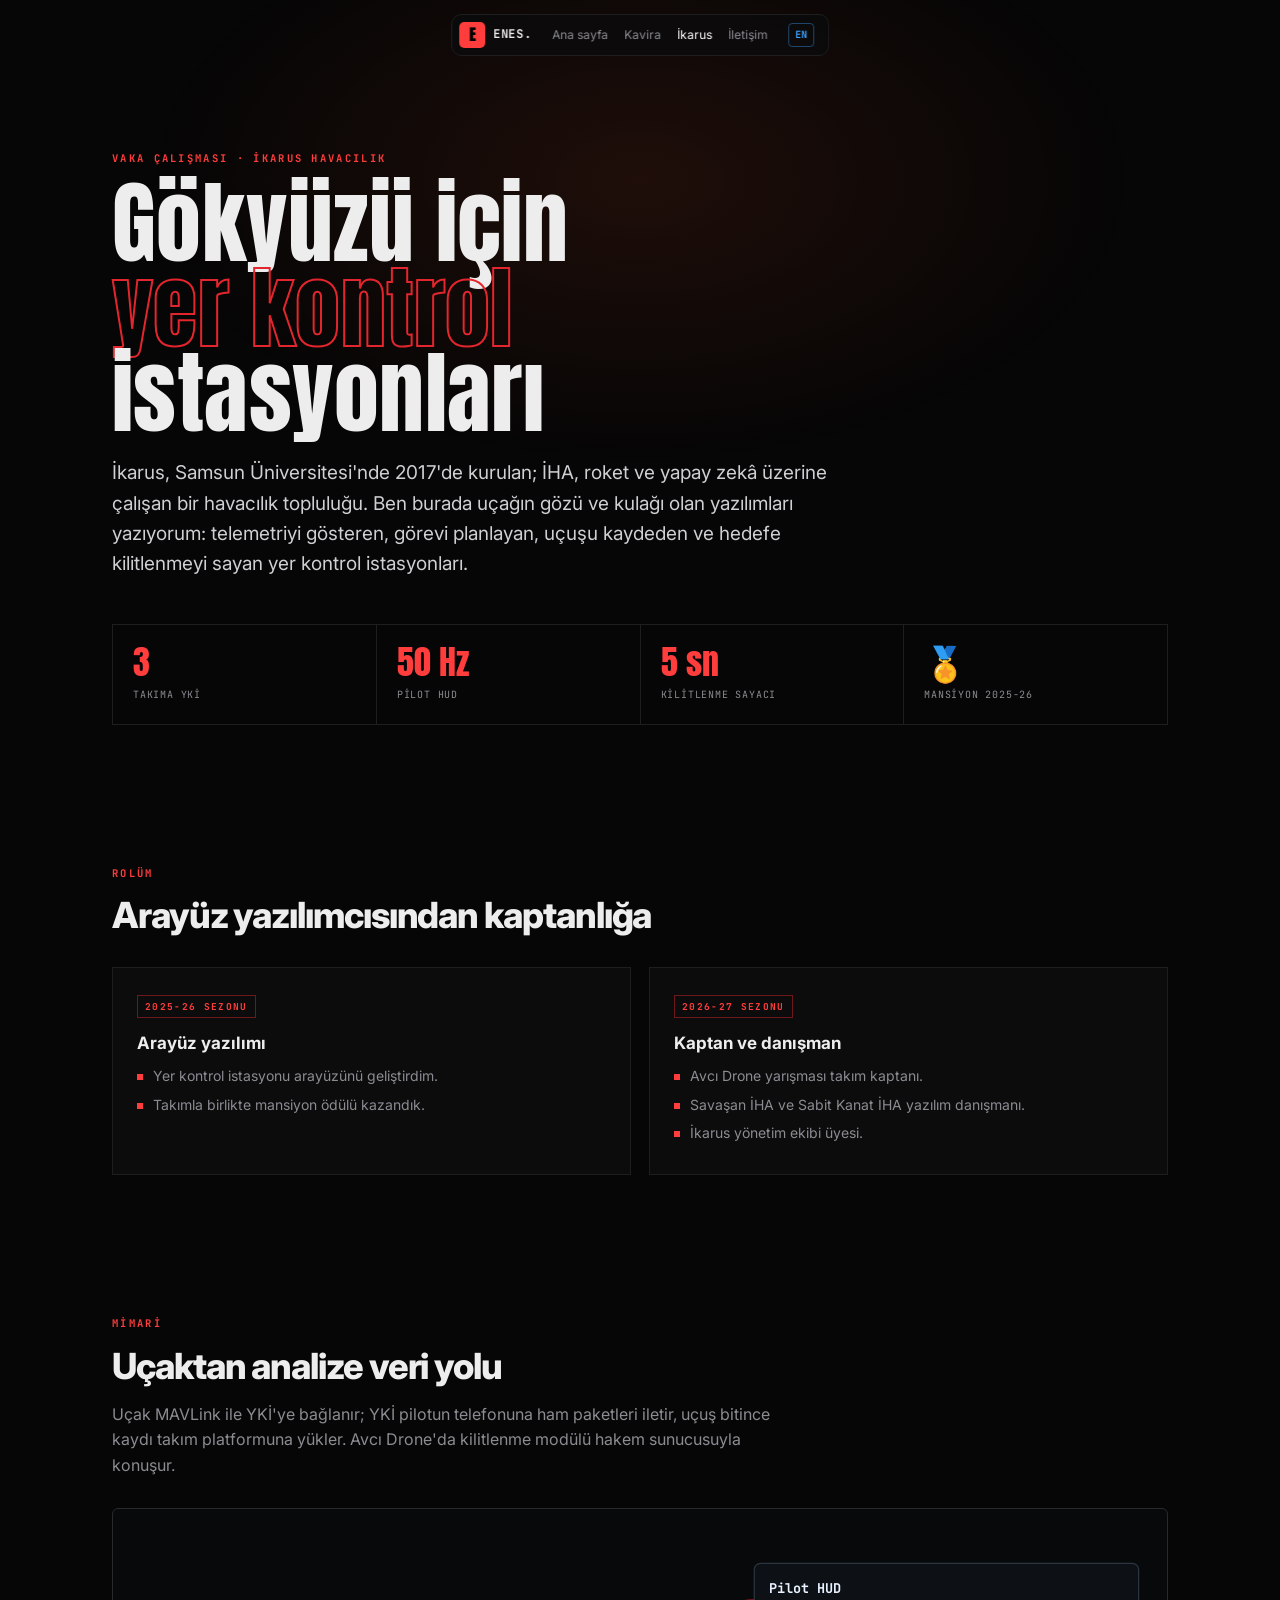
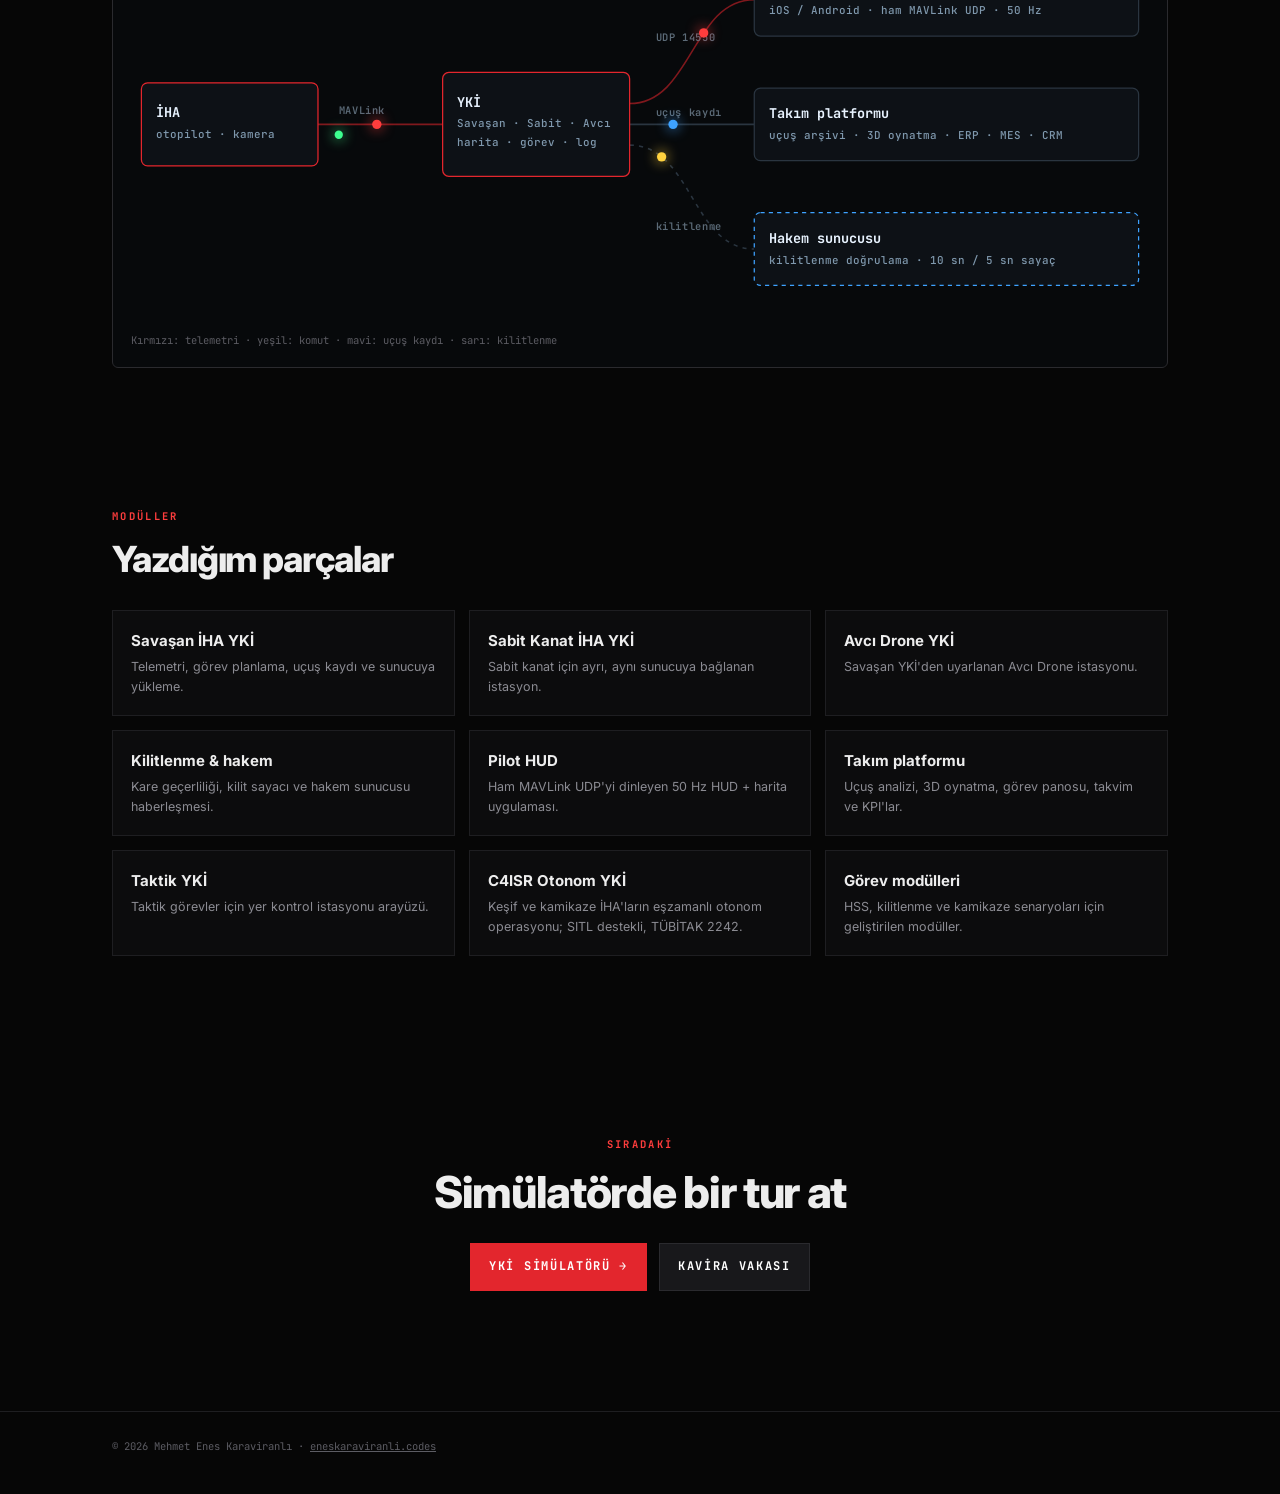
<file: ikarus.html>
<!doctype html>
<html lang="tr">
<head>
<meta charset="utf-8">
<meta name="viewport" content="width=device-width,initial-scale=1">
<title>İkarus İHA Yazılımları — Vaka Çalışması · Mehmet Enes Karaviranlı</title>
<meta name="description" content="İkarus Havacılık: MAVLink tabanlı İHA yer kontrol istasyonları, pilot HUD uygulaması, kilitlenme modülü ve takım platformu. Mansiyon ödülü, Avcı Drone kaptanlığı.">
<link rel="canonical" href="https://eneskaraviranli.codes/ikarus.html">
<link rel="alternate" hreflang="tr" href="https://eneskaraviranli.codes/ikarus.html">
<link rel="alternate" hreflang="en" href="https://eneskaraviranli.codes/en/ikarus.html">
<meta property="og:type" content="article">
<meta property="og:title" content="İkarus İHA Yazılımları — Vaka Çalışması">
<meta property="og:description" content="MAVLink tabanlı yer kontrol istasyonları, pilot HUD ve takım platformu.">
<meta property="og:url" content="https://eneskaraviranli.codes/ikarus.html">
<meta property="og:image" content="https://eneskaraviranli.codes/og-image.png">
<meta name="twitter:card" content="summary_large_image">
<link rel="icon" href="favicon.svg" type="image/svg+xml">
<link rel="icon" href="favicon-32.png" sizes="32x32" type="image/png">
<link rel="apple-touch-icon" href="apple-touch-icon.png">
<meta name="theme-color" content="#060606">
<script>if(!/bot|crawl|spider|slurp|lighthouse|facebookexternalhit|whatsapp|telegram|discord|linkedin|twitter/i.test(navigator.userAgent)&&!matchMedia('(prefers-reduced-motion: reduce)').matches)document.documentElement.classList.add('js')</script>
<link rel="preconnect" href="https://fonts.googleapis.com">
<link rel="preconnect" href="https://fonts.gstatic.com" crossorigin>
<link href="https://fonts.googleapis.com/css2?family=Anton&family=Inter:wght@400;500;600;700;800&family=JetBrains+Mono:wght@400;500;700&display=swap" rel="stylesheet">
<link rel="stylesheet" href="case.css">
</head>
<body>
<div id="agents" aria-hidden="true"></div>

<nav>
  <a href="./" class="logo"><i>E</i>ENES.</a>
  <div class="links"><a href="./">Ana sayfa</a><a href="kavira.html">Kavira</a><a href="ikarus.html" class="on">İkarus</a><a href="./#iletisim">İletişim</a></div>
  <a class="lang" href="en/ikarus.html" hreflang="en">EN</a>
</nav>

<header class="hero">
  <div class="wrap">
    <div class="eyebrow rv">Vaka çalışması · İkarus Havacılık</div>
    <h1 class="rv">Gökyüzü için<br><em>yer kontrol</em><br>istasyonları</h1>
    <p class="lead rv">İkarus, Samsun Üniversitesi'nde 2017'de kurulan; İHA, roket ve yapay zekâ üzerine çalışan bir havacılık topluluğu. Ben burada uçağın gözü ve kulağı olan yazılımları yazıyorum: telemetriyi gösteren, görevi planlayan, uçuşu kaydeden ve hedefe kilitlenmeyi sayan yer kontrol istasyonları.</p>
    <div class="stats rv">
      <div><b>3</b><small>Takıma YKİ</small></div>
      <div><b>50 Hz</b><small>Pilot HUD</small></div>
      <div><b>5 sn</b><small>Kilitlenme sayacı</small></div>
      <div><b>🏅</b><small>Mansiyon 2025-26</small></div>
    </div>
  </div>
</header>

<section>
  <div class="wrap">
    <div class="eyebrow rv">Rolüm</div>
    <h2 class="rv">Arayüz yazılımcısından kaptanlığa</h2>
    <div class="two">
      <div class="box rv"><span class="tag">2025-26 sezonu</span><h3>Arayüz yazılımı</h3>
        <ul><li>Yer kontrol istasyonu arayüzünü geliştirdim.</li><li>Takımla birlikte mansiyon ödülü kazandık.</li></ul></div>
      <div class="box rv"><span class="tag">2026-27 sezonu</span><h3>Kaptan ve danışman</h3>
        <ul><li>Avcı Drone yarışması takım kaptanı.</li><li>Savaşan İHA ve Sabit Kanat İHA yazılım danışmanı.</li><li>İkarus yönetim ekibi üyesi.</li></ul></div>
    </div>
  </div>
</section>

<section>
  <div class="wrap">
    <div class="eyebrow rv">Mimari</div>
    <h2 class="rv">Uçaktan analize veri yolu</h2>
    <p class="sub rv">Uçak MAVLink ile YKİ'ye bağlanır; YKİ pilotun telefonuna ham paketleri iletir, uçuş bitince kaydı takım platformuna yükler. Avcı Drone'da kilitlenme modülü hakem sunucusuyla konuşur.</p>
    <div class="arch rv">
      <svg viewBox="0 0 980 380" role="img" aria-label="İkarus YKİ mimari şeması">
        <defs>
          <path id="i1" d="M180 190 H300"/><path id="i2" d="M300 200 H180"/>
          <path id="i3" d="M480 170 C540 170 540 70 600 70"/><path id="i4" d="M480 190 H600"/>
          <path id="i5" d="M480 210 C540 210 540 310 600 310"/>
        </defs>
        <use href="#i1" class="wire hot"/><use href="#i3" class="wire hot"/><use href="#i4" class="wire"/><use href="#i5" class="wire" style="stroke-dasharray:4 5"/>
        <g class="node hot"><rect x="10" y="150" width="170" height="80" rx="6"/><text x="24" y="183">İHA</text><text class="s" x="24" y="203">otopilot · kamera</text></g>
        <g class="node hot"><rect x="300" y="140" width="180" height="100" rx="6"/><text x="314" y="173">YKİ</text><text class="s" x="314" y="193">Savaşan · Sabit · Avcı</text><text class="s" x="314" y="211">harita · görev · log</text></g>
        <g class="node"><rect x="600" y="35" width="370" height="70" rx="6"/><text x="614" y="64">Pilot HUD</text><text class="s" x="614" y="84">iOS / Android · ham MAVLink UDP · 50 Hz</text></g>
        <g class="node"><rect x="600" y="155" width="370" height="70" rx="6"/><text x="614" y="184">Takım platformu</text><text class="s" x="614" y="204">uçuş arşivi · 3D oynatma · ERP · MES · CRM</text></g>
        <g class="node ai"><rect x="600" y="275" width="370" height="70" rx="6"/><text x="614" y="304">Hakem sunucusu</text><text class="s" x="614" y="324">kilitlenme doğrulama · 10 sn / 5 sn sayaç</text></g>
        <text class="lbl" x="200" y="180">MAVLink</text><text class="lbl" x="505" y="110">UDP 14550</text><text class="lbl" x="505" y="182">uçuş kaydı</text><text class="lbl" x="505" y="292">kilitlenme</text>
        <circle r="4.5" fill="#ff3d3d" class="pk" style="color:#ff3d3d"><animateMotion dur="1.2s" repeatCount="indefinite"><mpath href="#i1"/></animateMotion></circle>
        <circle r="4" fill="#3dff8f" class="pk" style="color:#3dff8f"><animateMotion dur="1.4s" begin=".6s" repeatCount="indefinite"><mpath href="#i2"/></animateMotion></circle>
        <circle r="4.5" fill="#ff3d3d" class="pk" style="color:#ff3d3d"><animateMotion dur=".9s" begin=".3s" repeatCount="indefinite"><mpath href="#i3"/></animateMotion></circle>
        <circle r="4.5" fill="#3ea2ff" class="pk" style="color:#3ea2ff"><animateMotion dur="2.2s" begin="1s" repeatCount="indefinite"><mpath href="#i4"/></animateMotion></circle>
        <circle r="4.5" fill="#ffd23f" class="pk" style="color:#ffd23f"><animateMotion dur="1.8s" begin="1.4s" repeatCount="indefinite"><mpath href="#i5"/></animateMotion></circle>
      </svg>
      <div class="arch-note">Kırmızı: telemetri · yeşil: komut · mavi: uçuş kaydı · sarı: kilitlenme</div>
    </div>
  </div>
</section>

<section>
  <div class="wrap">
    <div class="eyebrow rv">Modüller</div>
    <h2 class="rv">Yazdığım parçalar</h2>
    <div class="grid3">
      <div class="card rv"><h4>Savaşan İHA YKİ</h4><p>Telemetri, görev planlama, uçuş kaydı ve sunucuya yükleme.</p></div>
      <div class="card rv"><h4>Sabit Kanat İHA YKİ</h4><p>Sabit kanat için ayrı, aynı sunucuya bağlanan istasyon.</p></div>
      <div class="card rv"><h4>Avcı Drone YKİ</h4><p>Savaşan YKİ'den uyarlanan Avcı Drone istasyonu.</p></div>
      <div class="card rv"><h4>Kilitlenme & hakem</h4><p>Kare geçerliliği, kilit sayacı ve hakem sunucusu haberleşmesi.</p></div>
      <div class="card rv"><h4>Pilot HUD</h4><p>Ham MAVLink UDP'yi dinleyen 50 Hz HUD + harita uygulaması.</p></div>
      <div class="card rv"><h4>Takım platformu</h4><p>Uçuş analizi, 3D oynatma, görev panosu, takvim ve KPI'lar.</p></div>
      <div class="card rv"><h4>Taktik YKİ</h4><p>Taktik görevler için yer kontrol istasyonu arayüzü.</p></div>
      <div class="card rv"><h4>C4ISR Otonom YKİ</h4><p>Keşif ve kamikaze İHA'ların eşzamanlı otonom operasyonu; SITL destekli, TÜBİTAK 2242.</p></div>
      <div class="card rv"><h4>Görev modülleri</h4><p>HSS, kilitlenme ve kamikaze senaryoları için geliştirilen modüller.</p></div>
    </div>
  </div>
</section>

<section class="cta">
  <div class="wrap">
    <div class="eyebrow rv">Sıradaki</div>
    <h2 class="rv">Simülatörde bir tur at</h2>
    <div class="btns rv"><a class="btn btn-red" href="./#yki">YKİ simülatörü →</a><a class="btn btn-ghost" href="kavira.html">Kavira vakası</a></div>
  </div>
</section>

<footer><div class="wrap">© 2026 Mehmet Enes Karaviranlı · <a href="./">eneskaraviranli.codes</a></div></footer>
<script src="js/case.js"></script>
</body>
</html>
</file>
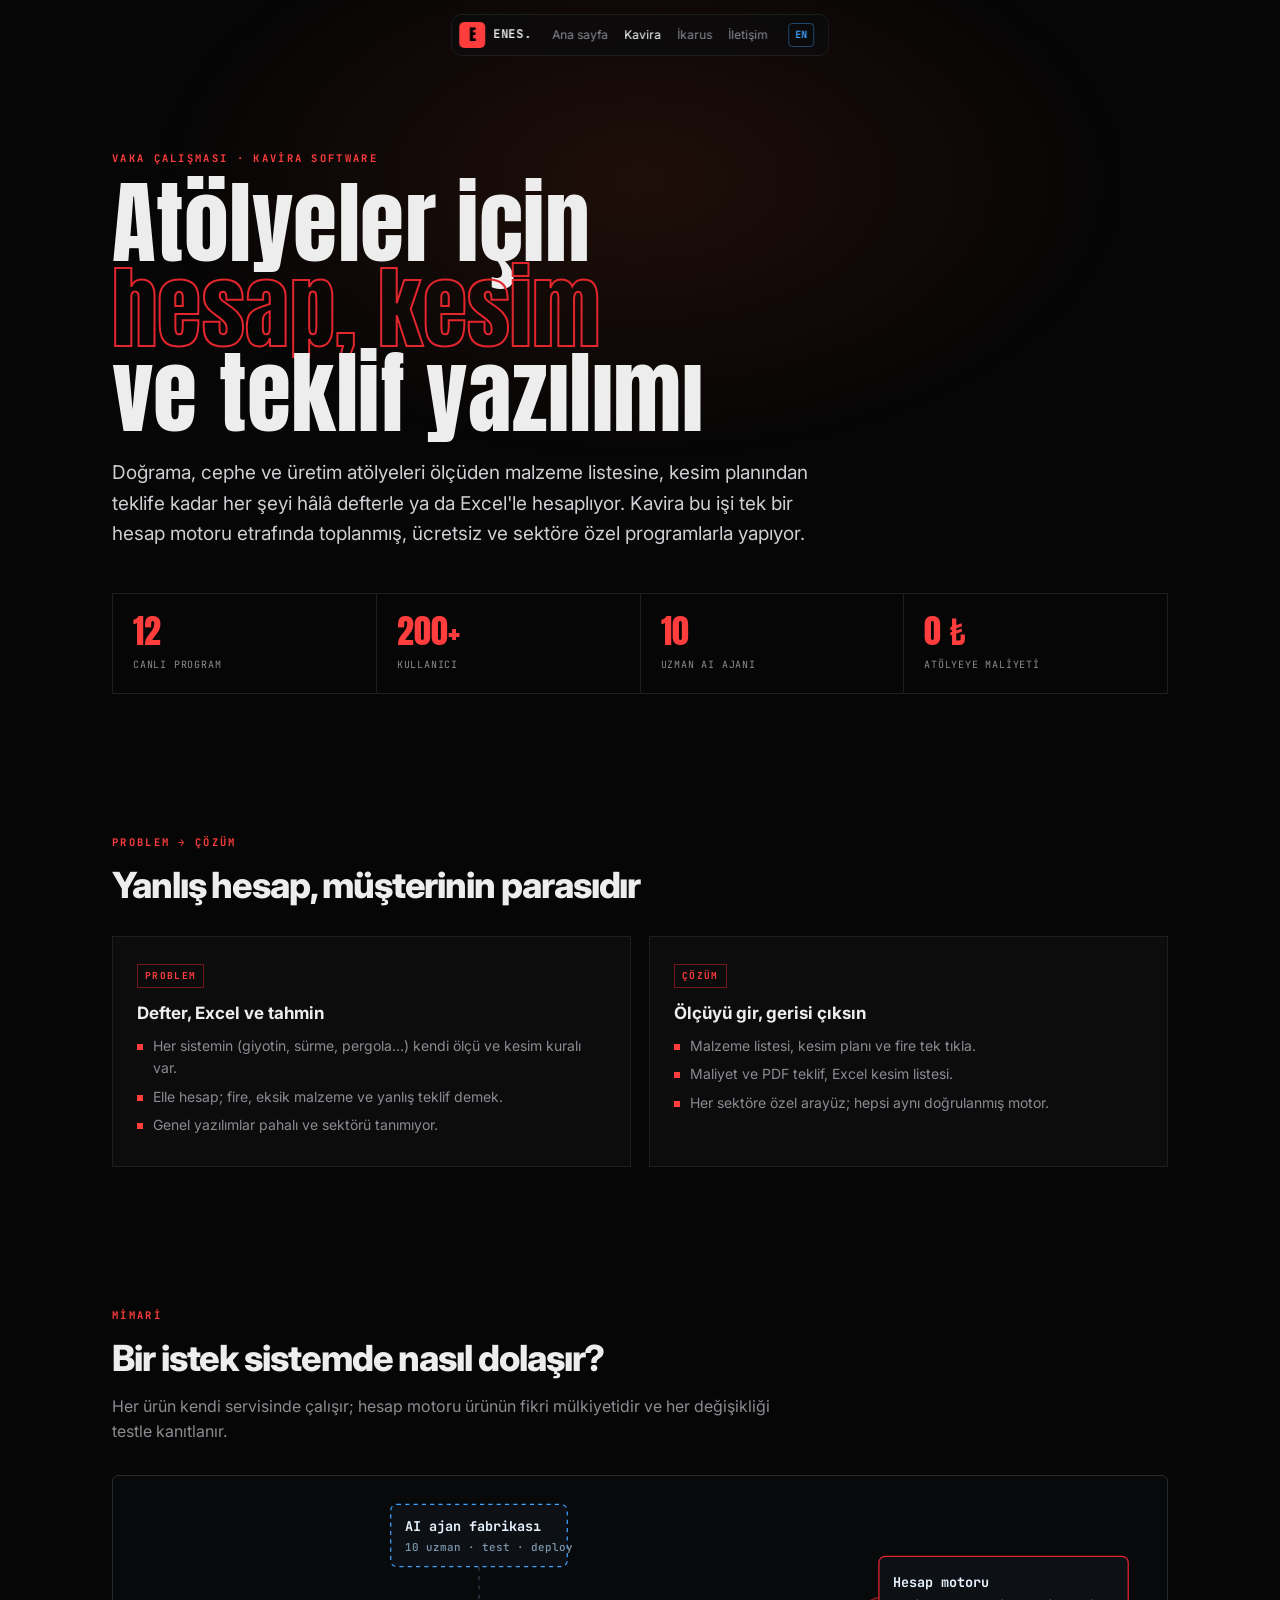
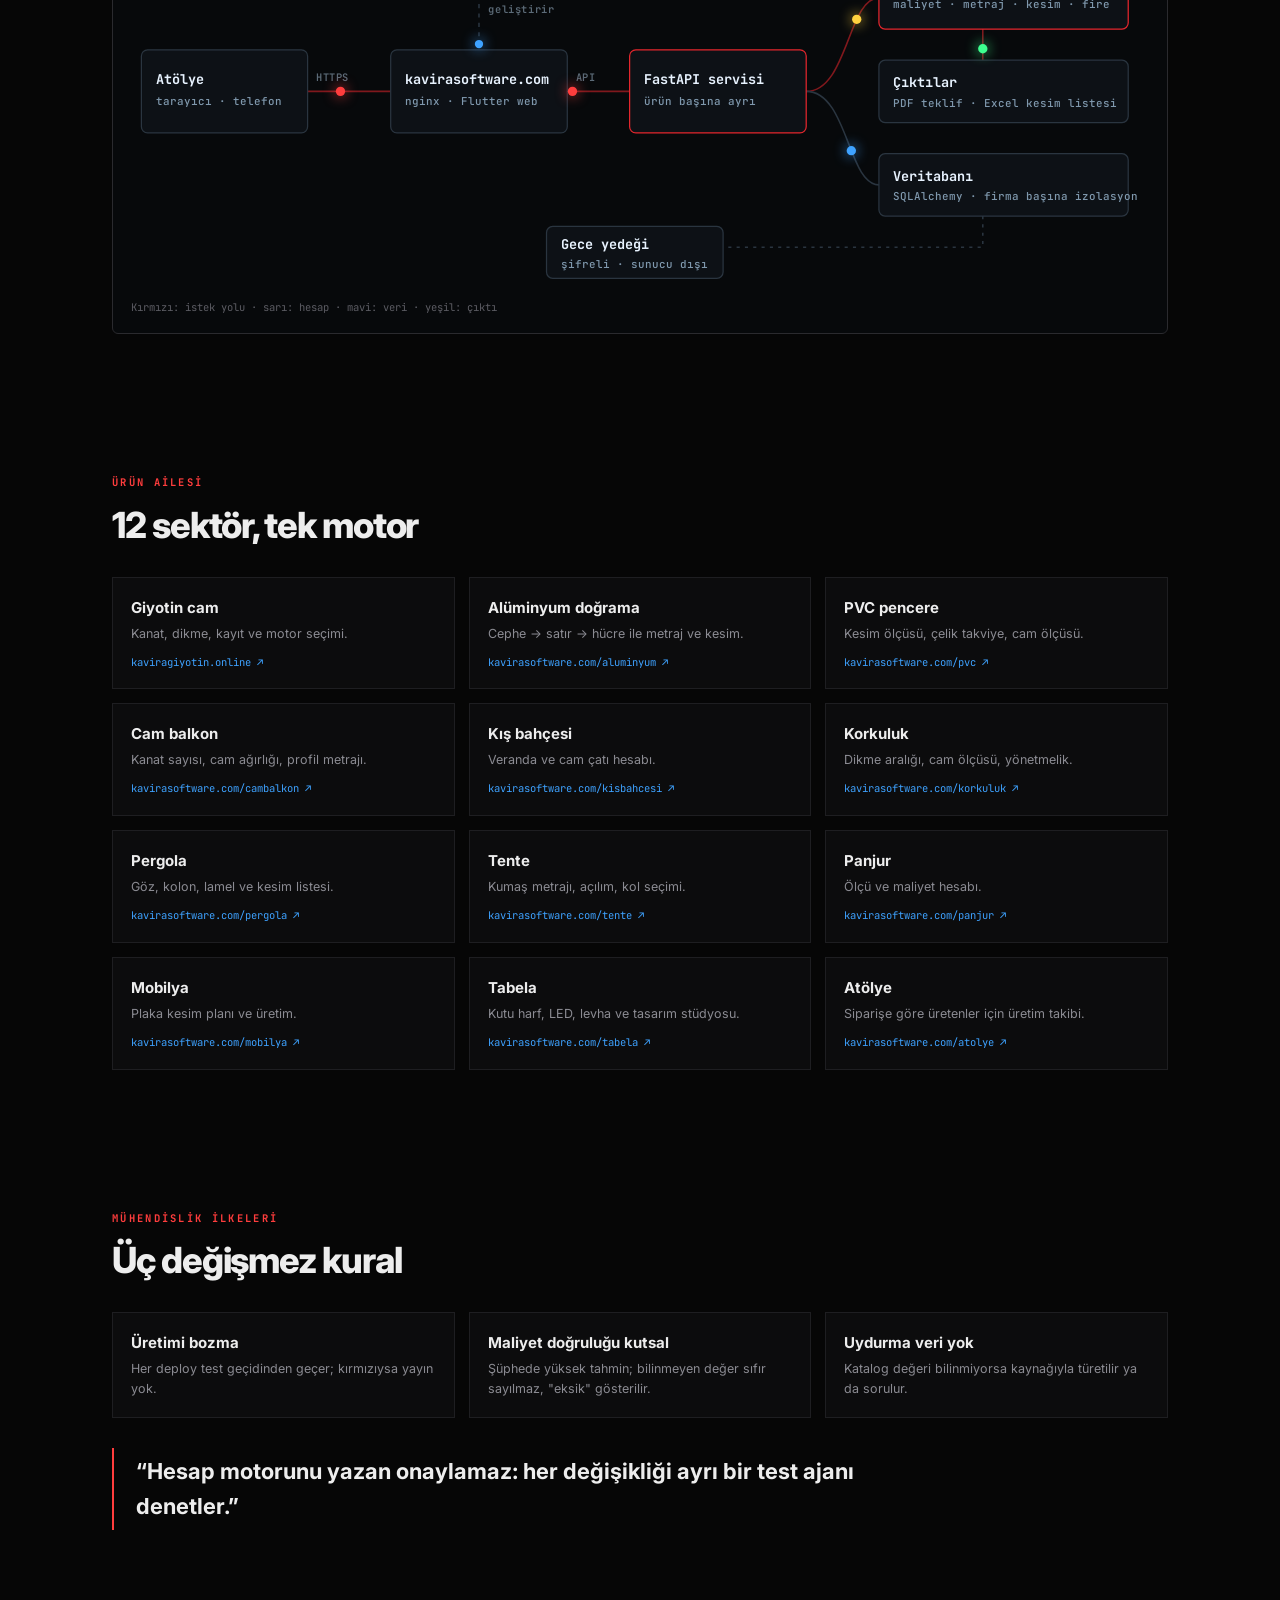
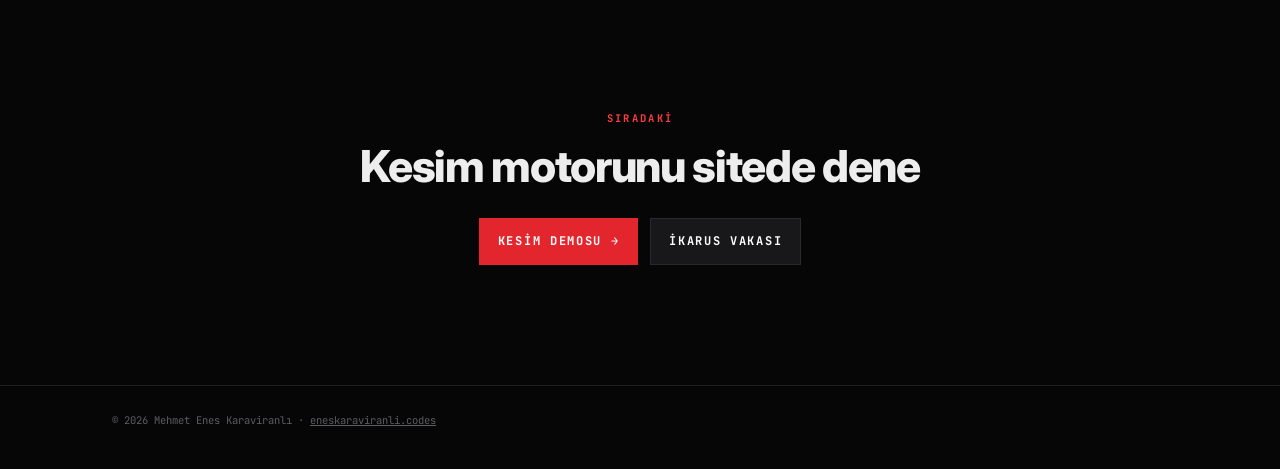
<file: kavira.html>
<!doctype html>
<html lang="tr">
<head>
<meta charset="utf-8">
<meta name="viewport" content="width=device-width,initial-scale=1">
<title>Kavira Software — Vaka Çalışması · Mehmet Enes Karaviranlı</title>
<meta name="description" content="Kavira Software: atölyeler için 12 canlı hesap, kesim ve teklif programı, 200'ü aşkın kullanıcı. Mimari, hesap motoru ve geliştirme hattı.">
<link rel="canonical" href="https://eneskaraviranli.codes/kavira.html">
<link rel="alternate" hreflang="tr" href="https://eneskaraviranli.codes/kavira.html">
<link rel="alternate" hreflang="en" href="https://eneskaraviranli.codes/en/kavira.html">
<meta property="og:type" content="article">
<meta property="og:title" content="Kavira Software — Vaka Çalışması">
<meta property="og:description" content="12 canlı ürün, 200+ kullanıcı: atölyeler için hesap, kesim ve teklif yazılımları.">
<meta property="og:url" content="https://eneskaraviranli.codes/kavira.html">
<meta property="og:image" content="https://eneskaraviranli.codes/og-image.png">
<meta name="twitter:card" content="summary_large_image">
<link rel="icon" href="favicon.svg" type="image/svg+xml">
<link rel="icon" href="favicon-32.png" sizes="32x32" type="image/png">
<link rel="apple-touch-icon" href="apple-touch-icon.png">
<meta name="theme-color" content="#060606">
<script>if(!/bot|crawl|spider|slurp|lighthouse|facebookexternalhit|whatsapp|telegram|discord|linkedin|twitter/i.test(navigator.userAgent)&&!matchMedia('(prefers-reduced-motion: reduce)').matches)document.documentElement.classList.add('js')</script>
<link rel="preconnect" href="https://fonts.googleapis.com">
<link rel="preconnect" href="https://fonts.gstatic.com" crossorigin>
<link href="https://fonts.googleapis.com/css2?family=Anton&family=Inter:wght@400;500;600;700;800&family=JetBrains+Mono:wght@400;500;700&display=swap" rel="stylesheet">
<link rel="stylesheet" href="case.css">
</head>
<body>
<div id="agents" aria-hidden="true"></div>

<nav>
  <a href="./" class="logo"><i>E</i>ENES.</a>
  <div class="links"><a href="./">Ana sayfa</a><a href="kavira.html" class="on">Kavira</a><a href="ikarus.html">İkarus</a><a href="./#iletisim">İletişim</a></div>
  <a class="lang" href="en/kavira.html" hreflang="en">EN</a>
</nav>

<header class="hero">
  <div class="wrap">
    <div class="eyebrow rv">Vaka çalışması · Kavira Software</div>
    <h1 class="rv">Atölyeler için<br><em>hesap, kesim</em><br>ve teklif yazılımı</h1>
    <p class="lead rv">Doğrama, cephe ve üretim atölyeleri ölçüden malzeme listesine, kesim planından teklife kadar her şeyi hâlâ defterle ya da Excel'le hesaplıyor. Kavira bu işi tek bir hesap motoru etrafında toplanmış, ücretsiz ve sektöre özel programlarla yapıyor.</p>
    <div class="stats rv">
      <div><b>12</b><small>Canlı program</small></div>
      <div><b>200+</b><small>Kullanıcı</small></div>
      <div><b>10</b><small>Uzman AI ajanı</small></div>
      <div><b>0 ₺</b><small>Atölyeye maliyeti</small></div>
    </div>
  </div>
</header>

<section>
  <div class="wrap">
    <div class="eyebrow rv">Problem → çözüm</div>
    <h2 class="rv">Yanlış hesap, müşterinin parasıdır</h2>
    <div class="two">
      <div class="box rv"><span class="tag">Problem</span><h3>Defter, Excel ve tahmin</h3>
        <ul><li>Her sistemin (giyotin, sürme, pergola…) kendi ölçü ve kesim kuralı var.</li><li>Elle hesap; fire, eksik malzeme ve yanlış teklif demek.</li><li>Genel yazılımlar pahalı ve sektörü tanımıyor.</li></ul></div>
      <div class="box rv"><span class="tag">Çözüm</span><h3>Ölçüyü gir, gerisi çıksın</h3>
        <ul><li>Malzeme listesi, kesim planı ve fire tek tıkla.</li><li>Maliyet ve PDF teklif, Excel kesim listesi.</li><li>Her sektöre özel arayüz; hepsi aynı doğrulanmış motor.</li></ul></div>
    </div>
  </div>
</section>

<section>
  <div class="wrap">
    <div class="eyebrow rv">Mimari</div>
    <h2 class="rv">Bir istek sistemde nasıl dolaşır?</h2>
    <p class="sub rv">Her ürün kendi servisinde çalışır; hesap motoru ürünün fikri mülkiyetidir ve her değişikliği testle kanıtlanır.</p>
    <div class="arch rv">
      <svg viewBox="0 0 980 380" role="img" aria-label="Kavira mimari şeması">
        <defs>
          <path id="k1" d="M170 190 H250"/><path id="k2" d="M420 190 H480"/>
          <path id="k3" d="M650 190 C690 190 690 100 720 100"/><path id="k4" d="M650 190 C690 190 690 280 720 280"/>
          <path id="k5" d="M820 130 V160"/><path id="k6" d="M335 70 V150"/>
        </defs>
        <use href="#k1" class="wire hot"/><use href="#k2" class="wire hot"/><use href="#k3" class="wire hot"/><use href="#k4" class="wire"/>
        <use href="#k5" class="wire hot"/><use href="#k6" class="wire" style="stroke-dasharray:4 5"/>
        <path class="wire" d="M820 310 V340 H570" style="stroke-dasharray:3 5"/>
        <g class="node"><rect x="10" y="150" width="160" height="80" rx="6"/><text x="24" y="183">Atölye</text><text class="s" x="24" y="203">tarayıcı · telefon</text></g>
        <g class="node"><rect x="250" y="150" width="170" height="80" rx="6"/><text x="264" y="183">kavirasoftware.com</text><text class="s" x="264" y="203">nginx · Flutter web</text></g>
        <g class="node hot"><rect x="480" y="150" width="170" height="80" rx="6"/><text x="494" y="183">FastAPI servisi</text><text class="s" x="494" y="203">ürün başına ayrı</text></g>
        <g class="node hot"><rect x="720" y="60" width="240" height="70" rx="6"/><text x="734" y="90">Hesap motoru</text><text class="s" x="734" y="110">maliyet · metraj · kesim · fire</text></g>
        <g class="node"><rect x="720" y="160" width="240" height="60" rx="6"/><text x="734" y="186">Çıktılar</text><text class="s" x="734" y="205">PDF teklif · Excel kesim listesi</text></g>
        <g class="node"><rect x="720" y="250" width="240" height="60" rx="6"/><text x="734" y="276">Veritabanı</text><text class="s" x="734" y="295">SQLAlchemy · firma başına izolasyon</text></g>
        <g class="node ai"><rect x="250" y="10" width="170" height="60" rx="6"/><text x="264" y="36">AI ajan fabrikası</text><text class="s" x="264" y="55">10 uzman · test · deploy</text></g>
        <g class="node"><rect x="400" y="320" width="170" height="50" rx="6"/><text x="414" y="342">Gece yedeği</text><text class="s" x="414" y="360">şifreli · sunucu dışı</text></g>
        <text class="lbl" x="178" y="180">HTTPS</text><text class="lbl" x="428" y="180">API</text><text class="lbl" x="344" y="115">geliştirir</text>
        <circle r="4.5" fill="#ff3d3d" class="pk" style="color:#ff3d3d"><animateMotion dur="1.6s" repeatCount="indefinite"><mpath href="#k1"/></animateMotion></circle>
        <circle r="4.5" fill="#ff3d3d" class="pk" style="color:#ff3d3d"><animateMotion dur="1.6s" begin=".5s" repeatCount="indefinite"><mpath href="#k2"/></animateMotion></circle>
        <circle r="4.5" fill="#ffd23f" class="pk" style="color:#ffd23f"><animateMotion dur="1.8s" begin=".9s" repeatCount="indefinite"><mpath href="#k3"/></animateMotion></circle>
        <circle r="4.5" fill="#3ea2ff" class="pk" style="color:#3ea2ff"><animateMotion dur="1.8s" begin="1.1s" repeatCount="indefinite"><mpath href="#k4"/></animateMotion></circle>
        <circle r="4.5" fill="#3dff8f" class="pk" style="color:#3dff8f"><animateMotion dur="1s" begin="1.6s" repeatCount="indefinite"><mpath href="#k5"/></animateMotion></circle>
        <circle r="4" fill="#3ea2ff" class="pk" style="color:#3ea2ff"><animateMotion dur="2.4s" repeatCount="indefinite"><mpath href="#k6"/></animateMotion></circle>
      </svg>
      <div class="arch-note">Kırmızı: istek yolu · sarı: hesap · mavi: veri · yeşil: çıktı</div>
    </div>
  </div>
</section>

<section>
  <div class="wrap">
    <div class="eyebrow rv">Ürün ailesi</div>
    <h2 class="rv">12 sektör, tek motor</h2>
    <div class="grid3">
      <a class="card rv" href="https://kaviragiyotin.online/" target="_blank" rel="noopener"><h4>Giyotin cam</h4><p>Kanat, dikme, kayıt ve motor seçimi.</p><span class="go">kaviragiyotin.online ↗</span></a>
      <a class="card rv" href="https://kavirasoftware.com/aluminyum/" target="_blank" rel="noopener"><h4>Alüminyum doğrama</h4><p>Cephe → satır → hücre ile metraj ve kesim.</p><span class="go">kavirasoftware.com/aluminyum ↗</span></a>
      <a class="card rv" href="https://kavirasoftware.com/pvc/" target="_blank" rel="noopener"><h4>PVC pencere</h4><p>Kesim ölçüsü, çelik takviye, cam ölçüsü.</p><span class="go">kavirasoftware.com/pvc ↗</span></a>
      <a class="card rv" href="https://kavirasoftware.com/cambalkon/" target="_blank" rel="noopener"><h4>Cam balkon</h4><p>Kanat sayısı, cam ağırlığı, profil metrajı.</p><span class="go">kavirasoftware.com/cambalkon ↗</span></a>
      <a class="card rv" href="https://kavirasoftware.com/kisbahcesi/" target="_blank" rel="noopener"><h4>Kış bahçesi</h4><p>Veranda ve cam çatı hesabı.</p><span class="go">kavirasoftware.com/kisbahcesi ↗</span></a>
      <a class="card rv" href="https://kavirasoftware.com/korkuluk/" target="_blank" rel="noopener"><h4>Korkuluk</h4><p>Dikme aralığı, cam ölçüsü, yönetmelik.</p><span class="go">kavirasoftware.com/korkuluk ↗</span></a>
      <a class="card rv" href="https://kavirasoftware.com/pergola/" target="_blank" rel="noopener"><h4>Pergola</h4><p>Göz, kolon, lamel ve kesim listesi.</p><span class="go">kavirasoftware.com/pergola ↗</span></a>
      <a class="card rv" href="https://kavirasoftware.com/tente/" target="_blank" rel="noopener"><h4>Tente</h4><p>Kumaş metrajı, açılım, kol seçimi.</p><span class="go">kavirasoftware.com/tente ↗</span></a>
      <a class="card rv" href="https://kavirasoftware.com/panjur/" target="_blank" rel="noopener"><h4>Panjur</h4><p>Ölçü ve maliyet hesabı.</p><span class="go">kavirasoftware.com/panjur ↗</span></a>
      <a class="card rv" href="https://kavirasoftware.com/mobilya" target="_blank" rel="noopener"><h4>Mobilya</h4><p>Plaka kesim planı ve üretim.</p><span class="go">kavirasoftware.com/mobilya ↗</span></a>
      <a class="card rv" href="https://kavirasoftware.com/tabela/" target="_blank" rel="noopener"><h4>Tabela</h4><p>Kutu harf, LED, levha ve tasarım stüdyosu.</p><span class="go">kavirasoftware.com/tabela ↗</span></a>
      <a class="card rv" href="https://kavirasoftware.com/atolye/" target="_blank" rel="noopener"><h4>Atölye</h4><p>Siparişe göre üretenler için üretim takibi.</p><span class="go">kavirasoftware.com/atolye ↗</span></a>
    </div>
  </div>
</section>

<section>
  <div class="wrap">
    <div class="eyebrow rv">Mühendislik ilkeleri</div>
    <h2 class="rv">Üç değişmez kural</h2>
    <div class="grid3">
      <div class="card rv"><h4>Üretimi bozma</h4><p>Her deploy test geçidinden geçer; kırmızıysa yayın yok.</p></div>
      <div class="card rv"><h4>Maliyet doğruluğu kutsal</h4><p>Şüphede yüksek tahmin; bilinmeyen değer sıfır sayılmaz, "eksik" gösterilir.</p></div>
      <div class="card rv"><h4>Uydurma veri yok</h4><p>Katalog değeri bilinmiyorsa kaynağıyla türetilir ya da sorulur.</p></div>
    </div>
    <p class="quote rv">“Hesap motorunu yazan onaylamaz: her değişikliği ayrı bir test ajanı denetler.”</p>
  </div>
</section>

<section class="cta">
  <div class="wrap">
    <div class="eyebrow rv">Sıradaki</div>
    <h2 class="rv">Kesim motorunu sitede dene</h2>
    <div class="btns rv"><a class="btn btn-red" href="./#kesim">Kesim demosu →</a><a class="btn btn-ghost" href="ikarus.html">İkarus vakası</a></div>
  </div>
</section>

<footer><div class="wrap">© 2026 Mehmet Enes Karaviranlı · <a href="./">eneskaraviranli.codes</a></div></footer>
<script src="js/case.js"></script>
</body>
</html>
</file>
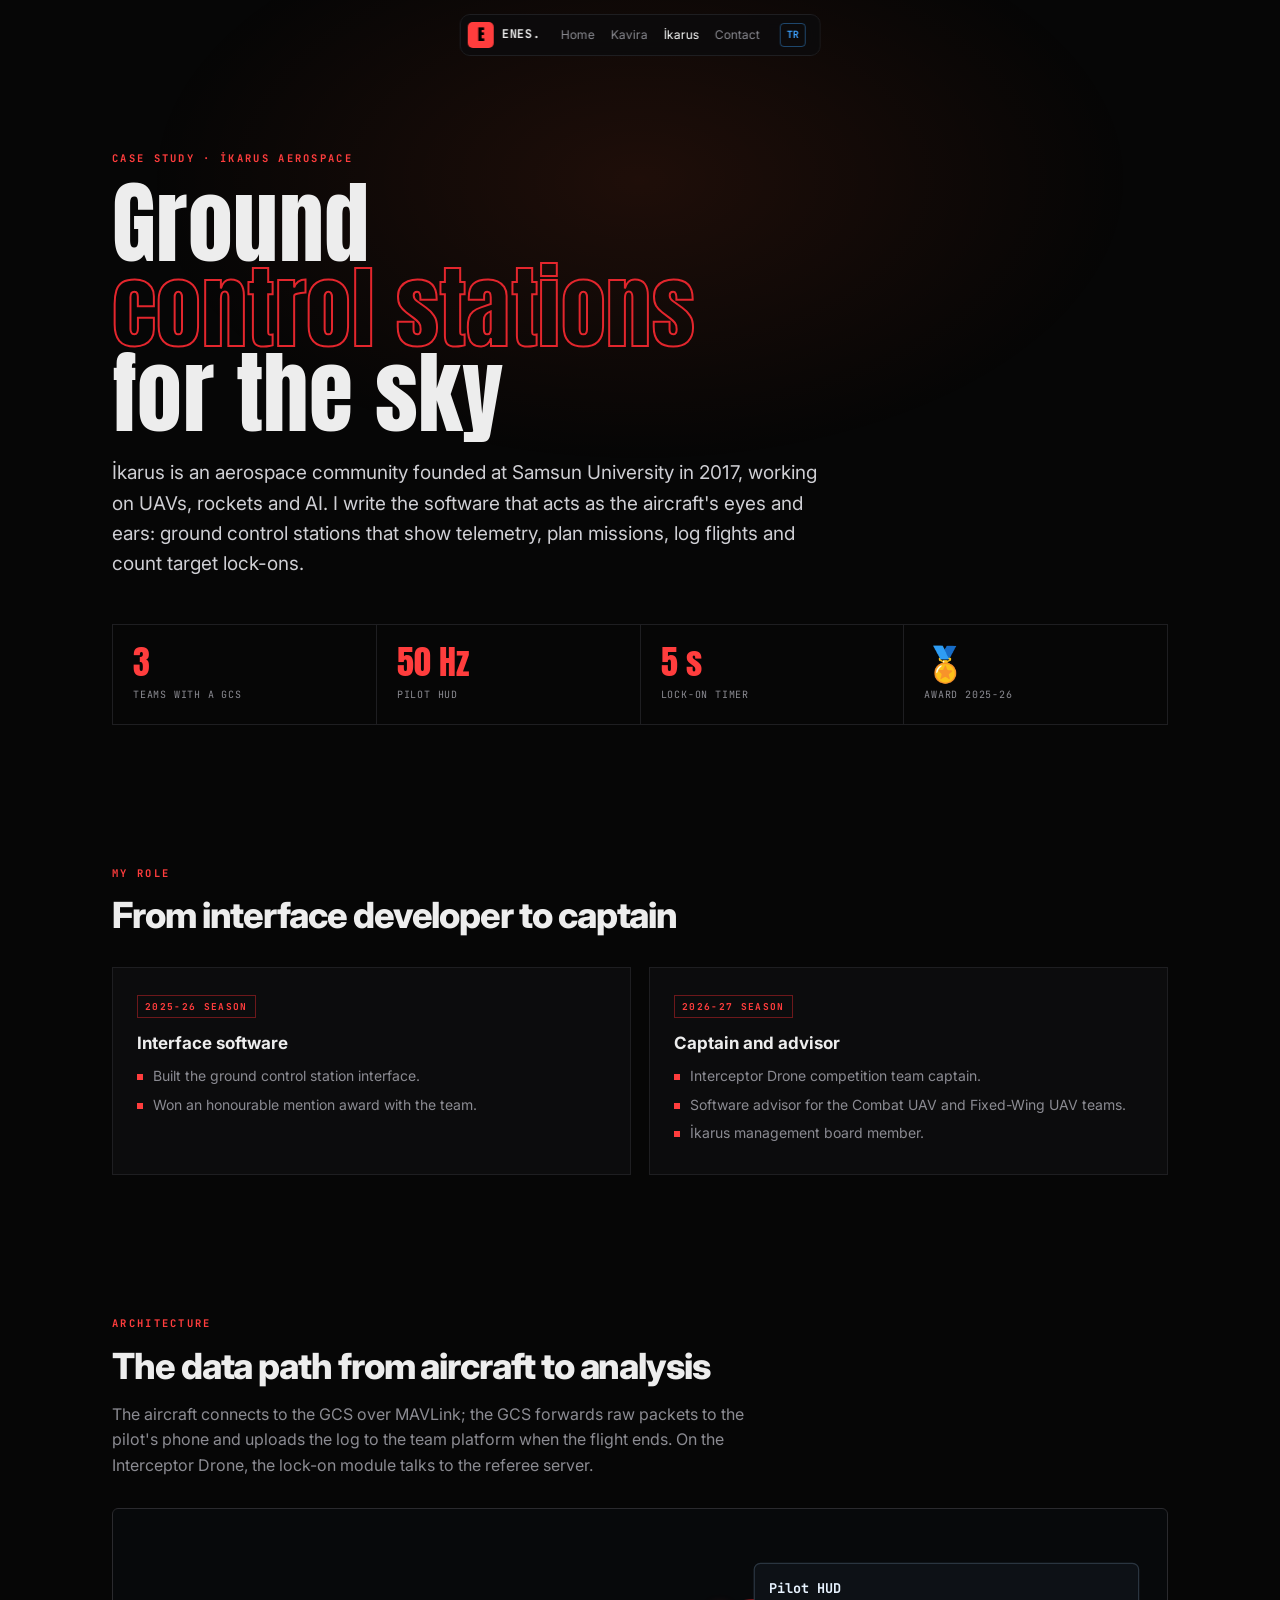
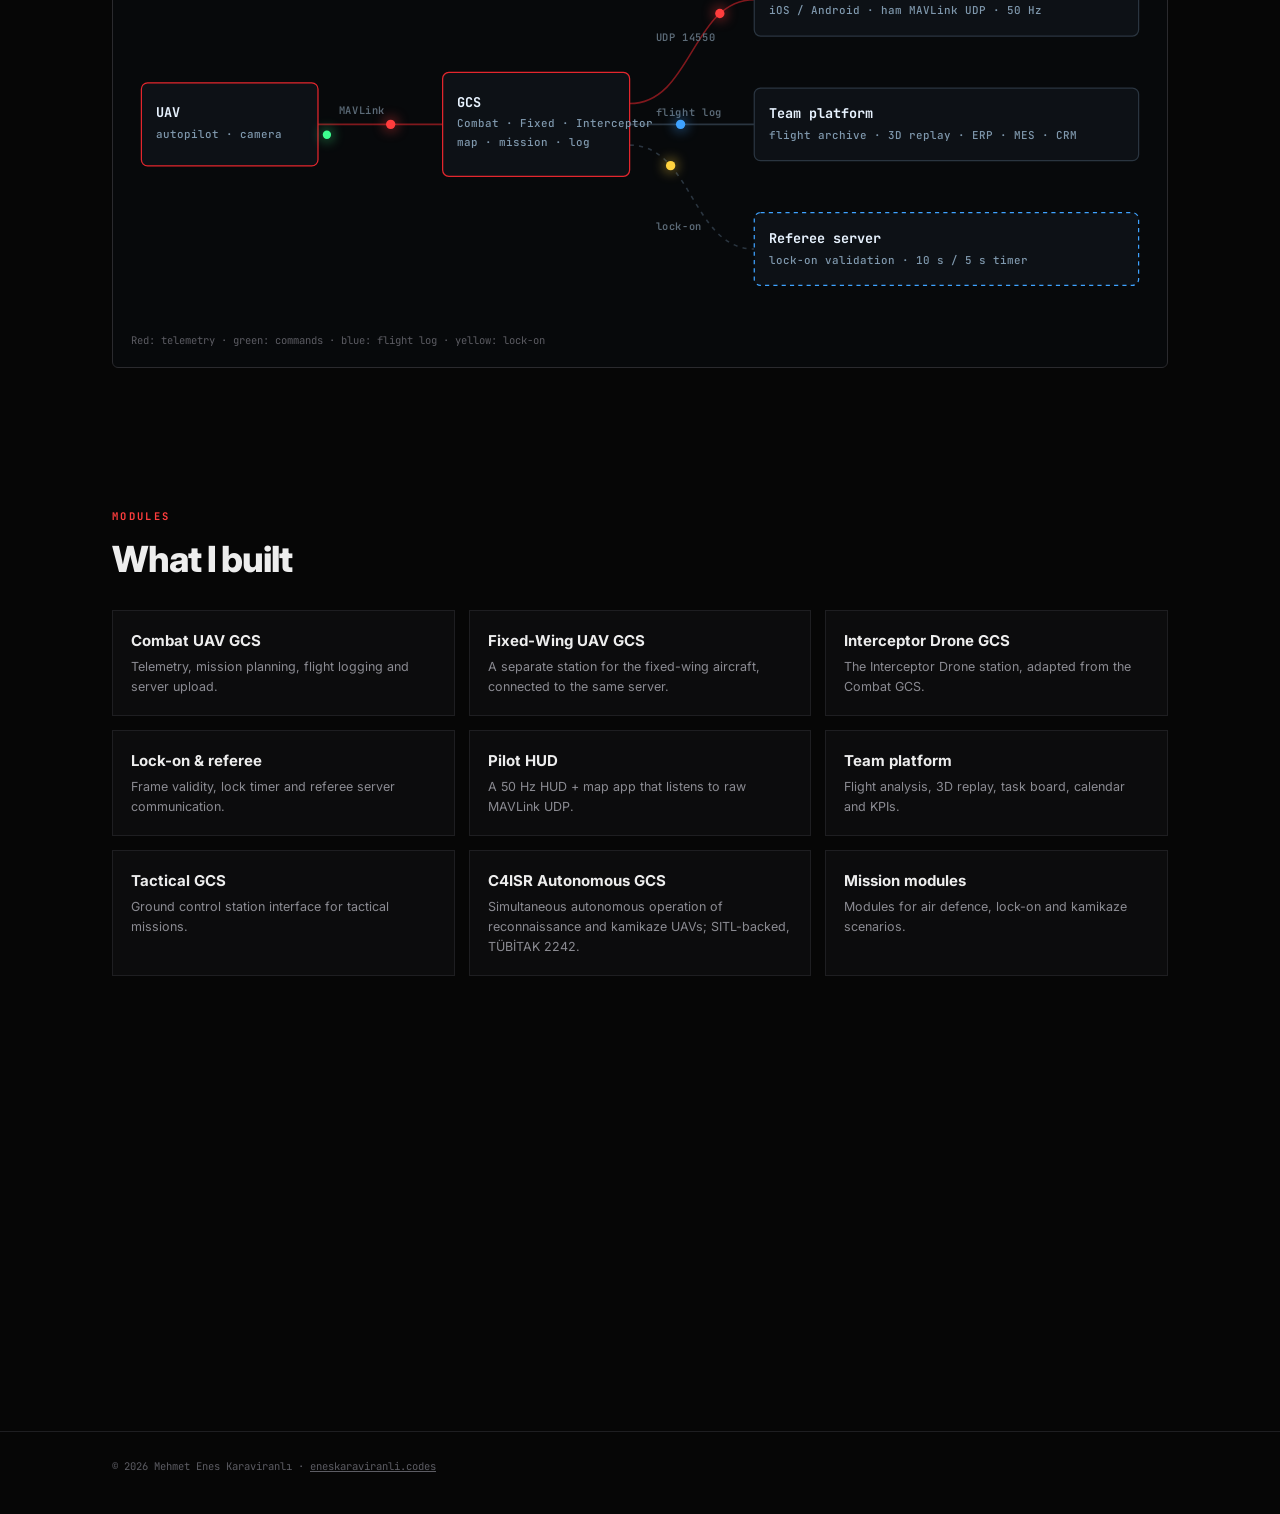
<file: en/ikarus.html>
<!doctype html>
<html lang="en">
<head>
<meta charset="utf-8">
<meta name="viewport" content="width=device-width,initial-scale=1">
<title>İkarus UAV Software — Case Study · Mehmet Enes Karaviranlı</title>
<meta name="description" content="İkarus Aerospace: MAVLink-based UAV ground control stations, a pilot HUD app, a lock-on module and a team platform. Honourable mention award, Interceptor Drone captaincy.">
<link rel="canonical" href="https://eneskaraviranli.codes/en/ikarus.html">
<link rel="alternate" hreflang="tr" href="https://eneskaraviranli.codes/ikarus.html">
<link rel="alternate" hreflang="en" href="https://eneskaraviranli.codes/en/ikarus.html">
<meta property="og:type" content="article">
<meta property="og:title" content="İkarus UAV Software — Case Study">
<meta property="og:description" content="MAVLink-based ground control stations, a pilot HUD and a team platform.">
<meta property="og:url" content="https://eneskaraviranli.codes/en/ikarus.html">
<meta property="og:image" content="https://eneskaraviranli.codes/og-image.png">
<meta name="twitter:card" content="summary_large_image">
<link rel="icon" href="../favicon.svg" type="image/svg+xml">
<link rel="icon" href="../favicon-32.png" sizes="32x32" type="image/png">
<link rel="apple-touch-icon" href="../apple-touch-icon.png">
<meta name="theme-color" content="#060606">
<script>if(!/bot|crawl|spider|slurp|lighthouse|facebookexternalhit|whatsapp|telegram|discord|linkedin|twitter/i.test(navigator.userAgent)&&!matchMedia('(prefers-reduced-motion: reduce)').matches)document.documentElement.classList.add('js')</script>
<link rel="preconnect" href="https://fonts.googleapis.com">
<link rel="preconnect" href="https://fonts.gstatic.com" crossorigin>
<link href="https://fonts.googleapis.com/css2?family=Anton&family=Inter:wght@400;500;600;700;800&family=JetBrains+Mono:wght@400;500;700&display=swap" rel="stylesheet">
<link rel="stylesheet" href="../case.css">
</head>
<body>
<div id="agents" aria-hidden="true"></div>

<nav>
  <a href="./" class="logo"><i>E</i>ENES.</a>
  <div class="links"><a href="./">Home</a><a href="kavira.html">Kavira</a><a href="ikarus.html" class="on">İkarus</a><a href="./#iletisim">Contact</a></div>
  <a class="lang" href="../ikarus.html" hreflang="tr">TR</a>
</nav>

<header class="hero">
  <div class="wrap">
    <div class="eyebrow rv">Case study · İkarus Aerospace</div>
    <h1 class="rv">Ground<br><em>control stations</em><br>for the sky</h1>
    <p class="lead rv">İkarus is an aerospace community founded at Samsun University in 2017, working on UAVs, rockets and AI. I write the software that acts as the aircraft&#39;s eyes and ears: ground control stations that show telemetry, plan missions, log flights and count target lock-ons.</p>
    <div class="stats rv">
      <div><b>3</b><small>Teams with a GCS</small></div>
      <div><b>50 Hz</b><small>Pilot HUD</small></div>
      <div><b>5 s</b><small>Lock-on timer</small></div>
      <div><b>🏅</b><small>Award 2025-26</small></div>
    </div>
  </div>
</header>

<section>
  <div class="wrap">
    <div class="eyebrow rv">My role</div>
    <h2 class="rv">From interface developer to captain</h2>
    <div class="two">
      <div class="box rv"><span class="tag">2025-26 season</span><h3>Interface software</h3>
        <ul><li>Built the ground control station interface.</li><li>Won an honourable mention award with the team.</li></ul></div>
      <div class="box rv"><span class="tag">2026-27 season</span><h3>Captain and advisor</h3>
        <ul><li>Interceptor Drone competition team captain.</li><li>Software advisor for the Combat UAV and Fixed-Wing UAV teams.</li><li>İkarus management board member.</li></ul></div>
    </div>
  </div>
</section>

<section>
  <div class="wrap">
    <div class="eyebrow rv">Architecture</div>
    <h2 class="rv">The data path from aircraft to analysis</h2>
    <p class="sub rv">The aircraft connects to the GCS over MAVLink; the GCS forwards raw packets to the pilot&#39;s phone and uploads the log to the team platform when the flight ends. On the Interceptor Drone, the lock-on module talks to the referee server.</p>
    <div class="arch rv">
      <svg viewBox="0 0 980 380" role="img" aria-label="İkarus GCS architecture diagram">
        <defs>
          <path id="i1" d="M180 190 H300"/><path id="i2" d="M300 200 H180"/>
          <path id="i3" d="M480 170 C540 170 540 70 600 70"/><path id="i4" d="M480 190 H600"/>
          <path id="i5" d="M480 210 C540 210 540 310 600 310"/>
        </defs>
        <use href="#i1" class="wire hot"/><use href="#i3" class="wire hot"/><use href="#i4" class="wire"/><use href="#i5" class="wire" style="stroke-dasharray:4 5"/>
        <g class="node hot"><rect x="10" y="150" width="170" height="80" rx="6"/><text x="24" y="183">UAV</text><text class="s" x="24" y="203">autopilot · camera</text></g>
        <g class="node hot"><rect x="300" y="140" width="180" height="100" rx="6"/><text x="314" y="173">GCS</text><text class="s" x="314" y="193">Combat · Fixed · Interceptor</text><text class="s" x="314" y="211">map · mission · log</text></g>
        <g class="node"><rect x="600" y="35" width="370" height="70" rx="6"/><text x="614" y="64">Pilot HUD</text><text class="s" x="614" y="84">iOS / Android · ham MAVLink UDP · 50 Hz</text></g>
        <g class="node"><rect x="600" y="155" width="370" height="70" rx="6"/><text x="614" y="184">Team platform</text><text class="s" x="614" y="204">flight archive · 3D replay · ERP · MES · CRM</text></g>
        <g class="node ai"><rect x="600" y="275" width="370" height="70" rx="6"/><text x="614" y="304">Referee server</text><text class="s" x="614" y="324">lock-on validation · 10 s / 5 s timer</text></g>
        <text class="lbl" x="200" y="180">MAVLink</text><text class="lbl" x="505" y="110">UDP 14550</text><text class="lbl" x="505" y="182">flight log</text><text class="lbl" x="505" y="292">lock-on</text>
        <circle r="4.5" fill="#ff3d3d" class="pk" style="color:#ff3d3d"><animateMotion dur="1.2s" repeatCount="indefinite"><mpath href="#i1"/></animateMotion></circle>
        <circle r="4" fill="#3dff8f" class="pk" style="color:#3dff8f"><animateMotion dur="1.4s" begin=".6s" repeatCount="indefinite"><mpath href="#i2"/></animateMotion></circle>
        <circle r="4.5" fill="#ff3d3d" class="pk" style="color:#ff3d3d"><animateMotion dur=".9s" begin=".3s" repeatCount="indefinite"><mpath href="#i3"/></animateMotion></circle>
        <circle r="4.5" fill="#3ea2ff" class="pk" style="color:#3ea2ff"><animateMotion dur="2.2s" begin="1s" repeatCount="indefinite"><mpath href="#i4"/></animateMotion></circle>
        <circle r="4.5" fill="#ffd23f" class="pk" style="color:#ffd23f"><animateMotion dur="1.8s" begin="1.4s" repeatCount="indefinite"><mpath href="#i5"/></animateMotion></circle>
      </svg>
      <div class="arch-note">Red: telemetry · green: commands · blue: flight log · yellow: lock-on</div>
    </div>
  </div>
</section>

<section>
  <div class="wrap">
    <div class="eyebrow rv">Modules</div>
    <h2 class="rv">What I built</h2>
    <div class="grid3">
      <div class="card rv"><h4>Combat UAV GCS</h4><p>Telemetry, mission planning, flight logging and server upload.</p></div>
      <div class="card rv"><h4>Fixed-Wing UAV GCS</h4><p>A separate station for the fixed-wing aircraft, connected to the same server.</p></div>
      <div class="card rv"><h4>Interceptor Drone GCS</h4><p>The Interceptor Drone station, adapted from the Combat GCS.</p></div>
      <div class="card rv"><h4>Lock-on &amp; referee</h4><p>Frame validity, lock timer and referee server communication.</p></div>
      <div class="card rv"><h4>Pilot HUD</h4><p>A 50 Hz HUD + map app that listens to raw MAVLink UDP.</p></div>
      <div class="card rv"><h4>Team platform</h4><p>Flight analysis, 3D replay, task board, calendar and KPIs.</p></div>
      <div class="card rv"><h4>Tactical GCS</h4><p>Ground control station interface for tactical missions.</p></div>
      <div class="card rv"><h4>C4ISR Autonomous GCS</h4><p>Simultaneous autonomous operation of reconnaissance and kamikaze UAVs; SITL-backed, TÜBİTAK 2242.</p></div>
      <div class="card rv"><h4>Mission modules</h4><p>Modules for air defence, lock-on and kamikaze scenarios.</p></div>
    </div>
  </div>
</section>

<section class="cta">
  <div class="wrap">
    <div class="eyebrow rv">Up next</div>
    <h2 class="rv">Take the simulator for a spin</h2>
    <div class="btns rv"><a class="btn btn-red" href="./#yki">GCS simulator →</a><a class="btn btn-ghost" href="kavira.html">Kavira case study</a></div>
  </div>
</section>

<footer><div class="wrap">© 2026 Mehmet Enes Karaviranlı · <a href="./">eneskaraviranli.codes</a></div></footer>
<script src="../js/case.js"></script>
</body>
</html>
</file>
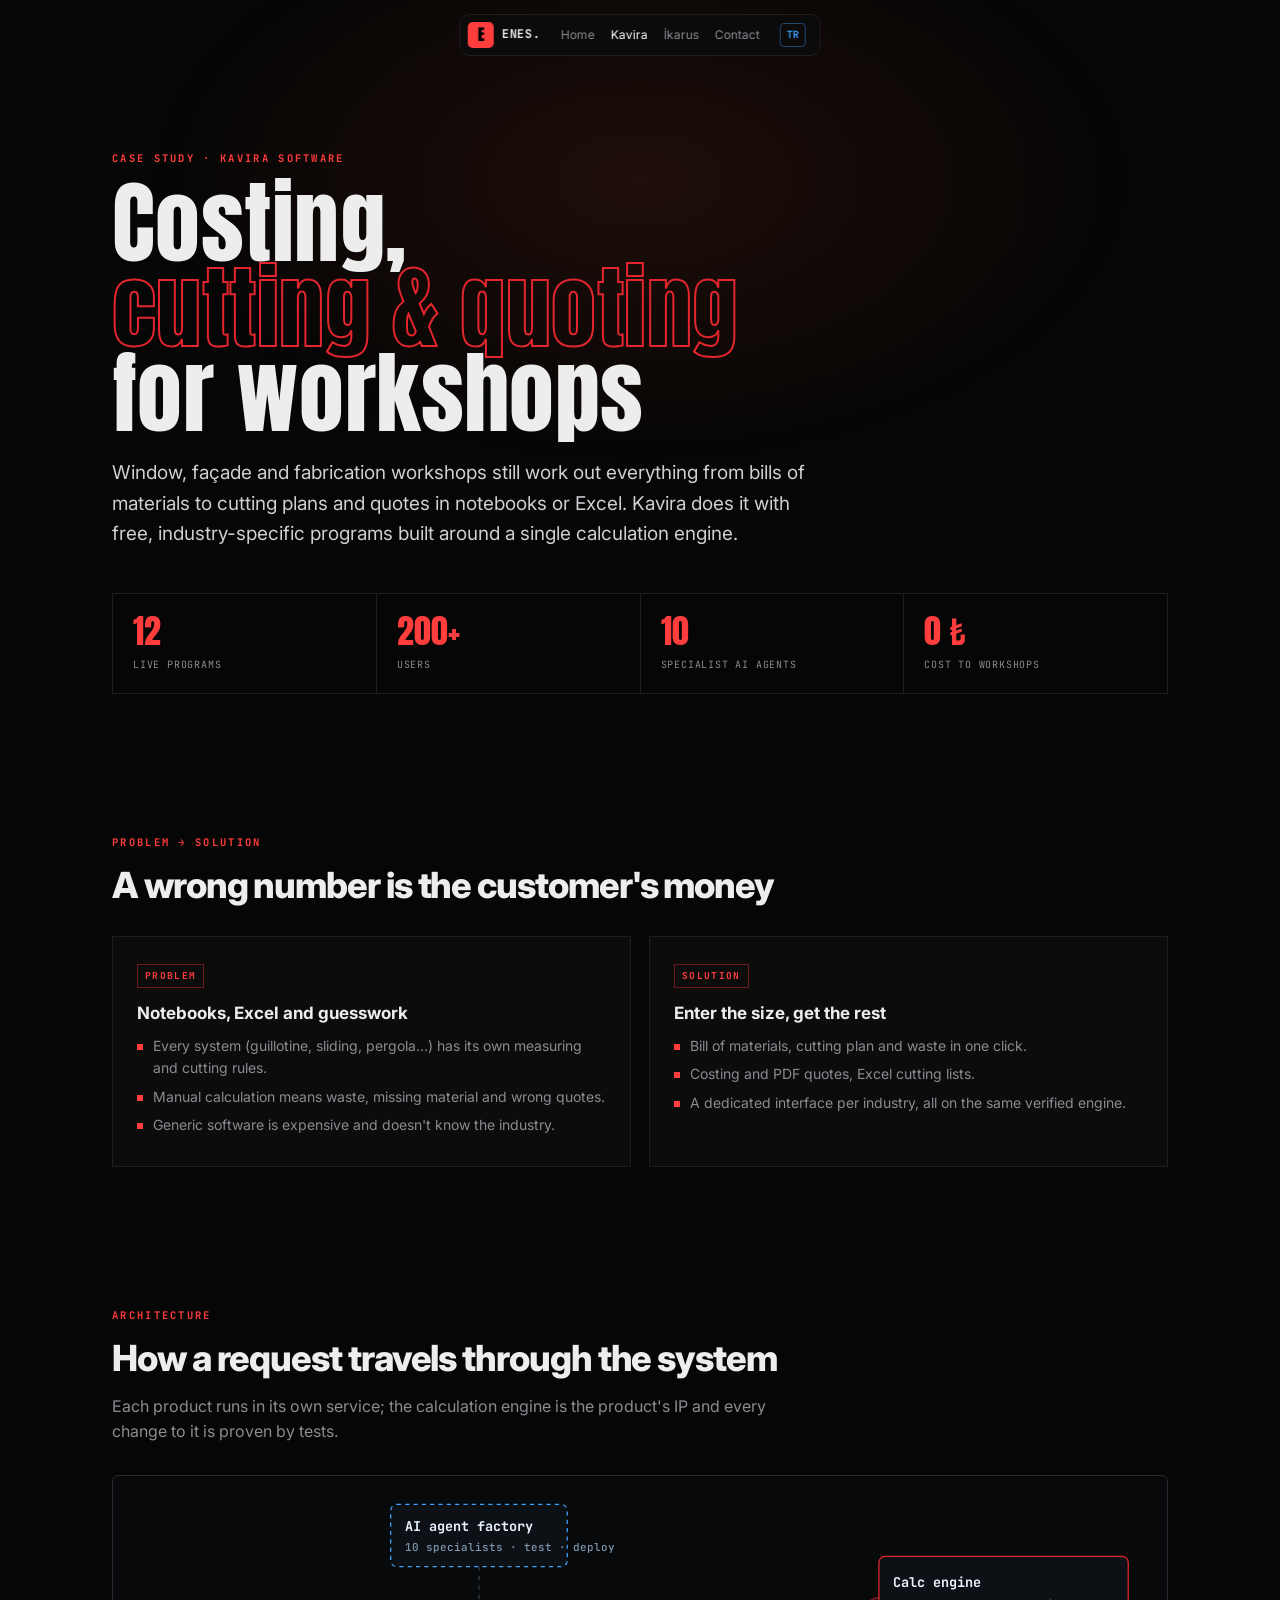
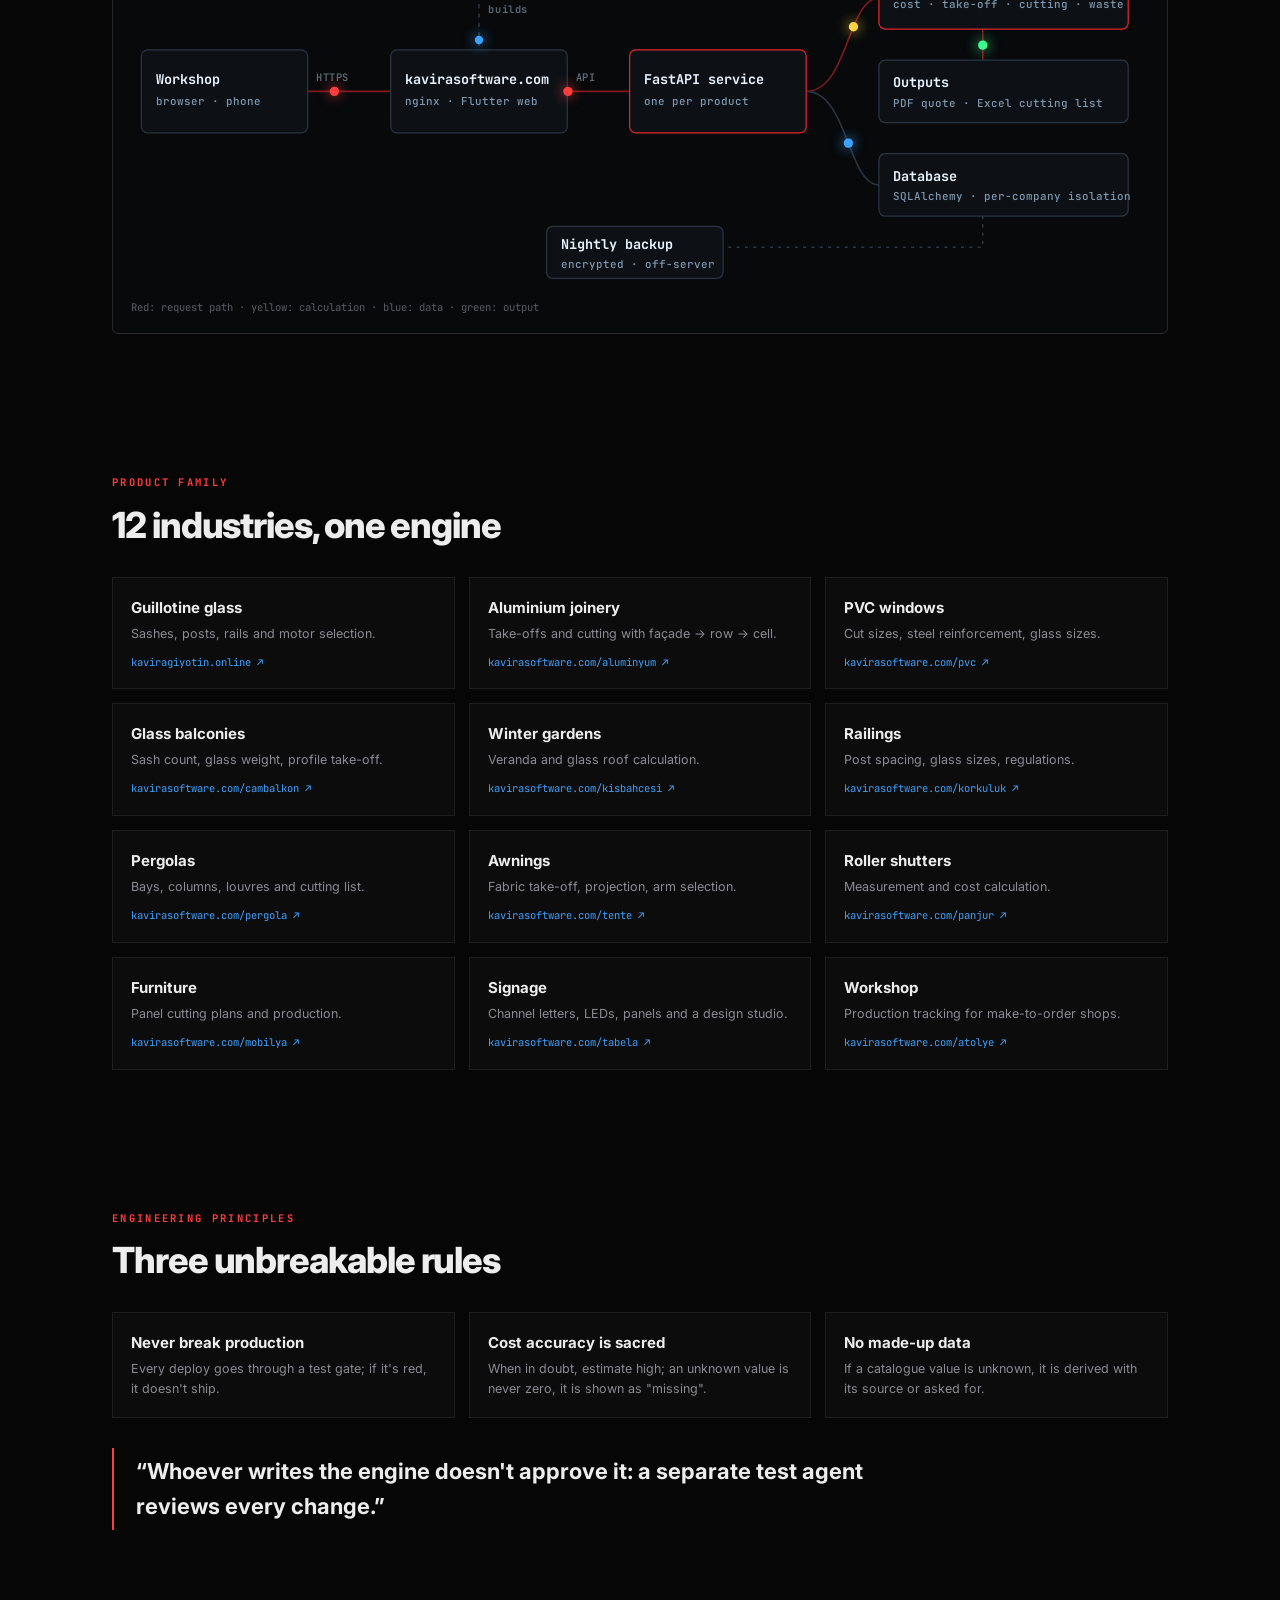
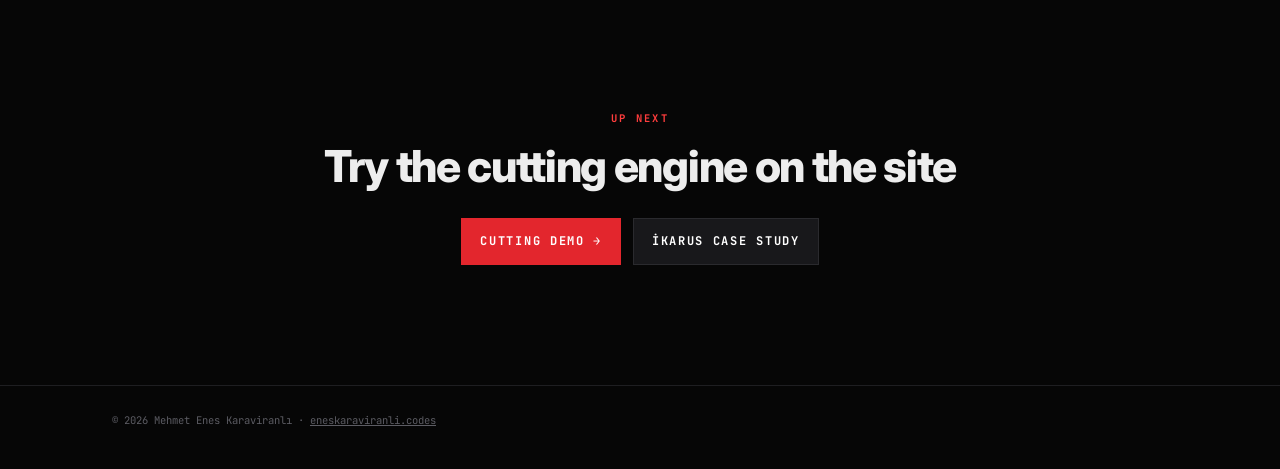
<file: en/kavira.html>
<!doctype html>
<html lang="en">
<head>
<meta charset="utf-8">
<meta name="viewport" content="width=device-width,initial-scale=1">
<title>Kavira Software — Case Study · Mehmet Enes Karaviranlı</title>
<meta name="description" content="Kavira Software: 12 live costing, cutting and quoting programs for workshops, 200+ users. Architecture, calculation engine and delivery pipeline.">
<link rel="canonical" href="https://eneskaraviranli.codes/en/kavira.html">
<link rel="alternate" hreflang="tr" href="https://eneskaraviranli.codes/kavira.html">
<link rel="alternate" hreflang="en" href="https://eneskaraviranli.codes/en/kavira.html">
<meta property="og:type" content="article">
<meta property="og:title" content="Kavira Software — Case Study">
<meta property="og:description" content="12 live products, 200+ users: costing, cutting and quoting software for workshops.">
<meta property="og:url" content="https://eneskaraviranli.codes/en/kavira.html">
<meta property="og:image" content="https://eneskaraviranli.codes/og-image.png">
<meta name="twitter:card" content="summary_large_image">
<link rel="icon" href="../favicon.svg" type="image/svg+xml">
<link rel="icon" href="../favicon-32.png" sizes="32x32" type="image/png">
<link rel="apple-touch-icon" href="../apple-touch-icon.png">
<meta name="theme-color" content="#060606">
<script>if(!/bot|crawl|spider|slurp|lighthouse|facebookexternalhit|whatsapp|telegram|discord|linkedin|twitter/i.test(navigator.userAgent)&&!matchMedia('(prefers-reduced-motion: reduce)').matches)document.documentElement.classList.add('js')</script>
<link rel="preconnect" href="https://fonts.googleapis.com">
<link rel="preconnect" href="https://fonts.gstatic.com" crossorigin>
<link href="https://fonts.googleapis.com/css2?family=Anton&family=Inter:wght@400;500;600;700;800&family=JetBrains+Mono:wght@400;500;700&display=swap" rel="stylesheet">
<link rel="stylesheet" href="../case.css">
</head>
<body>
<div id="agents" aria-hidden="true"></div>

<nav>
  <a href="./" class="logo"><i>E</i>ENES.</a>
  <div class="links"><a href="./">Home</a><a href="kavira.html" class="on">Kavira</a><a href="ikarus.html">İkarus</a><a href="./#iletisim">Contact</a></div>
  <a class="lang" href="../kavira.html" hreflang="tr">TR</a>
</nav>

<header class="hero">
  <div class="wrap">
    <div class="eyebrow rv">Case study · Kavira Software</div>
    <h1 class="rv">Costing,<br><em>cutting &amp; quoting</em><br>for workshops</h1>
    <p class="lead rv">Window, façade and fabrication workshops still work out everything from bills of materials to cutting plans and quotes in notebooks or Excel. Kavira does it with free, industry-specific programs built around a single calculation engine.</p>
    <div class="stats rv">
      <div><b>12</b><small>Live programs</small></div>
      <div><b>200+</b><small>Users</small></div>
      <div><b>10</b><small>Specialist AI agents</small></div>
      <div><b>0 ₺</b><small>Cost to workshops</small></div>
    </div>
  </div>
</header>

<section>
  <div class="wrap">
    <div class="eyebrow rv">Problem → solution</div>
    <h2 class="rv">A wrong number is the customer&#39;s money</h2>
    <div class="two">
      <div class="box rv"><span class="tag">Problem</span><h3>Notebooks, Excel and guesswork</h3>
        <ul><li>Every system (guillotine, sliding, pergola…) has its own measuring and cutting rules.</li><li>Manual calculation means waste, missing material and wrong quotes.</li><li>Generic software is expensive and doesn&#39;t know the industry.</li></ul></div>
      <div class="box rv"><span class="tag">Solution</span><h3>Enter the size, get the rest</h3>
        <ul><li>Bill of materials, cutting plan and waste in one click.</li><li>Costing and PDF quotes, Excel cutting lists.</li><li>A dedicated interface per industry, all on the same verified engine.</li></ul></div>
    </div>
  </div>
</section>

<section>
  <div class="wrap">
    <div class="eyebrow rv">Architecture</div>
    <h2 class="rv">How a request travels through the system</h2>
    <p class="sub rv">Each product runs in its own service; the calculation engine is the product&#39;s IP and every change to it is proven by tests.</p>
    <div class="arch rv">
      <svg viewBox="0 0 980 380" role="img" aria-label="Kavira architecture diagram">
        <defs>
          <path id="k1" d="M170 190 H250"/><path id="k2" d="M420 190 H480"/>
          <path id="k3" d="M650 190 C690 190 690 100 720 100"/><path id="k4" d="M650 190 C690 190 690 280 720 280"/>
          <path id="k5" d="M820 130 V160"/><path id="k6" d="M335 70 V150"/>
        </defs>
        <use href="#k1" class="wire hot"/><use href="#k2" class="wire hot"/><use href="#k3" class="wire hot"/><use href="#k4" class="wire"/>
        <use href="#k5" class="wire hot"/><use href="#k6" class="wire" style="stroke-dasharray:4 5"/>
        <path class="wire" d="M820 310 V340 H570" style="stroke-dasharray:3 5"/>
        <g class="node"><rect x="10" y="150" width="160" height="80" rx="6"/><text x="24" y="183">Workshop</text><text class="s" x="24" y="203">browser · phone</text></g>
        <g class="node"><rect x="250" y="150" width="170" height="80" rx="6"/><text x="264" y="183">kavirasoftware.com</text><text class="s" x="264" y="203">nginx · Flutter web</text></g>
        <g class="node hot"><rect x="480" y="150" width="170" height="80" rx="6"/><text x="494" y="183">FastAPI service</text><text class="s" x="494" y="203">one per product</text></g>
        <g class="node hot"><rect x="720" y="60" width="240" height="70" rx="6"/><text x="734" y="90">Calc engine</text><text class="s" x="734" y="110">cost · take-off · cutting · waste</text></g>
        <g class="node"><rect x="720" y="160" width="240" height="60" rx="6"/><text x="734" y="186">Outputs</text><text class="s" x="734" y="205">PDF quote · Excel cutting list</text></g>
        <g class="node"><rect x="720" y="250" width="240" height="60" rx="6"/><text x="734" y="276">Database</text><text class="s" x="734" y="295">SQLAlchemy · per-company isolation</text></g>
        <g class="node ai"><rect x="250" y="10" width="170" height="60" rx="6"/><text x="264" y="36">AI agent factory</text><text class="s" x="264" y="55">10 specialists · test · deploy</text></g>
        <g class="node"><rect x="400" y="320" width="170" height="50" rx="6"/><text x="414" y="342">Nightly backup</text><text class="s" x="414" y="360">encrypted · off-server</text></g>
        <text class="lbl" x="178" y="180">HTTPS</text><text class="lbl" x="428" y="180">API</text><text class="lbl" x="344" y="115">builds</text>
        <circle r="4.5" fill="#ff3d3d" class="pk" style="color:#ff3d3d"><animateMotion dur="1.6s" repeatCount="indefinite"><mpath href="#k1"/></animateMotion></circle>
        <circle r="4.5" fill="#ff3d3d" class="pk" style="color:#ff3d3d"><animateMotion dur="1.6s" begin=".5s" repeatCount="indefinite"><mpath href="#k2"/></animateMotion></circle>
        <circle r="4.5" fill="#ffd23f" class="pk" style="color:#ffd23f"><animateMotion dur="1.8s" begin=".9s" repeatCount="indefinite"><mpath href="#k3"/></animateMotion></circle>
        <circle r="4.5" fill="#3ea2ff" class="pk" style="color:#3ea2ff"><animateMotion dur="1.8s" begin="1.1s" repeatCount="indefinite"><mpath href="#k4"/></animateMotion></circle>
        <circle r="4.5" fill="#3dff8f" class="pk" style="color:#3dff8f"><animateMotion dur="1s" begin="1.6s" repeatCount="indefinite"><mpath href="#k5"/></animateMotion></circle>
        <circle r="4" fill="#3ea2ff" class="pk" style="color:#3ea2ff"><animateMotion dur="2.4s" repeatCount="indefinite"><mpath href="#k6"/></animateMotion></circle>
      </svg>
      <div class="arch-note">Red: request path · yellow: calculation · blue: data · green: output</div>
    </div>
  </div>
</section>

<section>
  <div class="wrap">
    <div class="eyebrow rv">Product family</div>
    <h2 class="rv">12 industries, one engine</h2>
    <div class="grid3">
      <a class="card rv" href="https://kaviragiyotin.online/" target="_blank" rel="noopener"><h4>Guillotine glass</h4><p>Sashes, posts, rails and motor selection.</p><span class="go">kaviragiyotin.online ↗</span></a>
      <a class="card rv" href="https://kavirasoftware.com/aluminyum/" target="_blank" rel="noopener"><h4>Aluminium joinery</h4><p>Take-offs and cutting with façade → row → cell.</p><span class="go">kavirasoftware.com/aluminyum ↗</span></a>
      <a class="card rv" href="https://kavirasoftware.com/pvc/" target="_blank" rel="noopener"><h4>PVC windows</h4><p>Cut sizes, steel reinforcement, glass sizes.</p><span class="go">kavirasoftware.com/pvc ↗</span></a>
      <a class="card rv" href="https://kavirasoftware.com/cambalkon/" target="_blank" rel="noopener"><h4>Glass balconies</h4><p>Sash count, glass weight, profile take-off.</p><span class="go">kavirasoftware.com/cambalkon ↗</span></a>
      <a class="card rv" href="https://kavirasoftware.com/kisbahcesi/" target="_blank" rel="noopener"><h4>Winter gardens</h4><p>Veranda and glass roof calculation.</p><span class="go">kavirasoftware.com/kisbahcesi ↗</span></a>
      <a class="card rv" href="https://kavirasoftware.com/korkuluk/" target="_blank" rel="noopener"><h4>Railings</h4><p>Post spacing, glass sizes, regulations.</p><span class="go">kavirasoftware.com/korkuluk ↗</span></a>
      <a class="card rv" href="https://kavirasoftware.com/pergola/" target="_blank" rel="noopener"><h4>Pergolas</h4><p>Bays, columns, louvres and cutting list.</p><span class="go">kavirasoftware.com/pergola ↗</span></a>
      <a class="card rv" href="https://kavirasoftware.com/tente/" target="_blank" rel="noopener"><h4>Awnings</h4><p>Fabric take-off, projection, arm selection.</p><span class="go">kavirasoftware.com/tente ↗</span></a>
      <a class="card rv" href="https://kavirasoftware.com/panjur/" target="_blank" rel="noopener"><h4>Roller shutters</h4><p>Measurement and cost calculation.</p><span class="go">kavirasoftware.com/panjur ↗</span></a>
      <a class="card rv" href="https://kavirasoftware.com/mobilya" target="_blank" rel="noopener"><h4>Furniture</h4><p>Panel cutting plans and production.</p><span class="go">kavirasoftware.com/mobilya ↗</span></a>
      <a class="card rv" href="https://kavirasoftware.com/tabela/" target="_blank" rel="noopener"><h4>Signage</h4><p>Channel letters, LEDs, panels and a design studio.</p><span class="go">kavirasoftware.com/tabela ↗</span></a>
      <a class="card rv" href="https://kavirasoftware.com/atolye/" target="_blank" rel="noopener"><h4>Workshop</h4><p>Production tracking for make-to-order shops.</p><span class="go">kavirasoftware.com/atolye ↗</span></a>
    </div>
  </div>
</section>

<section>
  <div class="wrap">
    <div class="eyebrow rv">Engineering principles</div>
    <h2 class="rv">Three unbreakable rules</h2>
    <div class="grid3">
      <div class="card rv"><h4>Never break production</h4><p>Every deploy goes through a test gate; if it&#39;s red, it doesn&#39;t ship.</p></div>
      <div class="card rv"><h4>Cost accuracy is sacred</h4><p>When in doubt, estimate high; an unknown value is never zero, it is shown as "missing".</p></div>
      <div class="card rv"><h4>No made-up data</h4><p>If a catalogue value is unknown, it is derived with its source or asked for.</p></div>
    </div>
    <p class="quote rv">“Whoever writes the engine doesn&#39;t approve it: a separate test agent reviews every change.”</p>
  </div>
</section>

<section class="cta">
  <div class="wrap">
    <div class="eyebrow rv">Up next</div>
    <h2 class="rv">Try the cutting engine on the site</h2>
    <div class="btns rv"><a class="btn btn-red" href="./#kesim">Cutting demo →</a><a class="btn btn-ghost" href="ikarus.html">İkarus case study</a></div>
  </div>
</section>

<footer><div class="wrap">© 2026 Mehmet Enes Karaviranlı · <a href="./">eneskaraviranli.codes</a></div></footer>
<script src="../js/case.js"></script>
</body>
</html>
</file>
<file: case.css>
/* Vaka çalışması sayfaları — ana sitenin tasarım diliyle aynı */
:root{
  --bg:#060606; --panel:#0c0c0d; --line:#1e1e21; --line2:#2a2a2e;
  --text:#ededed; --mute:#8b8b92; --dim:#5c5c63;
  --red:#ff3d3d; --red2:#e3262d; --blue:#3ea2ff; --green:#3dff8f; --yellow:#ffd23f;
  --mono:'JetBrains Mono',ui-monospace,monospace; --sans:'Inter',system-ui,sans-serif; --cond:'Anton',Impact,sans-serif;
}
*{box-sizing:border-box;margin:0;padding:0}
html{scroll-behavior:smooth;overflow-x:clip}
body{background:var(--bg);color:var(--text);font-family:var(--sans);line-height:1.6;-webkit-font-smoothing:antialiased;overflow-x:clip}
body::before{content:"";position:fixed;inset:0;pointer-events:none;z-index:0;
  background:radial-gradient(55% 45% at 50% 20%,rgba(255,90,40,.10),transparent 70%)}
a{color:inherit}
b,strong{color:#fff}
.wrap{max-width:1120px;margin:0 auto;padding:0 32px;position:relative;z-index:1}

nav{position:fixed;top:14px;left:50%;transform:translateX(-50%);z-index:50;display:flex;align-items:center;gap:20px;
  padding:7px 14px 7px 7px;background:rgba(12,12,13,.8);backdrop-filter:blur(12px);-webkit-backdrop-filter:blur(12px);
  border:1px solid var(--line);border-radius:10px;font-size:12px;white-space:nowrap}
.logo{display:flex;align-items:center;gap:8px;font-family:var(--mono);font-weight:700;letter-spacing:.06em;text-decoration:none}
.logo i{width:26px;height:26px;border-radius:5px;background:var(--red);display:grid;place-items:center;font-style:normal;font-family:var(--cond);font-size:15px;color:#000}
nav .links{display:flex;gap:16px;color:var(--mute)}
nav .links a{text-decoration:none}
nav .links a:hover,nav .links a.on{color:#fff}
.lang{font-family:var(--mono);font-size:10px;font-weight:700;color:var(--blue);text-decoration:none;border:1px solid rgba(62,162,255,.4);padding:3px 6px;border-radius:4px}

header.hero{padding:150px 0 70px;position:relative}
.eyebrow{font-family:var(--mono);font-size:10.5px;font-weight:700;color:var(--red);letter-spacing:.22em;text-transform:uppercase;margin-bottom:14px}
h1{font-family:var(--cond);font-weight:400;font-size:clamp(46px,7vw,96px);line-height:.95;letter-spacing:.005em}
h1 em{font-style:normal;color:transparent;-webkit-text-stroke:2px var(--red2)}
.lead{font-size:clamp(16px,1.6vw,19px);color:#cfcfd4;max-width:720px;margin-top:22px}
.stats{display:grid;grid-template-columns:repeat(4,1fr);gap:1px;background:var(--line);border:1px solid var(--line);margin-top:44px}
.stats div{background:var(--bg);padding:18px 20px}
.stats b{display:block;font-family:var(--cond);font-weight:400;font-size:34px;color:var(--red);line-height:1.1}
.stats small{font-family:var(--mono);font-size:10px;color:var(--mute);letter-spacing:.08em;text-transform:uppercase}

section{padding:70px 0;position:relative}
h2{font-size:clamp(26px,3vw,36px);font-weight:800;letter-spacing:-.03em;line-height:1.15;margin-bottom:14px}
.sub{color:var(--mute);max-width:680px}
.two{display:grid;grid-template-columns:1fr 1fr;gap:18px;margin-top:30px}
.box{border:1px solid var(--line);background:var(--panel);padding:24px}
.box h3{font-size:17px;margin-bottom:8px}
.box p,.box li{color:var(--mute);font-size:14px}
.box ul{list-style:none;margin-top:8px}
.box li{padding-left:16px;position:relative;margin-bottom:6px}
.box li::before{content:"";position:absolute;left:0;top:9px;width:6px;height:6px;background:var(--red)}
.tag{display:inline-block;font-family:var(--mono);font-size:9.5px;font-weight:700;letter-spacing:.14em;text-transform:uppercase;color:var(--red);border:1px solid rgba(227,38,45,.45);padding:3px 7px;margin-bottom:12px}

/* mimari şema */
.arch{margin-top:30px;border:1px solid var(--line2);background:#07090b;border-radius:6px;padding:18px;overflow:hidden}
.arch svg{display:block;width:100%;height:auto}
.arch .node rect{fill:#0d1116;stroke:#2a3540;stroke-width:1.2}
.arch .node.hot rect{stroke:var(--red2)}
.arch .node.ai rect{stroke:var(--blue);stroke-dasharray:4 4}
.arch .node text{fill:#e8f3ff;font:700 13px var(--mono)}
.arch .node text.s{fill:#7f98ad;font:500 10.5px var(--mono)}
.arch .wire{fill:none;stroke:#2a3540;stroke-width:1.5}
.arch .wire.hot{stroke:rgba(227,38,45,.55)}
.arch .lbl{fill:#5c6b78;font:600 10px var(--mono);letter-spacing:.06em}
.arch .pk{filter:drop-shadow(0 0 6px currentColor)}
.arch-note{font-family:var(--mono);font-size:10.5px;color:var(--dim);margin-top:10px}

.grid3{display:grid;grid-template-columns:repeat(3,1fr);gap:14px;margin-top:30px}
.card{border:1px solid var(--line);background:var(--panel);padding:18px;text-decoration:none;display:block;transition:border-color .2s,transform .2s}
a.card:hover{border-color:rgba(227,38,45,.6);transform:translateY(-2px)}
.card h4{font-size:15px;margin-bottom:4px}
.card p{font-size:12.5px;color:var(--mute)}
.card .go{display:block;margin-top:10px;font-family:var(--mono);font-size:10.5px;color:var(--blue)}

.quote{border-left:2px solid var(--red);padding:6px 0 6px 22px;font-size:clamp(18px,2vw,22px);font-weight:700;max-width:760px;margin-top:30px}
.cta{text-align:center;padding:110px 0 120px}
.cta h2{font-size:clamp(28px,4vw,44px)}
.btns{display:flex;gap:12px;justify-content:center;flex-wrap:wrap;margin-top:26px}
.btn{font-family:var(--mono);font-size:12px;font-weight:700;letter-spacing:.14em;text-transform:uppercase;padding:13px 18px;text-decoration:none;border:1px solid transparent}
.btn-red{background:var(--red2);color:#fff}
.btn-red:hover{background:var(--red)}
.btn-ghost{background:#18181b;border-color:var(--line2);color:#fff}
.btn-ghost:hover{border-color:#fff}
footer{border-top:1px solid var(--line);padding:26px 0 40px;font-family:var(--mono);font-size:10.5px;color:var(--dim)}

/* kaydırınca beliren bloklar + ajanlar */
.js .rv{opacity:0;transform:translateY(14px);transition:opacity .6s ease,transform .6s ease}
.js .rv.in{opacity:1;transform:none}
#agents{position:absolute;inset:0;pointer-events:none;z-index:60;overflow:hidden}
.agent{position:absolute;left:0;top:0;will-change:transform;filter:drop-shadow(0 2px 4px rgba(0,0,0,.6))}
.ripple{position:absolute;width:30px;height:30px;margin:-15px 0 0 -15px;border:2px solid;border-radius:50%;pointer-events:none;animation:rip .55s ease-out forwards}
@keyframes rip{from{transform:scale(.2);opacity:1}to{transform:scale(1.6);opacity:0}}

@media (max-width:860px){.two,.grid3{grid-template-columns:1fr}.stats{grid-template-columns:1fr 1fr}}
@media (max-width:640px){.wrap{padding:0 16px}nav .links{display:none}header.hero{padding-top:120px}}
@media (prefers-reduced-motion:reduce){.js .rv{opacity:1;transform:none;transition:none}#agents{display:none}.arch .pk{display:none}}
</file>
